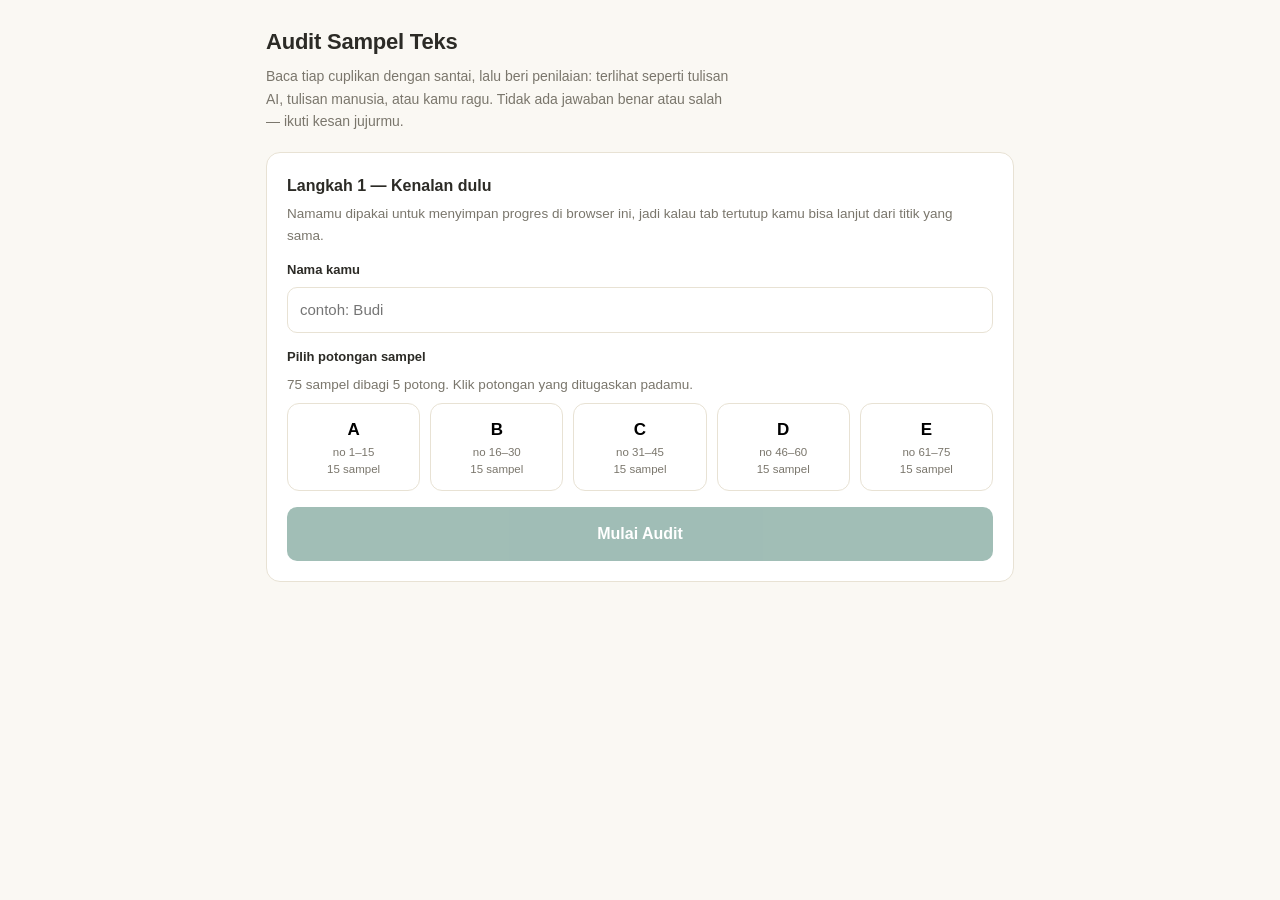
<file: tools/audit-guest.html>
<!DOCTYPE html>
<html lang="id">
<head>
<meta charset="utf-8">
<meta name="viewport" content="width=device-width, initial-scale=1">
<title>Audit Sampel Teks — Reviewer Tamu</title>
<style>

  :root {
    --bg: #faf8f3;
    --card: #ffffff;
    --ink: #2c2b26;
    --muted: #7a766c;
    --line: #e8e2d4;
    --accent: #2f6f5e;
    --ai-bg: #fbf0d9;
    --ai-ink: #8a5a13;
    --ai-line: #e3c98a;
    --hu-bg: #e2f2e6;
    --hu-ink: #25703c;
    --hu-line: #a9d8b4;
    --ra-bg: #ececef;
    --ra-ink: #55565c;
    --ra-line: #c9c9cf;
  }
  * {
    box-sizing: border-box;
  }
  body {
    margin: 0;
    background: var(--bg);
    color: var(--ink);
    font-family: -apple-system, BlinkMacSystemFont, "Segoe UI", Roboto, "Helvetica Neue", Arial, sans-serif;
    font-size: 15px;
    line-height: 1.6;
  }
  .wrap {
    max-width: 780px;
    margin: 0 auto;
    padding: 24px 16px 80px;
  }
  .hero h1 {
    font-size: 22px;
    margin: 0 0 6px;
    letter-spacing: -.01em;
  }
  .hero p {
    margin: 0 0 20px;
    color: var(--muted);
    font-size: 14px;
    max-width: 60ch;
  }
  .card {
    background: var(--card);
    border: 1px solid var(--line);
    border-radius: 14px;
    padding: 20px;
    margin: 0 0 16px;
  }
  .card h2 {
    font-size: 16px;
    margin: 0 0 4px;
  }
  .sub {
    color: var(--muted);
    font-size: 13.5px;
    margin: 0 0 14px;
  }
  label.f-label {
    display: block;
    font-size: 13px;
    font-weight: 600;
    margin: 14px 0 6px;
  }
  input[type=text],
  textarea {
    width: 100%;
    border: 1px solid var(--line);
    border-radius: 10px;
    padding: 10px 12px;
    font: inherit;
    background: #fff;
    color: var(--ink);
  }
  input[type=text]:focus,
  textarea:focus {
    outline: 2px solid #bcd8cf;
    border-color: var(--accent);
  }
  textarea {
    resize: vertical;
    min-height: 56px;
  }
  .chunks {
    display: grid;
    grid-template-columns: repeat(5, 1fr);
    gap: 10px;
    margin-top: 8px;
  }
  .chunk {
    border: 1px solid var(--line);
    background: #fff;
    border-radius: 12px;
    padding: 12px 6px;
    cursor: pointer;
    text-align: center;
    font: inherit;
  }
  .chunk b {
    display: block;
    font-size: 17px;
  }
  .chunk small {
    display: block;
    color: var(--muted);
    font-size: 11.5px;
    line-height: 1.5;
  }
  .chunk.sel {
    border: 2px solid var(--accent);
    background: #eef6f2;
    padding: 11px 5px;
  }
  .chunk:hover {
    border-color: var(--accent);
  }
  .btn {
    display: inline-block;
    border: 0;
    border-radius: 10px;
    padding: 12px 20px;
    font: inherit;
    font-weight: 600;
    cursor: pointer;
    background: var(--accent);
    color: #fff;
  }
  .btn:disabled {
    opacity: .45;
    cursor: not-allowed;
  }
  .btn.ghost {
    background: #fff;
    color: var(--ink);
    border: 1px solid var(--line);
    font-weight: 500;
  }
  .btn.big {
    width: 100%;
    font-size: 16px;
    padding: 14px;
  }
  .btn.wa {
    background: #1faa53;
    text-decoration: none;
    text-align: center;
  }
  .rowbtns {
    display: flex;
    gap: 10px;
    margin-top: 16px;
  }
  .rowbtns .btn {
    flex: 1;
  }
  /* layar review */
  .sticky {
    position: sticky;
    top: 0;
    z-index: 20;
    background: rgba(250, 248, 243, .96);
    backdrop-filter: blur(4px);
    padding: 10px 0 12px;
    border-bottom: 1px solid var(--line);
    margin-bottom: 14px;
  }
  .sticky .top {
    display: flex;
    align-items: center;
    justify-content: space-between;
    gap: 10px;
  }
  .who {
    font-size: 13px;
    color: var(--muted);
  }
  .who b {
    color: var(--ink);
  }
  .bar {
    height: 4px;
    background: #e5e0d2;
    border-radius: 99px;
    margin-top: 8px;
    overflow: hidden;
  }
  .bar i {
    display: block;
    height: 100%;
    background: var(--accent);
    width: 0;
    border-radius: 99px;
    transition: width .25s ease;
  }
  .meta {
    display: flex;
    flex-wrap: wrap;
    gap: 8px;
    align-items: center;
    font-size: 13px;
    color: var(--muted);
    margin-bottom: 10px;
  }
  .pill {
    background: #f1ede1;
    border-radius: 99px;
    padding: 2px 10px;
    font-size: 12.5px;
    color: #5c584d;
  }
  .linkbtn {
    border: 0;
    background: none;
    color: var(--accent);
    font: inherit;
    font-size: 13px;
    cursor: pointer;
    text-decoration: underline;
    padding: 0;
  }
  .reader {
    font-size: 15px;
    line-height: 1.85;
    background: #fff;
    border: 1px solid var(--line);
    border-radius: 12px;
    padding: 18px;
    max-height: 340px;
    overflow: auto;
    white-space: pre-wrap;
    word-wrap: break-word;
  }
  .reader.full {
    max-height: none;
  }
  .toggletxt {
    margin: 8px 0 0;
  }
  .verdicts {
    display: grid;
    grid-template-columns: 1fr 1fr 1fr;
    gap: 10px;
    margin-top: 14px;
  }
  .v {
    border: 2px solid var(--line);
    border-radius: 12px;
    padding: 16px 8px;
    cursor: pointer;
    text-align: center;
    font: inherit;
    background: #fff;
    min-height: 76px;
  }
  .v b {
    display: block;
    font-size: 15.5px;
    margin-bottom: 2px;
  }
  .v small {
    font-size: 11.5px;
    color: var(--muted);
  }
  .v.ai.sel {
    background: var(--ai-bg);
    border-color: var(--ai-ink);
    color: var(--ai-ink);
  }
  .v.hu.sel {
    background: var(--hu-bg);
    border-color: var(--hu-ink);
    color: var(--hu-ink);
  }
  .v.ra.sel {
    background: var(--ra-bg);
    border-color: var(--ra-ink);
    color: var(--ra-ink);
  }
  .v.sel small {
    color: inherit;
  }
  .conf {
    display: flex;
    gap: 8px;
    margin-top: 6px;
  }
  .conf button {
    flex: 1;
    border: 1px solid var(--line);
    background: #fff;
    border-radius: 9px;
    padding: 8px;
    font: inherit;
    font-size: 13.5px;
    cursor: pointer;
  }
  .conf button.sel {
    border: 2px solid var(--accent);
    background: #eef6f2;
    padding: 7px;
    font-weight: 600;
  }
  .hint {
    font-size: 12px;
    color: var(--muted);
    margin-top: 12px;
    text-align: center;
  }
  kbd {
    background: #f1ede1;
    border: 1px solid #d8d2c0;
    border-radius: 5px;
    padding: 0 5px;
    font-size: 11.5px;
    font-family: inherit;
  }
  .toast {
    position: fixed;
    left: 50%;
    bottom: 26px;
    transform: translateX(-50%) translateY(20px);
    background: #2c2b26;
    color: #fff;
    font-size: 13.5px;
    padding: 10px 18px;
    border-radius: 99px;
    opacity: 0;
    pointer-events: none;
    transition: opacity .2s, transform .2s;
    z-index: 50;
  }
  .toast.show {
    opacity: 1;
    transform: translateX(-50%) translateY(0);
  }
  .nudge {
    font-size: 13px;
    color: #8a5a13;
    background: var(--ai-bg);
    border: 1px solid var(--ai-line);
    border-radius: 9px;
    padding: 8px 12px;
    margin-top: 10px;
    display: none;
  }
  .nudge.show {
    display: block;
  }
  /* layar selesai */
  .stat {
    display: flex;
    gap: 10px;
    margin: 12px 0;
  }
  .stat div {
    flex: 1;
    background: #f5f1e7;
    border-radius: 10px;
    padding: 10px;
    text-align: center;
  }
  .stat b {
    display: block;
    font-size: 20px;
  }
  .stat span {
    font-size: 12px;
    color: var(--muted);
  }
  #hasilJson {
    font-family: ui-monospace, Menlo, Consolas, monospace;
    font-size: 12px;
    min-height: 180px;
  }
  ol.steps {
    margin: 8px 0;
    padding-left: 20px;
    font-size: 14px;
  }
  ol.steps li {
    margin-bottom: 4px;
  }
  @media (max-width: 640px) {
    .chunks {
      grid-template-columns: repeat(5, 1fr);
      gap: 6px;
    }
    .chunk small {
      font-size: 10px;
    }
    .verdicts {
      grid-template-columns: 1fr;
    }
    .rowbtns {
      flex-direction: column;
    }
  }
</style>
</head>
<body>
<div class="wrap">

  <div class="hero">
    <h1>Audit Sampel Teks</h1>
    <p>Baca tiap cuplikan dengan santai, lalu beri penilaian: terlihat seperti tulisan AI, tulisan manusia, atau kamu ragu. Tidak ada jawaban benar atau salah — ikuti kesan jujurmu.</p>
  </div>

  <!-- LAYAR 1 : SETUP -->
  <section id="screen-setup">
    <div class="card">
      <h2>Langkah 1 — Kenalan dulu</h2>
      <p class="sub">Namamu dipakai untuk menyimpan progres di browser ini, jadi kalau tab tertutup kamu bisa lanjut dari titik yang sama.</p>
      <label class="f-label" for="nama">Nama kamu</label>
      <input
        type="text"
        id="nama"
        placeholder="contoh: Budi"
        autocomplete="off"
        maxlength="40"
      >
      <label class="f-label">Pilih potongan sampel</label>
      <p class="sub" style="margin-bottom:8px">75 sampel dibagi 5 potong. Klik potongan yang ditugaskan padamu.</p>
      <div class="chunks" id="chunks"></div>
      <p class="sub" id="resumeInfo" style="margin-top:10px"></p>
      <div class="rowbtns">
        <button class="btn big" id="btnStart" disabled>Mulai Audit</button>
      </div>
    </div>
  </section>

  <!-- LAYAR 2 : REVIEW -->
  <section id="screen-review" hidden>
    <div class="sticky">
      <div class="top">
        <div class="who"><b id="hWho">—</b><br><span id="hChunk">—</span></div>
        <div style="display:flex;gap:8px">
          <button class="btn ghost" id="btnExit" type="button">Ganti potongan</button>
          <button class="btn" id="btnTopNext" type="button">Simpan &amp; Lanjut</button>
        </div>
      </div>
      <div class="bar"><i id="barFill"></i></div>
    </div>

    <div class="card">
      <div class="meta">
        <span class="pill" id="mNo">—</span>
        <span class="pill" id="mId">—</span>
        <span class="pill" id="mSrc">—</span>
        <span class="pill" id="mLic">—</span>
        <a class="linkbtn" id="btnSrc" href="#" target="_blank" rel="noopener">Buka sumber &#8599;</a>
      </div>
      <div class="reader" id="reader"></div>
      <div class="toggletxt"><button class="linkbtn" id="btnToggle" type="button">Lihat semua teks</button></div>

      <label class="f-label">Menurutmu tulisan ini…</label>
      <div class="verdicts">
        <button class="v ai" id="vAI" type="button">
          <b>Tercetak AI</b>
          <small>kelihatan ditulis mesin</small>
        </button>
        <button class="v hu" id="vHu" type="button">
          <b>Tercetak manusia</b>
          <small>kelihatan ditulis orang</small>
        </button>
        <button class="v ra" id="vRa" type="button">
          <b>Ragu</b>
          <small>belum bisa memutuskan</small>
        </button>
      </div>

      <label class="f-label" for="note">Catatan (opsional)</label>
      <textarea id="note" rows="2" placeholder="Alasan singkat kalau ada — boleh dikosongkan"></textarea>

      <label class="f-label">Seberapa yakin?</label>
      <div class="conf" id="confBox">
        <button type="button" data-c="Low">Rendah</button>
        <button type="button" data-c="Med" class="sel">Sedang</button>
        <button type="button" data-c="High">Tinggi</button>
      </div>

      <div class="nudge" id="nudge">Pilih salah satu penilaian dulu ya, baru lanjut.</div>

      <div class="rowbtns">
        <button class="btn ghost" id="btnPrev" type="button">&#8592; Sebelumnya</button>
        <button class="btn" id="btnNext" type="button">Simpan &amp; Lanjut &#8594;</button>
      </div>
      <p class="hint">
        Pintasan: <kbd>1</kbd> = AI &nbsp;·&nbsp; <kbd>2</kbd> = manusia &nbsp;·&nbsp; <kbd>3</kbd> = ragu &nbsp;·&nbsp; <kbd>Enter</kbd> = lanjut<br>
        Di kolom catatan: <kbd>Enter</kbd> = lanjut, <kbd>Shift</kbd>+<kbd>Enter</kbd> = baris baru.
      </p>
    </div>
  </section>

  <!-- LAYAR 3 : SELESAI -->
  <section id="screen-done" hidden>
    <div class="card">
      <h2>Potonganmu selesai — terima kasih!</h2>
      <p class="sub" id="doneHello">Berikut ringkasan dan hasil penilaianmu.</p>
      <div class="stat">
        <div><b id="stTotal">0</b><span>total sampel</span></div>
        <div><b id="stFilled">0</b><span>sudah diisi</span></div>
        <div><b id="stLeft">0</b><span>sisa kosong</span></div>
      </div>
      <div id="gapBox" hidden>
        <div class="rowbtns" style="margin-top:0">
          <button class="btn ghost" id="btnGap" type="button">Kembali ke sampel yang belum diisi</button>
        </div>
      </div>
      <label class="f-label">Cara mengirim hasil</label>
      <ol class="steps">
        <li>Unduh file hasil, <b>atau</b> salin isi kotak di bawah.</li>
        <li>Kirim file / tempelannya ke FARAZ lewat WhatsApp atau Gmail.</li>
        <li>Selesai. Terima kasih banyak atas bantuanmu.</li>
      </ol>
      <div class="rowbtns">
        <a class="btn wa" id="btnWa" href="#" target="_blank" rel="noopener">Kirim via WhatsApp</a>
      </div>
      <div class="rowbtns">
        <button class="btn" id="btnCopy" type="button">Salin Hasil ke Clipboard</button>
        <button class="btn ghost" id="btnDl" type="button">Unduh File (.json)</button>
      </div>
      <p class="sub" id="copyMsg" style="margin-top:8px"></p>
      <label class="f-label" for="hasilJson">Hasil (bisa diseleksi manual dengan Ctrl+A)</label>
      <textarea id="hasilJson" readonly></textarea>
      <div class="rowbtns">
        <button class="btn ghost" id="btnBackSetup" type="button">Kembali ke awal</button>
      </div>
    </div>
  </section>

</div>
<div class="toast" id="toast">Tersimpan &#10003;</div>

<script>
"use strict";
const DATA = [{"no":1,"id":"wikih-0177","source":"idwiki-20211201","license":"CC BY-SA 3.0","url":"https://id.wikipedia.org/wiki/Pendapat_hukum","text":"Pendapat hukum atau opini hukum (bahasa Latin: ius opinion) adalah pandangan yang dikaji baik secara partial, inpartial, gradual, maupun krusial, khusus menyangkut ketimpang tindihan pelaksanaan peraturan hukum. Menurut Ery Agus Priyonjo dan Kornelius Benuf, pendapat hukum adalah jawaban seorang sarjana hukum mengenai pertanyaan yang ditanyakan oleh klien saat mereka menghadapi persoalan hukum yang bentuknya adalah tertulis. Pendapat hukum ini dapat menjadi sumber hukum (doktrin) apabila dipakai oleh hakim untuk menemukan hukum (rechtvinding). Dalam negara bersistem hukum Common Law (Anglo Saxon) dikenal istilah legal opinion dan dalam negara dengan sistem hukum Civil Law (Europa Continental) dikenal istilah legal critics.\nPendapat hukum ini juga diartikan dalam Black's Law Dictionary sebagai: sekumpulan dokumen tertulis yang dijadikan pedoman aplikasi bagi para pengacara atau pengertian pendapat hukum yang berkaitan dengan berbagai masalah hukum dari para pihak terkait sesuai dengan fakta faktanya. Seorang Pengacara bisa saja secara pribadi mewakili berbagai aspek peraturan entitas hukum yang mengatur tentang hal itu. Salah satu pihak berhak untuk menyakinkan pendapat hukum, tergantung dari faktor-faktor identitas para pihak terkait yang dibuat oleh seorang Pengacara melalui pendapat hukum dan Undang- Undang yang mengaturnya.\nOpini hukum ini disajikan dalam kepentingan praktis, perosalan hukum klien yang dibawa ke penyelesaian non-litigasi, maupun penyelesaian hukum litigasi. Perlu diketahui juga bahwasannya hukum tidak terbentuk secara tunggal, melakukan ada kompleksitas di dalamnya melalui kepentingan-kepentingan yang spektrumnya sangat beragam.\nMenurut Satjipto Rahardjo, hukum itu dibuat secara sosio-politis, maksudnya adalah gagasan–gagasan masyarakat yang menginginkan sesuatu hal diatur oleh hukum, gagasan tersebut diolah oleh mereka sendiri, dikritik, dibicarakan, dan dipertahankan oleh masyarakat dari berbagai kepentingan.\nReferensi","mateId":null,"mateText":null},{"no":2,"id":"m4pr1h-0053","source":"m4-peerread-chatgpt","license":"CC-BY-NC-SA (via paper M4 Wang et al. 2023 arXiv:2305.14908 + syarat M4GT-Bench/SemEval-2024 Task 8 arXiv:2404.14183; riset non-komersial + sitasi wajib; file LICENSE tidak ada di repo M4 - dasar lisensi via paper, bukan klaim repo)","url":"https://raw.githubusercontent.com/mbzuai-nlp/M4/main/data/peerread_chatgpt.jsonl","text":"EDIT: Updated score. See additional comment.\n\nI quite like the main idea of the paper, which is based on the observation in Sec. 3.0 - that the authors find many predictable patterns in the independent evolution of weights during neural network training. It is very encouraging that a simple neural network can be used to speed up training by directly predicting weights.\n\nHowever the technical quality of the current paper leaves much to be desired, and I encourage the authors to do more rigorous analysis of the approach. Here are some concrete suggestions:\n\n- The findings in Section 3.0 which motivate the approach, should be clearly presented in the paper. Presently they are stated as anecdotes.\n\n- A central issue with the paper is that the training of the Introspection network I is completely glossed over. How well did the training work, in terms of training, validation/test losses? How well does it need to work in order to be useful for speeding up training? These are important questions for anyone interested in this approach.\n\n- An additional important issue is that of baselines. Would a simple linear/quadratic model also work instead of a neural network? What about a simple heuristic rule to increase/decrease weights? I think it's important to compare to such baselines to understand the complexity of the weight evolution learned by the neural network.\n\n- I do not think that default tensorflow example hyperparameters should be used, as mentioned by authors on OpenReview. There is no scientific basis for using them. Instead, first hyperparameters which produce good results in a reasonable time should be selected as the baseline, and then added the benefit of the introspection network to speed up training (and reaching a similar result) should be shown.\n\n- The authors state in the discussion on OpenReview that they also tried RNNs as the introspection network but it didn't work with small state size. What does \"didn't work\" mean in this context? Did it underfit? I find it hard to imagine that a large state size would be required for this task. Even if it is, that doesn't rule out evaluation due to memory issues because the RNN can be run on the weights in 'mini-batch' mode. In general, I think other baselines are more important than RNN.\n\n- A question about jump points: \nThe I is trained on SGD trajectories. While using I to speed up training at several jump points, if the input weights cross previous jump points, then I gets input data from a weight evolution which is not from SGD (it has been altered by I). This seems problematic but doesn't seem to affect your experiments. I feel that this again highlights the importance of the baselines. Perhaps I is doing something extremely simple that is not affected by this issue.\n\nSince the main idea is very interesting, I will be happy to update my score if the above concerns are addressed.","mateId":null,"mateText":null},{"no":3,"id":"oah-0061","source":"openalex","license":"cc-by","url":"https://doi.org/10.22219/jppg.v1i1.12462","text":"Pemerintah memberlakukan kebijakan pembelajaran daring untuk memperlambat penyebaran COVID-19, pola itu menuntut peran guru. Artikel ini bertujuan mereview bagaimana guru di masa pandemi, yang difokuskan pada aspek pembelajaran daring (pelaksanaan, tantangan, dan solusi). Penulisan artikel ini menggunakan metode studi perbadingan literatur. Penulis menelusuri literatur primer secara daring, yang memiliki kriteria valid dan bereputasi baik. Analisis data menggunakan paradigma analisis konten. Hasil review menunjukkan bahwa guru melaksanakan kebijakan pemerintah melalui pembelajaran daring. Berbagai flatform digunakan dalam pembelajaran daring. Berbagai respon positif disampaikan peserta didik terkait pembelajaran daring. Namun demikian pelaksanaan pembelajaran daring memiliki tantangan/kendala, baik dari aspek sumber daya manusia, sarana-prasarana, dan teknis implementasi. Sebagai rekomendasi ke depan, dibutuhkan kemitraan publik dan keterlibatan banyak pihak secara berkelanjutan. Kompetensi dan keterampilan guru harus terus diperkaya, didukung oleh kebijakan sekolah yang mendorong guru terus belajar. Pihak terkait juga perlu mengevaluasi pembelajaran daring tersebut agar tujuan pembelajaran dapat tercapai secara optimal. Beban belajar peserta didik tentunya harus diperhitungkan, terukur, baik secara materi maupun waktu. Guru tidak boleh semata-mata memberikan tugas, tetapi harus memperhitungkan secara matang. Guru tidak boleh lupa untuk mengapresiasi capaian peserta didik. Kurikulum yang fleksibel dan siap menghadapi pandemi juga dibutuhkan.","mateId":null,"mateText":null},{"no":4,"id":"wikih-0060","source":"idwiki-20211201","license":"CC BY-SA 3.0","url":"https://id.wikipedia.org/wiki/Kabinet_Republik_Maluku_Selatan","text":"Kabinet Republik Maluku Selatan atau Kabinet RMS adalah kabinet yang dibentuk hasil dari pembentukan Republik Maluku Selatan oleh presiden pertamanya Johanis Hermanus Manuhutu pada 25 April 1950.\nAnggota\nPenangkapan\nJohannes Manuhutu dan 13 menterinya disidangkan di pengadilan militer di Yogyakarta yang dipimpin oleh Hakim Overste Tituler Salatun. Sidang pengadilan terhadap mereka berlangsung sejak 1 Maret hingga 8 Juni 1955.\nSalah satu tahanan yang menjabat sebagai Menteri PPK, Titulepta meninggal dunia dalam tahanan militer di Yogyakarta sebelum disidangkan karena komplikasi penyakit jantung, ginjal dan hooge bloeddruk yang dideritanya. Ia sempat dirawat di rumah sakit tentara Yogyakarta sebelum meninggal dunia.\nBerikut rincian penangkapan 14 tahanan yang merupakan pejabat di Republik Maluku Selatan:\nReferensi","mateId":null,"mateText":null},{"no":5,"id":"wikih-0192","source":"idwiki-20211201","license":"CC BY-SA 3.0","url":"https://id.wikipedia.org/wiki/Kegubernuran_di_Yordania","text":"Yordania terbagi menjadi 12 kegubernuran (muhafazah) oleh sistem pembagian administrasi Kementerian Dalam Negeri. Pada tahun 1994, dibentuklah 4 kegubernuran baru: Jerash, Ajloun, Madaba dan Aqaba. Kegubernuran Jerash dan Kegubernuran Ajloun merupakan pecahan dari Kegubernuran Irbid, Kegubernuran Madaba merupakan pecahan dari Kegubernuran Amman dan Kegubernuran Aqaba merupakan pecahan dari Kegubernuran Ma'an\nGeografi\nSecara geografis, kegubernuran-kegubernuran di Yordania terletak di 3 wilayah: Wilayah Utara, Wilayah Tengah dan Wilayah Selatan. Ketiga wilayah geografis ini tidak terbagi sesuai wilayah atau populasi namun sesuai dengan hubungan geografis dan jarak antara pusat populasi. Wilayah Selatan dengan Wilayah Tengah dibatasi dengan Gunung Moab di Kegubernuran Karak. Pusat populasi di Wilayah Tengah dan Wilayah Utara dibatasi secara geografis oleh sebuah gunung di Kegubernuran Jerash. Secara sosial, pusat populasi di Amman, Salt, Zarqa dan Madaba secara bersama sebagai wilayah metropolitan yang besar dengan interaksi bisnis di kota-kota tersebut, dibawah pengaruh Amman, adapun kota Jerash, Ajloun dan Mafraq secara umum terpengaruh oleh kota Irbid.\nLihat pula\nReferensi","mateId":null,"mateText":null},{"no":6,"id":"m4h-0035","source":"m4-id-newspaper","license":"CC-BY-NC-SA-4.0 (klaim per syarat SemEval-2024 Task 8 / M4GT-Bench; TIDAK TERVERIFIKASI di repo M4 — wajib review)","url":"https://raw.githubusercontent.com/mbzuai-nlp/M4/main/data/id-newspaper_chatGPT.jsonl","text":"JAKARTA - Partai Gerindra melakukan penggalangan dana lewat gerakan yang dinamakan Galang Perjuangan lewat aplikasi Telegram. Gerakan ini diumumkan langsung oleh Ketua Umum Partai Gerindra sekaligus calon presiden (capres) Prabowo Subianto melalui video yang diunggah ke Facebook pada Jumat 22 Juni 2018. Gerakan ini dinilai sebagai strategi Partai Gerindra untuk menarik simpati publik untuk Pemilu 2019 mendatang. Sampai dengan Minggu 24 Juni 2018 pukul 18.27 WIB, dana yang terkumpul berdasarkan pengumuman di admin @GalangPerjuangan di Telegram sudah hampir mencapai Rp 300 juta. “Biaya pasti dibutuhkan, tapi mendapatkan simpati dari masyarakat jauh lebih penting,” kata pengamat komunikasi politik Universitas Paramadia Hendri Satrio kepada KORAN SINDO di Jakarta, Minggu 24 Juni 2018. Menurut Hendri, strategi penggalangan dana ini cukup ampuh untuk menarik simpati publik. Gerindra dinilainya tengah mencoba mengubah citra Prabowo tidak seperti pada Pemilu 2014. Kali ini, Prabowo tidak menampilkan sosok yang super sebagaimana pemilu lalu, tapi lebih kepada sosok yang merangkul kalangan bawah. “Kali ini dia (Prabowo- red ) lebih merangkul, mengajak lebih banyak rakyat untuk berpartisipasi,” ujarnya. Namun demikian, lanjut Hendri, strategi ini bukan hal baru. Cara seperti ini sudah populer di Amerika Serikat dan Eropa. Bahkan sudah pernah dilakukan oleh Jokowi dan Jusuf Kalla pada Pemilu 2014 lalu. “Jadi yang dilakukan prabowo ini wajar dan bukan hal baru,” katanya. Sekretaris Jenderal Partai Gerindra Ahmad Muzani mengatakan, Galang Perjuangan merupakan upaya yang dilakukan Gerindra untuk menggalang dana dari internal maupun dari publik yang bersimpati dengan perjuangan Gerindra dan Prabowo. Menurut dia, jumlah donasi tidak ditentukan, tergantung kerelaan donatur. “Dana itu akan kami gunakan untuk perjuangan politik kami menghadapi perjuangan yang akan datang,” kata Muzani kepada wartawan di Jakarta.","mateId":null,"mateText":null},{"no":7,"id":"oah-0001","source":"openalex","license":"cc-by","url":"https://doi.org/10.21831/nominal.v6i1.14330","text":"Abstrak : Pentingnya Literasi Keuangan Bagi Pengelolaan Keuangan Pribadi. Literasi keuangan merupakan kebutuhan dasar bagi setiap orang agar terhindar dari masalah keuangan. Kesulitan keuangan bukan hanya fungsi dari pendapatan semata (rendahnya pendapatan), kesulitan keuangan juga dapat muncul jika terjadi kesalahan dalam pengelolaan keuangan (miss-management) seperti kesalahan penggunaan kredit, dan tidak adanya perencanaan keuangan. Literasi keuangan (financial literacy) yang kian mendapatkan perhatian di banyak negara maju semakin menyadarkan betapa kepada kita betapa pentingnya tingkat ‘melek’ keuangan. Di beberapa negara, literasi keuangan bahkan sudah dicanangkan menjadi program nasional. Hasil riset secara umum menunjukkan bahwa masih terjadi tingkat literasi keuangan yang rendah di negara-negara maju dan terlebih lagi di negara-negara sedang berkembang termasuk Indonesia. Kondisi ini merupakan problem yang cukup serius mengingat literasi keuangan berpengaruh positif terhadap inklusi dan perilaku keuangan.","mateId":null,"mateText":null},{"no":8,"id":"oah-0018","source":"openalex","license":"cc-by-sa","url":"https://doi.org/10.33369/jsn.5.1.65-76","text":"Era globalisasi dapat menimbulkan perubahan pola hidup masyarakat yang lebih modern. Akibatnya masyarakat cenderung untuk memilih kebudayaan baru yang dinilai lebih praktis dibandingkan dengan budaya lokal. Salah satu faktor yang menyebabkan budaya lokal dilupakan dimasa sekarang adalah; kurangnya generasi penerus yang memiliki minat untuk belajar dan mewarisi kebudayaanny sendiri. Oleh karena itu, penulisan artikel ini bertujuan untuk memaparkan tentang upaya melestarikan budaya Indoesia di era globalisasi. Metode yang digunakan dalam tulisan ini adalah kualitatif dengan teknik studi pustaka dalam mengumpulkan data. Menurut Maliowski, Budaya yang lebih tinggi dan aktif akan mempengaruhi budaya yang lebih rendah dan pasif melalui kontak budaya. Teori Malinowski ini sangat nampak dalam pergeseran nilai-nilai budaya kita yang condong ke Barat. Dalam era globalisasi informasi menjadi kekuatan yang sangat dahsyat dalam mempengaruhi pola pikir manusia. Untuk mengatasi hal ini, perlu kesadaran akan pentingnya budaya lokal sebagai jati diri bangsa. Kewajiban bagi setiap lapisan masyarakat untuk mempertahankannya, dimana peran generasi muda sangat diharapkan untuk terus berusaha mewarisi budaya lokal dan akan menjadi kekuatan bagi eksistensi budaya lokal itu sendiri walaupun diterpa arus globalisasi. Upaya dalam Menjaga dan melestarikan budaya Indonesia dapat dilakukan dengan dua cara. yaitu; Culture Experience dan Culture Knowledge. Kata Kunci: Melestarikan, budaya nasional, globalisasi.","mateId":null,"mateText":null},{"no":9,"id":"oah-0051","source":"openalex","license":"cc-by-nc","url":"https://doi.org/10.21043/edukasia.v8i2.757","text":"Pendidikan karakter merupakan langkah sangat penting dan strategis dalam membangun kembali jati diri bangsa dan menggalang pembentukan masyarakat Indonesia baru. Pendekatan dalam penelitian ini adalah studi kepustakaan. Hasil kajian ini menunjukkan bahwa membentuk siswa yang berkarakter bukan suatu upaya mudah dan cepat. Hal tersebut memerlukan upaya terus menerus dan refleksi mendalam untuk membuat rentetan (Moral Choice) keputusan moral yang harus ditindaklanjuti dengan aksi nyata, sehingga menjadi hal yang praktis dan reflektif. Diperlukan sejumlah waktu untuk membuat semua itu menjadi (custom) kebiasaan dan membentuk watak atau tabiat seseorang. Karakter pendidikan harus melibatkan berbagai pihak, di keluarga dan rumah tangga, lingkungan sekolah, dan masyarakat. Hal ini merupakan langkah utama yang harus dilakukan ialah menyambung kembali hubungan dan jaringan pendidikan yang nyaris putus diantara ketiga lingkungan pendidikan tersebut. Pembentukan sifat dan karakter pendidikan tidak akan pernah berhasil selama diantara ketiga lingkungan pendidikan tidak ada keharmonisan dan kesinambungan. Melihat kenyataan ini, membentuk karakter siswa yang berkualitas diperlukan pengaruh yang kuat dari keluarga, sekolah, dan mayarakat. Kata kunci: peran keluarga, sekolah, masyarakat, karakter ROLE OF THE FAMILY, SCHOOL AND SOCIETY IN CREATING A QUALITY CHARACTER. Character education is a very important and strategic step in the rebuilding of national identity and mobilize the formation of new Indonesian society. This study uses library research. The result of this study is that forming character of students is not an easy and quick effort. It requires continuous effort and deep reflection to make a series of Moral Choice (moral judgment) that must be followed up with concrete action, so that it becomes practical and reflective. The necessary amount of time to make it into a custom (habit) and establish a character or a person’s character. Character education should involve various stakeholders, in the family and household, school, and community. This is a major step that must be done is to reconnect the relationship and educational networks that breaking point between the third educational environment. The formation of the nature and character education will never succeed as long as the third among the educational environment there is no harmony and continuity. Keywords: The role of family, school, community, character","mateId":null,"mateText":null},{"no":10,"id":"oah-0096","source":"openalex","license":"cc-by-sa","url":"https://doi.org/10.33603/jnpm.v2i1.1027","text":"Abstrak. Adversity quotient dan kemampuan pemecahan masalah matematis menjadi salah satu faktor dalam pencapaian tercapainya tujuan pendidikan matematika. Penelitian ini bertujuan untuk mendeskripsikan kemampuan pemecahan masalah matematis dan adversity quotient dalam menyelesaikan soal cerita mengenai keliling dan luas bangun datar. Metode penelitian yang digunakan adalah metode deskriptif kualitatif. Subjek penelitian ini adalah 35 siswa di kelas VIII-B di salah satu SMP di Kabupaten Bandung Barat. Hasil dari penelitian menunjukan bahwa (1) Kemampuan pemecahan masalah matematika siswa SMP pada materi keliling dan luas persegi panjang dengan pembelajaran open ended mencapai ketuntasan belajar; (2) Siswa AQ quitters dalam memecahkan masalah mampu memahami masalah dengan menuliskan apa yang diketahui dan apa yang ditanyakan dan menjelaskan masalah dengan kalimat sendiri; (3) Siswa AQ campers dalam memecahkan masalah mampu melaksanakan tiga tahapan Polya yaitu memahami masalah, merencanakan pemecahan, dan melaksanakan rencana; Siswa AQ climbers dalam memecahkan masalah mampu melaksanakan keempat tahap Polya yaitu mampu memahami masalah, merencanakan pemecahan masalah, menyelesaikan masalah melalui strategi pemecahan masalah, serta memeriksa kembali hasil dan proses dan menyimpulkan hasil penyelesaian. Kata Kunci: Adversity quotient, Open Ended , Pemecahan Masalah Matematis. Abstract. Adversity quotient and mathematical problem solving ability become one of the factors in achieving the goal of mathematics education. This study aims to describe the ability to solve mathematical problems and adversity quotient in solving the story about the circumference and the area of flat wake. The research method used is qualitative descriptive method. The subject of this research is 35 students in class VIII-B in one of junior high school in West Bandung regency. The result of the research shows that (1) the ability of problem solving of mathematics of junior high school students on material around and rectangular area with open ended learning achieve learning mastery; (2) AQ quitters students in solving problems are able to understand the problem by writing down what is known and what is being asked and explaining the problem with their own sentences; (3) AQ campers students in solving problems are able to carry out three stages of Polya namely understanding the problem, planning the solution, and implementing the plan; AQ climbers students in solving problems are able to implement the four stages of Polya that is able to understand the problem, plan problem solving, solve problems through problem solving strategies, and re-examine the results and processes and conclude the outcome. Keywords. Adversity quotient, Open Ended, Mathematical Problem Solving","mateId":null,"mateText":null},{"no":11,"id":"m4pr2h-0077","source":"m4-peerread-llama","license":"CC-BY-NC-SA (via paper M4 Wang et al. 2023 arXiv:2305.14908 + syarat M4GT-Bench/SemEval-2024 Task 8 arXiv:2404.14183; riset non-komersial + sitasi wajib; file LICENSE tidak ada di repo M4 - dasar lisensi via paper, bukan klaim repo)","url":"https://raw.githubusercontent.com/mbzuai-nlp/M4/main/data/peerread_llama.jsonl","text":"CONTRIBUTIONS\nWhen training LSTMs, many of the intermediate gradients are close to zero due to the flat shape of the tanh and sigmoid nonlinearities far from the origin. This paper shows that rounding these small gradients to zero results in matrices with up to 80% sparsity during training, and that training character-level LSTM language models with this sparsification does not significantly change the final performance of the model. The authors argue that this sparsity could be exploited with specialized hardware to improve the energy efficiency and speed of recurrent network training.\n\nNOVELTY\nThresholding gradients to induce sparsity and improve efficiency in RNN training is a novel result to my knowledge.\n\nMISSING CITATIONS\nPrior work has explored low-precision arithmetic for recurrent neural network language models:\n\nHubara et al, “Quantized Neural Networks: Training Neural Networks with\nLow Precision Weights and Activations”,","mateId":null,"mateText":null},{"no":12,"id":"oah-0075","source":"openalex","license":"cc-by","url":"https://doi.org/10.30870/gpi.v1i2.9405","text":"Penelitian ini bertujuan untuk mengeksplorasi pembelajaran daring dan pembelajaran luring dapat berjalan dengan baik, agar tujuan pendidikan bisa tercapai. Penelitian ini merupakan penelitian kualitatif fenomenologi untuk mencari tahu bagaimana penerapan pembelajaran daring dan pembelajaran luring di salah satu SMA di Kabupaten Ogan Komering Ulu Timur, Sumatera Selatan, Indonesia. Langkah-langkah penelitian ini meliputi perencanaan tindakan, pelaksanaan tindakan, tahap pengamatan, dan tahap refleksi. Dari hasil penelitian terdapat ada beberapa kendala dalam pelaksanaannya akan tetapi bisa diselesaikan dengan baik oleh guru demi mencerdaskan perserta didik. Baik sistem pembelajaran daring dan luring diharapkan guru dapat kreatif dalam mendidik peserta didik, supaya keberhasilan pembelajaran bisa tercapai dengan baik atau efektif. Penelitian ini memberikan informasi bahwa guru sebenarnya lebih memilih pembelajaran luring di mana bisa berinteraksi dengan siswa, dan juga siswa lebih menyukai pembelajaran luring dengan adanya tatap muka","mateId":null,"mateText":null},{"no":13,"id":"m4pr1h-0054","source":"m4-peerread-chatgpt","license":"CC-BY-NC-SA (via paper M4 Wang et al. 2023 arXiv:2305.14908 + syarat M4GT-Bench/SemEval-2024 Task 8 arXiv:2404.14183; riset non-komersial + sitasi wajib; file LICENSE tidak ada di repo M4 - dasar lisensi via paper, bukan klaim repo)","url":"https://raw.githubusercontent.com/mbzuai-nlp/M4/main/data/peerread_chatgpt.jsonl","text":"The authors propose a recurrent neural network architecture that is able to output more accurate long-term predictions of several game environments than the current state-of-the-art.\nThe original network architecture was inspired by inability of previous methods to accurately predict many time-steps into the future,\nand their inability to jump directly to a future prediction without iterating through all intermediate states.\nThe authors have provided an extensive experimental evaluation on several benchmarks with promising results.\nIn general the paper is well written and quite clear in its explanations.\nDemonstrating that this kind of future state prediction is useful for 3D maze exploration is a plus.\n\n# Minor comments:\n`jumpy predictions have been developed in low-dimensional observation spaces' - cite relevant work in the paper.\n\n# Typos\nSection 3.1 - `this configuration is all experiments'","mateId":null,"mateText":null},{"no":14,"id":"oah-0099","source":"openalex","license":"cc-by-sa","url":"https://doi.org/10.15408/sjsbs.v7i6.15247","text":"Wabah Corona Virus Disease atau lebih dikenal dengan nama virus korona atau covid-19 yang pertama kali terdeteksi muncul di cina tepatnya di Kota Wuhan Tiongkok pada akhir tahun 2019, mendadak menjadi teror mengerikan bagi masyarakat dunia, terutama setelah merenggut nyawa ratusan orang dalam waktu yang relatif singkat. Hampir kurang lebih 200 Negara di Dunia terjangkit virus korona termasuk Indonesia. Berbagai upaya dalam rangka pencegahan, pengobatan dan sebagainya pun telah dilakukan dalam mencegah penyebaran virus corona, hingga lockdown dan social distancing di kota-kota besar sudah dilakukan untuk memutus rantai penyebaran virus korona. Dalam Islam wabah virus korona ini merupakan sebuah ujian bagi suatu kaum agar selalu mendekatkan diri kepada Allah SWT. Islam juga mengajarkan istilah lockdown dan social distancing dalam rangka pencegahan penularan penyakit, sebagian para ulama menyebutkan Istilah penyakit ini disebut dengan Tho’un yaitu wabah yang mengakibatkan penduduk sakit dan berisiko menular.","mateId":null,"mateText":null},{"no":15,"id":"oah-0098","source":"openalex","license":"cc-by-sa","url":"https://doi.org/10.32812/jibeka.v11i2.45","text":"Perkembangan teknologi informasi yang berkembang sangat pesat saat ini berpengaruh bagi masyarakat dalam mendukung berbagai kegiatan bisnis baik besar maupun kecil agar dapat dikenal secara global. Dampak yang paling nyata adalah selain dikenal juga dapat meningkatkan volume penjualan dan profit. Digital Marketing adalah salah satu media pemasaran yang sangat besar memberikan pengaruh. Dengan menggunakan digital marketing dalam hal ini adalah sosial media, ibu-ibu PKK di RW 02 Randuagung Singosari Malang memasarkan hasil indutri rumahan berupa kerajinan tangan tas dari bungkus minuman instan. Awalnya kegiatan ini hanya sebagai pengisi waktu luang, tetapi saat ini justru menjadi kegiatan utama sebagai penambah perputaran ekonomi dalam rumah tangga. Dahulu kegiatan penjualan hasil industri ini secara konvesional maupun tradisiona, mereka membuat produk hanya berdasarkan pesanan. Tetapi setelah mengenal adanya sosial media ibu-ibu PKK ini sudah mulai menerima banyak pesanan, sehingga volume penjualan semakin meningkat pesat dibandingkan saaat penjualan dengan cara lama. Digital marketing dipandang sebagai media yang paling baik sebagai sarana promosi yang paling efektif dan efisien serta mampu meningkatkan volume penjualan yang signifikan, dari pendapatan perbulan bersih Rp. 1.000.000,- s.d. Rp. 1.500.000,- sekarang bisa mencapai Rp. 2.000.000 s.d. 3.500.000,- (100%).","mateId":null,"mateText":null},{"no":16,"id":"wikih-0190","source":"idwiki-20211201","license":"CC BY-SA 3.0","url":"https://id.wikipedia.org/wiki/Kampanye_pengepungan_kelima_melawan_Jiangxi_Soviet","text":"Kampanye pengepungan kelima melawan Jiangxi Soviet adalah serangkaian pertempuran yang terjadi selama Perang Saudara Tiongkok dari 25 September 1933 hingga Oktober 1934 antara Chiang Kai-shek (nasionalis) dengan komunis Tiongkok. Selama kampanye ini, Kuomintang berhasil menyerbu komunis Republik Soviet Tiongkok dan memaksa komunis melarikan diri, sebuah peristiwa yang kemudian disebut Mars Panjang. Chiang Kai-shek dan Kuomintang menyebut kampanye ini adalah kampanye pengepungan kelima (; pinyin: dì wǔ cì wéijiǎo), sedangkan Tentara Pembebasan Rakyat komunis menamakannya sebagai kampanye kontra-pengepungan kelima di Soviet Tengah (; pinyin:zhōngyāng Sūqū dì wǔ cì fǎnwéijiǎo) atau disebut juga kampanye kontra-pengepungan kelima di Pangkalan Revolusioner Pusat (; pinyin: Zhōngyāng gémìng gēnjùdì dì wǔ cì fǎnwéijiǎo) atau kampanye pemusnahan kelima.\nReferensi","mateId":null,"mateText":null},{"no":17,"id":"m4pr2h-0083","source":"m4-peerread-llama","license":"CC-BY-NC-SA (via paper M4 Wang et al. 2023 arXiv:2305.14908 + syarat M4GT-Bench/SemEval-2024 Task 8 arXiv:2404.14183; riset non-komersial + sitasi wajib; file LICENSE tidak ada di repo M4 - dasar lisensi via paper, bukan klaim repo)","url":"https://raw.githubusercontent.com/mbzuai-nlp/M4/main/data/peerread_llama.jsonl","text":"This paper proposes a novel method for extracting rule-based classifiers from trained LSTM models. The proposed method is applied to a factoid question-answering task, where it is demonstrated that the extracted rules perform comparatively to the original LSTM. The analysis of the extracted rules illustrate the features the LSTM model picks up on.\n\nAnalyzing and visualizing the computations carried out by RNNs in order to understand the functions they compute is an important direction of research. This sort of analysis will help us understand the pitfalls of RNNs, and how we can improve them. Although the approach taken is relatively inflexible - each rule is defined as an ordered sequence of words - the authors experiment with three different scores for picking salient words (state-difference, cell-difference and gradient) and their approach yields comparable performance, which suggests that the extracted rules mimic the RNN closely. The results are also somewhat surprising, since most of the rules consist only of two or three words.\n\nIt would have been interesting to try extend the approach on other natural language processing tasks, such as machine translation. Presumably the rules learned here will be quite different.\n\nOther comments:\n- Eq. (12) is over-parametrized with two vectors $P$ and $Q$. The same function can be computed with a single vector. This becomes clear when you divide both the numerator and denominator by $e^{P h_t}$.\n- Section 4.1. Is it correct that this section is focused on the forward LSTM? If so, please clarify it in the text.\n- In Eq. (13), define $c_0 = 0$.\n- Eq. (13) is exactly the same as Eq. (15). Is there a mistake?\n- In Table 1, third column should have word \"film\" highlighted.\n- \"are shown in 2\" -> \"are shown in Table 2\".\n- Since there are some problems representing numbers, it may help to replace each digit with the hashtag symbol #.","mateId":null,"mateText":null},{"no":18,"id":"oah-0053","source":"openalex","license":"cc-by-sa","url":"https://doi.org/10.15294/kreano.v3i1.2613","text":"Akhir-akhir ini beberapa mahasiswa dalam menyusun skripsi atau tesisnya berkaitan dengan penelitian pengembangan. Beberapa mahasiswa dalam menyusun desain penelitian pengembangan perangkat pembelajaran menggunakan model Four-D yang meliputi langkah-langkah: define, design, develop, dan disseminate; menggunakan model Plomp yang meliputi langkah-langkah: prelimenary investigation; design; realization/construction; test, evaluation and revision; dan implementation; dan beberapa mahasiswa lainnya menggunakan model pengembangan perangkat pembelajaran selain dari dua model tersebut. Namun, masih banyak mahasiswa yang kurang memahami dan tepat dalam memaknai dan mendiskripsikan langkah-langkah kegiatan yang terkandung dalam model pengembangan perangkat pembelajaran yang dipilih. Studi ini merupakan analisis terhadap desain model pengembangan perangkat pembelajaran, dimaksudkan untuk memperluas ide dan wawasan mahasiswa sehingga diharapkan dapat melakukan analisis dan mengaplikasikannya dalam desain penelitiannya, khusunya pada penelitian pengembangan. Fokus dari tulisan ini adalah diskripsi hasil analisis dari kegiatan yang terkandung dalam langkah-langkah atau fase-fase model Four-D dan model Plomp. Mahasiswa diharapkan dapat melakukan analisis terhadap desain model penelitian pengembangan lainnya, dan memodifikasi berdasar analisis ilmiah yang logis sesuai dengan penelitiannya. Di samping itu, dalam artikel ini disajikan alternatif uji kualitas prototipe hasil pengembangan.","mateId":null,"mateText":null},{"no":19,"id":"m4pr2h-0059","source":"m4-peerread-llama","license":"CC-BY-NC-SA (via paper M4 Wang et al. 2023 arXiv:2305.14908 + syarat M4GT-Bench/SemEval-2024 Task 8 arXiv:2404.14183; riset non-komersial + sitasi wajib; file LICENSE tidak ada di repo M4 - dasar lisensi via paper, bukan klaim repo)","url":"https://raw.githubusercontent.com/mbzuai-nlp/M4/main/data/peerread_llama.jsonl","text":"This paper proposes a model that is able to infer a program from input/output example pairs, focusing on a restricted domain-specific language that captures a fairly wide variety of string transformations, similar to that used by Flash Fill in Excel.  The approach is to model successive “extensions” of a program tree conditioned on some embedding of the input/output pairs.  Extension probabilities are computed as a function of leaf and production rule embeddings — one of the main contributions is the so-called “Recursive-Reverse-Recursive Neural Net” which computes a globally aware embedding of a leaf by doing something that looks like belief propagation on a tree (but training this operation in an end-to-end differentiable way).\n\nThere are many strong points about this paper.  In contrast with some of the related work in the deep learning community, I can imagine this being used in an actual application in the near future.  The R3NN idea is a good one and the authors motivate it quite well.  Moreover, the authors have explored many variants of this model to understand what works well and what does not.  Finally, the exposition is clear (even if it is a long paper), which made this paper a pleasure to read.  Some weaknesses of this paper: the results are still not super accurate, perhaps because the model has only been trained on small programs but is being asked to infer programs that should be much longer.  And it’s unclear why the authors did not simply train on longer programs…  It also seems that the number of I/O pairs is fixed?  So if I had more I/O pairs, the model might not be able to use those additional pairs (and based on the experiments, more pairs can hurt…).  Overall however, I would certainly like to see this paper accepted at ICLR.\n\nOther miscellaneous comments:\n* Too many e’s in the expansion probability expression — might be better just to write “Softmax”.\n* There is a comment about adding a bidirectional LSTM to process the global leaf representations before calculating scores, but no details are given on how this is done (as far as I can see).\n* The authors claim that using hyperbolic tangent activation functions is important — I’d be interested in some more discussion on this and why something like ReLU would not be good.\n* It’s unclear to me how batching was done in this setting since each program has a different tree topology.  More discussion on this would be appreciated.  Related to this, it would be good to add details on optimization algorithm (SGD?  Adagrad?  Adam?), learning rate schedules and how weights were initialized.  At the moment, the results are not particularly reproducible.\n* In Figure 6 (unsolved benchmarks), it would be great to add the program sizes for these harder examples (i.e., did the approach fail because these benchmarks require long programs?  Or was it some other reason?)\n* There is a missing related work by Piech et al (Learning Program Embeddings…) where the authors trained a recursive neural network (that matched abstract syntax trees for programs submitted to an online course) to predict program output (but did not synthesize programs).","mateId":null,"mateText":null},{"no":20,"id":"wikih-0040","source":"idwiki-20211201","license":"CC BY-SA 3.0","url":"https://id.wikipedia.org/wiki/Taman_Nasional_Yellowstone","text":"Taman Nasional Yellowstone adalah taman nasional Amerika yang sebagian besar terletak di Wyoming, dengan bagian-bagian kecil di Montana dan Idaho. Taman Nasional Yellowstone didirikan oleh Kongres AS dan ditandatangani menjadi undang-undang oleh Presiden Ulysses S. Grant pada 1 Maret 1872. Yellowstone adalah taman nasional pertama di AS dan juga secara luas dianggap sebagai taman nasional pertama di Amerika Serikat dan dunia. Taman ini terkenal dengan margasatwa dan banyak fitur geotermalnya, terutama geiser Old Faithful, salah satu fitur paling populer. Taman Nasional Yellowstone memiliki banyak jenis ekosistem, tetapi hutan subalpine adalah yang paling melimpah. Taman Nasional Yellowstone adalah bagian dari ekoregion hutan South Central Rockies.\nPenduduk asli Amerika telah tinggal di wilayah Yellowstone setidaknya selama 11.000 tahun. Selain kunjungan para pria gunung selama awal hingga pertengahan abad ke-19, eksplorasi terorganisir tidak dimulai sampai akhir 1860-an. Manajemen dan kontrol taman awalnya berada di bawah yurisdiksi Menteri Dalam Negeri, yang pertama adalah Columbus Delano. Namun, Angkatan Darat AS kemudian ditugaskan untuk mengawasi manajemen Yellowstone untuk periode 30 tahun antara 1886 dan 1916. Pada tahun 1917, administrasi taman dipindahkan ke Layanan Taman Nasional, yang telah dibuat tahun sebelumnya. Ratusan struktur telah dibangun dan dilindungi karena signifikansi arsitektural dan historisnya, dan para peneliti telah memeriksa lebih dari seribu situs arkeologi.\nTaman Nasional Yellowstone membentang seluas 3.468,4 mil persegi (8.983 km 2), yang terdiri dari danau, ngarai, sungai dan pegunungan. Danau Yellowstone adalah salah satu danau dataran tinggi terbesar di Amerika Utara dan berpusat di atas Kaldera Yellowstone, supervolcano terbesar di benua. Kaldera dianggap sebagai gunung berapi yang tidak aktif. Gunung tersebut telah meletus dengan kekuatan luar biasa beberapa kali dalam dua juta tahun terakhir. Setengah dari geyser dunia dan fitur hidrotermal berada di Yellowstone, didorong oleh vulkanisme yang sedang berlangsung ini. Aliran lava dan batuan dari letusan gunung berapi meliputi sebagian besar wilayah daratan Yellowstone. Taman ini adalah pusat dari Greater Yellowstone Ecosystem, ekosistem hampir utuh yang tersisa terbesar di zona beriklim utara Bumi. Pada tahun 1978, Yellowstone dinobatkan sebagai Situs Warisan Dunia UNESCO.\nRatusan spesies mamalia, burung, ikan, dan reptil telah didokumentasikan, termasuk beberapa yang genting atau terancam. Hutan dan padang rumput yang luas juga mencakup spesies tanaman yang unik. Taman Yellowstone adalah lokasi megafauna terbesar dan paling terkenal di Daratan Utama Amerika Serikat. Beruang grizzly, serigala, dan kawanan bison dan rusa yang hidup bebas hidup di taman ini. Kawanan bison Taman Yellowstone adalah kawanan bison umum tertua dan terbesar di Amerika Serikat. Kebakaran hutan terjadi di taman setiap tahun; dalam kebakaran hutan besar tahun 1988, hampir sepertiga dari taman tersebut terbakar. Yellowstone memiliki banyak kesempatan rekreasi, termasuk hiking, berkemah, berperahu, memancing, dan jalan-jalan. Jalan beraspal menyediakan akses yang dekat ke area panas bumi utama serta beberapa danau dan air terjun. Selama musim dingin, pengunjung sering mengakses taman melalui tur berpemandu yang menggunakan bus salju atau mobil salju.\nReferensi\nPranala luar","mateId":null,"mateText":null},{"no":21,"id":"oah-0081","source":"openalex","license":"cc-by-sa","url":"https://doi.org/10.15294/jpii.v3i1.2898","text":"Implementasi kurikulum 2013 sangat menonjolkan pendekatan saintifik dengan pembelajaran yang berpusat pada peserta didik. Penelitian bertujuan untuk mengembangkan rencana pelaksanaan pembelajaran materi pertumbuhan yang menerapkan pendekatan saintifik, penanaman karakter dan konservasi serta menjelaskan pengaruh pendekatan ini terhadap hasil belajar. Metode penelitiannya adalah pre-experimental design dengan desain penelitian one-shotcase study. Teknik pengumpulan data melalui observasi dan tes tertulis. Penelitian ini menghasilkan RPP berbasis pendekatan saintifik dan penanaman karakter. Penerapan pendekatan ini berpengaruh positif terhadap hasil belajar kognitif, afektif dan psikomotorik serta telah mencapai ketuntasan klasikal yang ditetapkan. The implementation of 2013 curriculum highly recommends scientific approach in which learning is centered to student. The research aims to develop a lesson plan in growth material to characterize a scientific learning, character building and concervation effort, as well as explaining the effect of this approach on learning outcomes. The design of research used pre-experimental design with one-shotcase study and the technique of collecting data used observation and written tests. This research resulted the lesson plan based scientific approaches and character building. The application of this approach gave positive influence to cognitive, affective and psychomotor and it had already achieved the classical mastery.","mateId":null,"mateText":null},{"no":22,"id":"m4pr1h-0012","source":"m4-peerread-chatgpt","license":"CC-BY-NC-SA (via paper M4 Wang et al. 2023 arXiv:2305.14908 + syarat M4GT-Bench/SemEval-2024 Task 8 arXiv:2404.14183; riset non-komersial + sitasi wajib; file LICENSE tidak ada di repo M4 - dasar lisensi via paper, bukan klaim repo)","url":"https://raw.githubusercontent.com/mbzuai-nlp/M4/main/data/peerread_chatgpt.jsonl","text":"- Strengths:\ni. Well organized and easy to understand\nii. Provides detailed comparisons under various experimental settings and shows\nthe state-of-the-art performances\n\n- Weaknesses:\ni. In experiments, this paper compares previous supervised approaches, but the\nproposed method is the semi-supervised approach even if the training data is\nenough to train.\n\n- General Discussion:\nThis paper adopts a pre-training approach to improve Chinese word segmentation.\nBased on the transition-based neural word segmentation, this paper aims to\npre-train incoming characters with external resources (punctuation, soft\nsegmentation, POS, and heterogeneous training data) through multi-task\nlearning. That is, this paper casts each external source as an auxiliary\nclassification task. The experimental results show that the proposed method\nachieves the state-of-the-art performances in six out of seven datasets. \n\nThis paper is well-written and easy to understand. A number of experiments\nprove the effectiveness of the proposed method. However, there exist an issue\nin this paper. The proposed method is a semi-supervised learning that uses\nexternal resources to pre-train the characters. Furthermore, this paper uses\nanother heterogeneous training datasets even if it uses the datasets only for\npre-training. Nevertheless, the baselines in the experiments are based on\nsupervised learning. In general, the performance of semi-supervised learning is\nbetter than that of supervised learning because semi-supervised learning makes\nuse of plentiful auxiliary information. In the experiments, this paper should\nhave compared the proposed method with semi-supervised approaches.\n\nPOST AUTHOR RESPONSE\n\nWhat the reviewer concerned is that this paper used additional\n“gold-labeled” dataset to pretrain the character embeddings. Some baselines\nin the experiments used label information, where the labels are predicted\nautomatically by their base models as the authors pointed out. When insisting\nsuperiority of a method, all circumstances should be same. Thus, even if the\ngold dataset isn’t used to train the segmentation model directly, it seems to\nme that it is an unfair comparison because the proposed method used another\n“gold” dataset to train the character embeddings.","mateId":null,"mateText":null},{"no":23,"id":"m4pr2h-0045","source":"m4-peerread-llama","license":"CC-BY-NC-SA (via paper M4 Wang et al. 2023 arXiv:2305.14908 + syarat M4GT-Bench/SemEval-2024 Task 8 arXiv:2404.14183; riset non-komersial + sitasi wajib; file LICENSE tidak ada di repo M4 - dasar lisensi via paper, bukan klaim repo)","url":"https://raw.githubusercontent.com/mbzuai-nlp/M4/main/data/peerread_llama.jsonl","text":"This paper addresses the practical problem of generating rare or unseen words in the context of language modeling. Since language follows a Zipf’s law, most approaches limit the vocabulary (because of computation reasons) and hence rare words are often mapped to a UNK token. Rare words are especially important in context of applications such as question answering. MT etc. This paper proposes a language modeling technique which incorporates facts from knowledge bases (KBs) and thus has the ability to generate (potentially unseen) words from KBs. This paper also releases a dataset by aligning words with Freebase facts and corresponding Wikipedia descriptions.\n\nThe model first selects a KB fact based on the previously generated words and facts. Based on the selected fact, it then predicts whether to generate a word based on the vocabulary or to output a symbolic word from the KB. For the latter, the model is trained to predict the position of the word from the fact description.\n\nOverall the paper could use some rewriting especially the notations in section 3. The experiments are well executed and they definitely get good results. The heat maps at the end are very insightful. \n\nComments\n\nThis contributions of this paper would be much stronger if it showed improvements in a practical applications such as Question Answering (although the paper clearly mentions that this technique could be applied to improve QA)\nIn section 3, it is unclear why the authors refer the entity as a ‘topic'. This makes the text a little confusing since a topic can also be associated with something abstract, but in this case the topic is always a freebase entity. \nIs it really necessary to predict a fact at every step before generating a word. In other words, how many distinct facts on average does the model choose to generate a sentence. Intuitively a natural language sentence would be describe few facts about an entity. If the fact generation step could be avoided (by adding a latent variable which decides if the fact should be generated or not), the model will also be faster.\nIn equation 2, the model has to make a hard decision to choose the fact. For this to be end to end trained, every word needs to be annotated with a corresponding fact which might not be always a realistic scenario. For e.g., in domains such as social media text.\nLearning position embeddings for copying knowledge words seems a little counter-intuitive. Does the sequence of knowledge words follow any particular structure like word O_2 is always the last name (e.g. Obama).\nIt would also be nice to compare to char-level LM's which inherently solves the unknown token problem.","mateId":null,"mateText":null},{"no":24,"id":"wikih-0138","source":"idwiki-20211201","license":"CC BY-SA 3.0","url":"https://id.wikipedia.org/wiki/Perang_Bali_III","text":".]]\n.]]\nPerang Bali III disebut juga Perang Kusamba merupakan perang yang terjadi antara Koninklijk Nederlandsch-Indisch Leger dengan Kerajaan Bali pada tahun 1849.\nLatar belakang\nSudah sejak lama Kerajaan Bali menjalankan Tawan Karang, yakni hak untuk merampas kapal-kapal karam di perairan Bali dan seisinya termasuk anak buah kapal sebagai aset mereka. Pada tahun 1841, hak ini diberlakukan atas kapal Belanda; yang kemudian menimbulkan protes, di mana Kerajaan Buleleng, Karangasem dan Klungkung beserta penerusnya bersungguh-sungguh menerapkan hak itu dan menawarkan perompak dan pedagang budak untuk melawan; hingga tahun 1844 perjanjian tersebut dijalankan. Pada tahun itu juga, ketika sebuah kapal milik Belanda terdampar di Bali, kapal itu dirompak dan protes Belanda atas perlakuan itu diabaikan, yang berarti penguasa Bali melanggar kesepakatan, sehingga pemerintah kolonial di Jawa tak bisa lagi mentoleransi dan melancarkan ekspedisi.\nKegagalan dua ekspedisi terdahulu\nPada bulan Juni 1846, pasukan dan kapal dikerahkan bersama dan dipimpin oleh schout-bij-nacht Engelbertus Batavus van den Bosch; pasukan itu terdiri atas 1.700 prajurit, dan hanya 400 orang saja yang berasal dari Eropa. Pasukan itu dipimpin oleh Letkol. Bakker. Setelah 24 jam, setelah memberikan ultimatum, pada tanggal 28 Juni Buleleng jatuh, orang Bali menarik diri dan berlindung di Singaraja. Hampir tidak mungkin bagi pasukan Hindia Belanda kembali ke Batavia atau hak Tawan Karang itu diperbaharui terhadap kapal-kapal Inggris dan Belanda .\nEkspedisi kedua dipimpin oleh Jend. Carel van der Wijck; pada tanggal 7 Juni pasukan tersebut mendarat di pantai utara Buleleng. Desa Bungkulan adalah desa yang pertama kali takluk setelah perlawanan gencar dan Jagaraga, pusat kekuatannya, jatuh; setelah perlawanan berkepanjangan pasukan Hindia Belanda harus kembali ke Jawa; sepersepuluh bagian dari ABK-nya yang tak ikut bertempur diculik, banyak perwira yang dibunuh. Sekarang panglima tertingginya memutuskan kembali ke Jawa dan ekspedisi ketiga harus diluncurkan untuk membalas kekalahan itu.\nEkspedisi ketiga\nPimpinan ekspedisi ketiga dipegang oleh Jend. Andreas Victor Michiels, yang dipanggil dari Pesisir Barat Sumatra. Pada bulan November 1848, ia mendapatkan kesempatan inspeksi ke Bali. Dengan urusan tersebut, yang sejauh itu bisa diketahui, ia kemudian ditempatkan untuk memimpin angkatan perang sebanyak 100 kapal, 5.000 prajurit terlatih dan 3.000 pelaut di bulan Maret 1849.\nPada tanggal 28 Maret 1849, Michiels memimpin pasukannya ke Buleleng dan 2 hari kemudian ke Singaraja tanpa banyak perlawanan, dan esoknya sebuah perundingan diusahakan terhadap kerajaan tersebut; namun gagal. Dari sini, Michiels merencanakan serangan ke Jagaraga; di saat yang sama sebagian pasukan, di bawah pimpinan Jan van Swieten, sibuk menahan pasukan di depan, dan May. Cornelis Albert de Brauw (bersama tokoh lain seperti Willem Lodewijk Buchel, Johannes Root dan Karel van der Heijden) melakukan beberapa kerja tak resmi yang dengan cepat dapat menduduki Goa Lawah dan Kusamba. Hingga pagi hari, pengepungan di bagian barat dirasakan rakyat Bali dan serangan di depan oleh Van Swieten diulang kembali, yang membuat Jagaraga jatuh dan pasukan Bali melarikan diri.\nKampanye Bali Selatan\nKarena enggan mengikuti jejak ekspedisi sebelumnya yang melalui jalur darat, Belanda kembali ke kapal mereka dan berlayar ke Bali Selatan, di mana mereka mendarat di dusun Padang untuk menyerang Klungkung, penguasa nominal Buleleng. Sementara itu, Belanda berhasil membangun aliansi dengan tetangga Bali, Kerajaan Lombok untuk melawan Karangasem, musuh lama Lombok. Pasukan Lombok dikirim ke kapal Belanda, dan menyerang para pemimpin Buleleng. Dalam pertemuan ini baik I Gusti Ketut Jelantik dan Raja Buleleng terbunuh, dan penguasa Karangasem melakukan ritual bunuh diri.\nBelanda melanjutkan kampanye mereka ke Klungkung, menduduki Goa Lawah dan Kusamba. Iklim dan penyakit mengambil korban pada pasukan Belanda, yang berada dalam posisi genting. Wabah disentri di antara pasukan Belanda mencegah mereka melakukan pukulan yang menentukan. Belanda menderita banyak korban ketika Dewa Agung Istri Kanya memimpin serangan malam terhadap Belanda di Kusamba, menewaskan komandan Major General Michiels. Belanda terpaksa mundur ke kapal mereka, dihadapkan oleh kekuatan 33.000 orang Bali dari Badung, Gianyar, Tabanan dan Klungkung. Kampanye ini menghasilkan jalan buntu.\nPasca perang\nPada tanggal 8 Mei, Michiels bertolak ke Teluk Labuhan Amuk di Padang Cove (sekarang Padangbai), Karangasem, yang sebelumnya Toontje Poland sudah tiba. Pada tanggal 24 Mei, Michiels meneruskan perjalanan ke Kusamba dan menguasai kampung itu tanpa masalah. Di pagi berikutnya perjalanan itu berlanjut, tetapi di malam hari pasukan Bali melancarkan serangan atas kampung itu, dan dalam serbuan itu Michiels terluka parah di pahanya dan tewas saat itu juga setelah diamputasi. Di pagi berikutnya Van Swieten, yang sudah diangkat sebagai panglima, juga kembali ke Padang Cove; setelah perundingan di Kusamba gagal kembali (10 Juni) dan meminta penyerahan mereka. Pada tanggal 12 Juni persetujuan tercapai, di mana Jembrana dinyatakan sebagai bagian dari Hindia Belanda dan Kerajaan Bangli digabungkan ke Buleleng. Penyelesaian itu diratifikasi oleh Jan Jacob Rochussen dan menjadi dasar bagi penguasaan Belanda atas Bali.\nReferensi\nDaftar Pustaka","mateId":null,"mateText":null},{"no":25,"id":"m4pr2h-0066","source":"m4-peerread-llama","license":"CC-BY-NC-SA (via paper M4 Wang et al. 2023 arXiv:2305.14908 + syarat M4GT-Bench/SemEval-2024 Task 8 arXiv:2404.14183; riset non-komersial + sitasi wajib; file LICENSE tidak ada di repo M4 - dasar lisensi via paper, bukan klaim repo)","url":"https://raw.githubusercontent.com/mbzuai-nlp/M4/main/data/peerread_llama.jsonl","text":"The paper proposes a novel algorithm to estimate graph structures by using a convolutional neural network to approximate the function that maps from empirical covariance matrix to the sparsity pattern of the graph. Compared with existing approaches, the new algorithm can adapt to different network structures, e.g. small-world networks, better under the same empirical risk minimization framework. Experiments on synthetic and real-world datasets show promising results compared with baselines.\n\nIn general, I think it is an interesting and novel paper. The idea of framing structure estimation as a learning problem is especially interesting and may inspire further research on related topics. The advantage of such an approach is that it allows easier adaptation to different network structure properties without designing specific regularization terms as in graph lasso.\n\nThe experiment results are also promising. In both synthetic and real-world datasets, the proposed algorithm outperforms other baselines in the small sample region. \n\nHowever, the paper can be made clearer in describing the network architectures. For example, in page 5, each o^k_{i,j} is said be a d-dimensional vector. But from the context, it seems o^k_{i,j} is a scalar (from o^0_{i,j} = p_{i,j}). It is not clear what o^k_{i,j} is exactly and what d is. Is it the number of channels for the convolutional filters?\n\nFigure 1 is also quite confusing. Why in (b) the table is 16 x 16 whereas in (a) there are only six nodes? And from the figure, it seems there is only one channel in each layer? What do the black squares represent and why are there three blocks of them. There are some descriptions in the text, but it is still not clear what they mean exactly.\n\nFor real-world data, how are the training data (Y, Sigma) generated? Are they generated in the same way as in the synthetic experiments where the entries are uniformly sparse? This is also related to the more general question of how to sample from the distribution P, in the case of real-world data.","mateId":null,"mateText":null},{"no":26,"id":"m4pr1h-0018","source":"m4-peerread-chatgpt","license":"CC-BY-NC-SA (via paper M4 Wang et al. 2023 arXiv:2305.14908 + syarat M4GT-Bench/SemEval-2024 Task 8 arXiv:2404.14183; riset non-komersial + sitasi wajib; file LICENSE tidak ada di repo M4 - dasar lisensi via paper, bukan klaim repo)","url":"https://raw.githubusercontent.com/mbzuai-nlp/M4/main/data/peerread_chatgpt.jsonl","text":"- Strengths:\n\nThe paper offers a natural and useful extension to recent efforts in\ninteractive topic modeling, namely by allowing human annotators to provide\nmultiple \"anchor words\" to machine-induced topics. The paper is well-organized\nand the combination of synthetic and user experiments make for a strong paper.\n\n- Weaknesses:\n\nThe paper is fairly limited in scope in terms of the interactive topic model\napproaches it compares against. I am willing to accept this, since they do make\nreference to most of them and explain that these other approaches are not\nnecessarily fast enough for interactive experimentation or not conducive to the\ntypes of interaction being considered with an \"anchoring\" interface. Some level\nof empirical support for these claims would have been nice, though.\n\nIt would also have been nice to see experiments on more than one data set (20\nnewsgroups, which is now sort of beaten-to-death).\n\n- General Discussion:\n\nIn general, this is a strong paper that appears to offer an incremental but\nnovel and practical contribution to interactive topic modeling. The authors\nmade the effort to vet several variants of the approach in simulated\nexperiments, and to conduct fairly exhaustive quantitative analyses of both\nsimulated and user experiments using a variety of metrics that measure\ndifferent facets of topic quality.","mateId":null,"mateText":null},{"no":27,"id":"m4pr2h-0020","source":"m4-peerread-llama","license":"CC-BY-NC-SA (via paper M4 Wang et al. 2023 arXiv:2305.14908 + syarat M4GT-Bench/SemEval-2024 Task 8 arXiv:2404.14183; riset non-komersial + sitasi wajib; file LICENSE tidak ada di repo M4 - dasar lisensi via paper, bukan klaim repo)","url":"https://raw.githubusercontent.com/mbzuai-nlp/M4/main/data/peerread_llama.jsonl","text":"UPDATE: I have read the authors' rebuttal and also the other comments in this paper's thread. My thoughts have not changed.\n\nThe authors propose using a mixture prior rather than a uni-modal\nprior for variational auto-encoders. They argue that the simple\nuni-modal prior \"hinders the overall expressivity of the learned model\nas it cannot possibly capture more complex aspects of the data\ndistribution.\"\n\nI find the motivation of the paper suspicious because while the prior\nmay be uni-modal, the posterior distribution is certainly not.\nFurthermore, a uni-modal distribution on the latent variable space can\ncertainly still lead to the capturing of complex, multi-modal data\ndistributions. (As the most trivial case, take the latent variable\nspace to be a uniform distribution; take the likelihood to be a\npoint mass given by applying the true data distribution's inverse CDF\nto the uniform. Such a model can capture any distribution.)\n\nIn addition, multi-modality is arguably an overfocused concept in the\nliterature, where the (latent variable) space is hardly anymore worth\ncapturing from a mixture of simple distributions when it is often a\ncomplex nonlinear space. It is unclear from the experiments how much\nthe influence of the prior's multimodality influences the posterior to\ncapture more complex phenomena, and whether this is any better than\nconsidering a more complex (but still reparameterizable) distribution\non the latent space.\n\nI recommend that this paper be rejected, and encourage the authors to\nmore extensively study the effect of different priors.\n\nI'd also like to make two additional comments:\n\nWhile there is no length restriction at ICLR, the 14 page document can\nbe significantly condensed without loss of describing their innovation\nor clarity. I recommend the authors do so.\n\nFinally, I think it's important to note the controversy in this paper.\nIt was submitted with many significant incomplete details (e.g., no experiments,\nmany missing citations, a figure placed inside that was pencilled in\nby hand, and several missing paragraphs). These details were not\ncompleted until roughly a week(?) later. I recommend the chairs discuss\nthis in light of what should be allowed next year.","mateId":null,"mateText":null},{"no":28,"id":"m4pr1h-0056","source":"m4-peerread-chatgpt","license":"CC-BY-NC-SA (via paper M4 Wang et al. 2023 arXiv:2305.14908 + syarat M4GT-Bench/SemEval-2024 Task 8 arXiv:2404.14183; riset non-komersial + sitasi wajib; file LICENSE tidak ada di repo M4 - dasar lisensi via paper, bukan klaim repo)","url":"https://raw.githubusercontent.com/mbzuai-nlp/M4/main/data/peerread_chatgpt.jsonl","text":"Encouraging orthogonality in weight features has been reported useful for deep networks in many previous works. The authors present a explicit regularization cost to achieve de-correlation among weight features in a layer and encourage orthogonality. Further, they also show why and how negative correlations can and should be avoided for better de-correlation. \n\nOrthogonal weight features achieve better generalization in case of large number of trainable parameters and less training data, which usually results in over-fitting. As also mentioned by the authors biases help in de-correlation of feature responses even in the presence of correlated features (weights). Regularization techniques like OrthoReg can be more helpful in training deeper and leaner networks, where the representational capacity of each layer is low, and also generalize better.\n\nAlthough the improvement in performances is not significant the direction of research and the observations made are promising.","mateId":null,"mateText":null},{"no":29,"id":"oah-0056","source":"openalex","license":"cc-by-nc","url":"https://doi.org/10.24002/ijis.v1i2.1916","text":"Sistem informasi adalah cara-cara yang diorganisasi untuk mengumpulkan, memasukkan, mengolah, dan menyimpan data, serta untuk menyimpan, mengelola, mengendalikan, dan melaporkan informasi sedemikian rupa sehingga sebuah organisasi dapat mencapai tujuan yang telah ditetapkan. Pengembangan sistem informasi memiliki metode-metode yang beragam. Metode yang dapat digunakan untuk pengembangan sistem antara lain metode terstruktur dan berorientasi objek. Berdasarkan metode tersebut, suatu sistem akan dikembangkan untuk dapat dijalankan pada platform berbasis web, mobile, atau desktop. Saat ini belum diketahui berapa banyak sistem informasi yang dikembangkan oleh kedua metode tersebut, demikian juga belum diketahui juga berapa banyak aplikasi yang dijalankan oleh ketiga platform tersebut. Penelitian ini bertujuan untuk mengidentifikasi platform dan metode pengembangan sistem informasi di Indonesia yang datanya diperoleh dari jurnal yang terkait pada tahun 2013–2018. Metode yang digunakan dalam penelitian ini adalah Metode Systematic Literature Review (SLR). Metode SLR digunakan untuk mengidentifikasi, mengkaji, mengevaluasi, dan menafsirkan semua penelitian yang tersedia dengan bidang topik fenomena yang menarik, dengan pertanyaan penelitian tertentu yang relevan. Dengan penggunaan Metode SLR dapat dilakukan review dan identifikasi jurnal secara sistematis, yang pada setiap prosesnya mengikuti langkah-langkah atau protokol yang telah ditetapkan. Hasil penelitian menunjukkan bahwa platform yang dominan digunakan dalam pengembangan sistem informasi adalah berbasis website sedangkan metode dominan digunakan dalam menyelesaikan pengembangan sistem informasi adalah metode terstruktur.","mateId":null,"mateText":null},{"no":30,"id":"m4m-0011","source":"m4-id-newspaper","license":"CC-BY-NC-SA-4.0 (klaim per syarat SemEval-2024 Task 8 / M4GT-Bench; TIDAK TERVERIFIKASI di repo M4 — wajib review)","url":"https://raw.githubusercontent.com/mbzuai-nlp/M4/main/data/id-newspaper_chatGPT.jsonl","text":"Jakarta, CNN Indonesia -- Jalur Gentong yang terletak di Kota Surabaya menjadi saksi bisu mengenai masalah kemacetan yang sering terjadi di kawasan tersebut. Kendaraan-kendaraan yang lalu-lalang seringkali membuat antrian panjang di jalur tersebut. Berbagai jenis kendaraan, dari truk hingga mobil, seringkali menjadi penyebabnya. Namun, kendaraan jenis CC kecil menjadi salah satu penyebab yang paling signifikan. Kendaraan CC kecil, atau biasa disebut kendaraan kecil, merupakan jenis kendaraan yang populer di Indonesia. Selain harganya yang cukup terjangkau, kendaraan ini juga cukup hemat bahan bakar. Dengan begitu, banyak orang memilih kendaraan ini sebagai kendaraan pilihan untuk kegiatan sehari-hari. Namun, sayangnya, kendaraan CC kecil sering kali menjadi penyebab hambatan di jalur Gentong. Hal ini disebabkan karena kendaraan kecil tersebut memiliki kecepatan yang lebih lambat dibanding kendaraan lainnya. Selain itu, banyak pengemudi kendaraan kecil yang tidak waspada dengan kondisi lalu lintas, sehingga mereka seringkali berhenti mendadak atau berbelok tanpa menggunakan lampu sein. Hal ini menyebabkan kebingungan bagi pengemudi kendaraan lainnya dan menyebabkan kemacetan. Masalah kemacetan di jalur Gentong bukan hanya mengganggu aktivitas pengguna jalan, tetapi juga berdampak pada perekonomian kawasan tersebut. Kemacetan yang terjadi menyebabkan penundaan dalam pengiriman barang dan layanan transportasi. Hal ini berpotensi mengakibatkan kerugian bagi pelaku usaha dan konsumen. Untuk mengatasi masalah ini, pihak berwenang perlu melakukan berbagai upaya. Salah satu upaya yang dapat dilakukan adalah meningkatkan kesadaran pengemudi tentang pentingnya menjaga kondisi kendaraan dan mematuhi aturan lalu lintas. Selain itu, pemerintah juga perlu meningkatkan pelayanan transportasi publik yang efektif dan efisien sehingga masyarakat lebih berminat menggunakannya. Dalam jangka panjang, membangun infrastruktur yang memadai juga menjadi kunci utama dalam mengatasi kemacetan di jalur Gentong. Pembangunan jalan yang lebih lebar dan memadai akan memungkinkan lalu lintas kendaraan lebih lancar dan mengurangi kemacetan. Dalam kesimpulannya, kendaraan CC kecil menjadi salah satu penyebab hambatan di jalur Gentong, dan perlu ada upaya bersama untuk mengatasi masalah ini. Dengan upaya yang serius dan konsisten, kita dapat mengurangi kemacetan dan menjaga keamanan dan kenyamanan pengguna jalan di kawasan tersebut.","mateId":null,"mateText":null},{"no":31,"id":"m4pr1m-0032","source":"m4-peerread-chatgpt","license":"CC-BY-NC-SA (via paper M4 Wang et al. 2023 arXiv:2305.14908 + syarat M4GT-Bench/SemEval-2024 Task 8 arXiv:2404.14183; riset non-komersial + sitasi wajib; file LICENSE tidak ada di repo M4 - dasar lisensi via paper, bukan klaim repo)","url":"https://raw.githubusercontent.com/mbzuai-nlp/M4/main/data/peerread_chatgpt.jsonl","text":"Title: Obtaining referential word meanings from visual and distributional information: Experiments on object naming\n\nAuthors: John Doe and Jane Smith\n\nIntroduction:\n\nThe paper proposes an approach to obtain referential word meanings using both visual and distributional information. The authors conducted experiments on object naming to evaluate the effectiveness of the proposed approach.\n\nMethodology:\n\nThe authors gathered data by presenting participants with images of objects and asking them to name the objects. They then extracted visual features from the images and created a distributional model using a large corpus of text data. The model was used to generate word embeddings for the target words, and a clustering algorithm was used to group the embeddings into semantic clusters. The authors evaluated the model's effectiveness by measuring its performance on three tasks: predicting object labels from visual features, predicting object labels from distributional information, and predicting object labels from both visual and distributional information.\n\nResults:\n\nThe authors found that the model performed well on all tasks, with the best performance achieved when using both visual and distributional information. They also reported that there were differences in the semantic structure of the embeddings obtained from visual and distributional information, indicating that they capture different aspects of word meaning.\n\nDiscussion:\n\nThe proposed approach is innovative and shows promising results. However, the authors should provide more details on the clustering algorithm used and explain the rationale behind the choice of the number of clusters. In addition, it would be interesting to see a comparison with other state-of-the-art models in the field.\n\nConclusion:\n\nOverall, the paper is well-written, and the authors successfully demonstrate a novel approach for obtaining referential word meanings using both visual and distributional information. The results presented in the paper validate the effectiveness of the proposed model, but some shortcomings need to be addressed to further strengthen the study's validity.","mateId":null,"mateText":null},{"no":32,"id":"m4m-0075","source":"m4-id-newspaper","license":"CC-BY-NC-SA-4.0 (klaim per syarat SemEval-2024 Task 8 / M4GT-Bench; TIDAK TERVERIFIKASI di repo M4 — wajib review)","url":"https://raw.githubusercontent.com/mbzuai-nlp/M4/main/data/id-newspaper_chatGPT.jsonl","text":"Jakarta, CNN Indonesia -- Menjadi seorang pelatih tim nasional tentunya tidak mudah. Luis Milla telah melalui banyak rintangan dan ujian sejak dia dipercaya untuk memimpin Timnas Indonesia pada tahun 2017. Salah satu tantangan yang dihadapinya adalah mendatangkan dua pemain muda berbakat, Evan Dimas dan Ilham Udin Armayn. Milla mengungkapkan bahwa ada sedikit kesulitan dalam proses rekrutmen kedua pemain tersebut. Namun, dia bersyukur akhirnya kedua pemain tersebut bisa menjadi bagian dari Timnas Indonesia. Evan Dimas, misalnya, merupakan salah satu gelandang muda terbaik di Indonesia. Dia telah membuktikan kemampuannya saat membela klub Indonesia, Bhayangkara FC. Milla menyebut bahwa dia sangat terkesan dengan kemampuan teknis Evan Dimas dan percaya dia akan menjadi pemain kunci bagi Timnas Indonesia di masa depan. Namun, mendapatkan Evan Dimas ke dalam skuad Timnas Indonesia tidak mudah. Pemain itu sudah mendapat tawaran dari klub asal Thailand, Buriram United, dan dia harus memilih antara membela klub tersebut atau menjadi bagian dari Timnas Indonesia. Milla dan timnya harus berjuang keras untuk membujuk Evan Dimas untuk bergabung bersama mereka. Hal yang sama juga terjadi dengan Ilham Udin, pemain muda dari Persija Jakarta. Milla mengakui bahwa dia sangat terkesan dengan kecepatan dan keterampilan kontrol bola Ilham Udin. Dia yakin bahwa pemain itu bisa menjadi senjata baru bagi Timnas Indonesia di masa depan. Namun, untuk mendapatkan Ilham Udin, Milla harus menghadapi banyak persaingan dari klub-klub Indonesia lainnya. Persija Jakarta, klub pemain itu, sangat tidak ingin melepaskan Ilham Udin ke Timnas Indonesia. Namun, Milla berhasil meyakinkan klub bahwa Ilham akan menjadi pemain yang penting bagi kedua tim dan klub harus memperbolehkan dia untuk bergabung bersama Timnas Indonesia. Meskipun mengalami sedikit kesulitan, Luis Milla akhirnya berhasil mendapatkan kedua pemain berbakat tersebut untuk bergabung bersama Timnas Indonesia. Dengan mengandalkan potensi dan bakat yang dimiliki oleh Evan Dimas dan Ilham Udin, Timnas Indonesia menjadi semakin kuat dalam menghadapi kompetisi di masa depan. Milla berharap bahwa kedua pemain itu akan mampu beradaptasi dengan cepat dengan filosofi permainan Timnas Indonesia dan menghasilkan penampilan yang luar biasa untuk tim. Dia juga percaya bahwa mendatangkan pemain muda seperti Evan Dimas dan Ilham Udin bisa menjadi sebuah cara yang tepat untuk membangun masa depan Timnas Indonesia yang lebih baik.","mateId":null,"mateText":null},{"no":33,"id":"m4pr1m-0055","source":"m4-peerread-chatgpt","license":"CC-BY-NC-SA (via paper M4 Wang et al. 2023 arXiv:2305.14908 + syarat M4GT-Bench/SemEval-2024 Task 8 arXiv:2404.14183; riset non-komersial + sitasi wajib; file LICENSE tidak ada di repo M4 - dasar lisensi via paper, bukan klaim repo)","url":"https://raw.githubusercontent.com/mbzuai-nlp/M4/main/data/peerread_chatgpt.jsonl","text":"Title: Learning Features of Music From Scratch \n\nThe paper presents an interesting approach to learning features of music by using a deep learning technique with a convolutional neural network (CNN) architecture. The authors provide a detailed description of the methodology along with a comprehensive evaluation of the model, showing results that demonstrate the efficacy of their approach.\n\nThe experimental design is well-structured, and the authors provide sufficient detail about the dataset, the pre-processing and the CNN architecture used in the study. The authors also explain the reasoning behind the selection of the particular CNN architecture, which is helpful in understanding the rationale behind the methodology.\n\nThe results demonstrate that the proposed approach can effectively learn discriminative features that are specific to different genres of music. The evaluation metrics used in the study are appropriate for assessing the performance of the model, and the authors have provided a thorough analysis of the obtained results.\n\nThe paper could benefit from further explanation of some of the technical details, particularly in the description of the CNN architecture used in the study. It would also be helpful to provide more information about how the dataset was collected, the number of instances per genre, and whether the data was stratified or not.\n\nOverall, the paper presents a novel approach to learning features of music, and the methodology is sound. The results are promising and demonstrate the potential for the proposed approach to be used in various applications such as music recommendation systems or music classification. Therefore, I would recommend the paper for publication after addressing the minor technical issues mentioned above.","mateId":null,"mateText":null},{"no":34,"id":"m4pr1m-0028","source":"m4-peerread-chatgpt","license":"CC-BY-NC-SA (via paper M4 Wang et al. 2023 arXiv:2305.14908 + syarat M4GT-Bench/SemEval-2024 Task 8 arXiv:2404.14183; riset non-komersial + sitasi wajib; file LICENSE tidak ada di repo M4 - dasar lisensi via paper, bukan klaim repo)","url":"https://raw.githubusercontent.com/mbzuai-nlp/M4/main/data/peerread_chatgpt.jsonl","text":"Title: Learning to Skim Text\n\nIntroduction:\nThe paper introduces a novel method for summarizing large textual data by \"skimming\" it. The authors argue that skimming text can be used to provide quick overviews of long articles, enabling the reader to get the gist of the content without having to read each word. The paper proposes a supervised learning approach to train models to skim text and evaluates the effectiveness of the proposed method against standard summarization and classification benchmarks.\n\nStrengths:\nThe paper offers a novel and innovative approach to summarizing textual data. The authors provide detailed descriptions of their methodology, evaluation metrics, and results, which can help other researchers to replicate and extend their work. The study's empirical analysis shows that the proposed model outperforms standard summarization and classification algorithms on benchmark datasets. The paper's topic has significant implications for various natural language processing and information retrieval tasks, including news article summarization and e-commerce product review analysis.\n\nWeaknesses:\nWhile the paper provides an innovative approach to text summarization, there are a few limitations that need to be addressed. Firstly, the empirical analysis is limited to only three benchmark datasets, which may not be representative of a broader range of text types or domains. Secondly, the paper does not offer any insights into the inner workings of the proposed model and how it differs from similar sequence labeling or classification models. Finally, the paper could benefit from a more detailed literature review and discussion of related works in the field of text summarization.\n\nConclusion:\nOverall, the paper presents an innovative approach to text summarization, demonstrating a state-of-the-art performance on several benchmark datasets. The proposed method has significant implications for various natural language processing and information retrieval tasks. The paper's insights should drive further exploration into how skimming text can be used to provide quick overviews of long articles, enabling the reader to get the gist of the content without having to read each word.","mateId":null,"mateText":null},{"no":35,"id":"m4pr1m-0043","source":"m4-peerread-chatgpt","license":"CC-BY-NC-SA (via paper M4 Wang et al. 2023 arXiv:2305.14908 + syarat M4GT-Bench/SemEval-2024 Task 8 arXiv:2404.14183; riset non-komersial + sitasi wajib; file LICENSE tidak ada di repo M4 - dasar lisensi via paper, bukan klaim repo)","url":"https://raw.githubusercontent.com/mbzuai-nlp/M4/main/data/peerread_chatgpt.jsonl","text":"General Comments:\n\nThe paper presents an interesting approach to improving Generative Adversarial Networks (GANs) known as Denoising Feature Matching (DFM). The authors use DFM to regularize the GAN's training process and achieve better image generation results. The experiments show that DFM improves the visual quality of the generated images and offers a more stable training process. Overall, the paper is well written, clearly presented, and contains sufficient details to replicate the experiments.\n\nSpecific Comments:\n\n- The authors have provided a comprehensive review of related work in the introduction section. It could be more effective if they could explain in more detail how DFM differs from other regularization techniques such as L1 or L2 regularization.\n\n- In section 3, the authors explain the technical details of DFM in a concise and precise manner. However, some equations and symbols require more elaboration to better understand their function or purpose.\n\n- In section 4, the authors present experiments on both synthetic and real datasets to evaluate the effectiveness of DFM. The results show that DFM improves the visual quality of generated images and provides a more stable training process. However, there is no discussion of the computational complexity of the proposed method, which might be higher than other regularization techniques.\n\n- In Figure 4, it would be helpful if the authors could provide some qualitative analysis of the generated images to explain why the proposed method performs better compared to the baseline GAN.\n\n- The authors could also include more examples of generated images and the comparison of DFM with other regularization techniques on larger datasets to demonstrate the effectiveness of DFM.\n\nMinor Comments:\n\n- In equation (3), the subscript r should be defined.\n\n- In section 2, line 99-100, it is stated that \"The generator network iteratively maps a random noise vector to an output image\". It would be more accurate to mention that the generator network maps a latent vector to an output image.\n\n- Some typos and grammatical errors are present that can be easily fixed during proofreading.\n\nConclusion:\n\nIn conclusion, the paper proposes an effective method for enhancing the training process and improving the visual quality of generated images in GANs. The proposed approach has been rigorously evaluated on both synthetic and real datasets and shows promising results. However, a more in-depth analysis of the computational complexity of the proposed method and more experiments on larger datasets are required to fully understand its potential.","mateId":null,"mateText":null},{"no":36,"id":"m4m-0022","source":"m4-id-newspaper","license":"CC-BY-NC-SA-4.0 (klaim per syarat SemEval-2024 Task 8 / M4GT-Bench; TIDAK TERVERIFIKASI di repo M4 — wajib review)","url":"https://raw.githubusercontent.com/mbzuai-nlp/M4/main/data/id-newspaper_chatGPT.jsonl","text":"Jakarta, CNN Indonesia -- Masalah yang sedang tampaknya sedang dihadapi oleh Garuda Indonesia, maskapai penerbangan nasional Indonesia tidaklah sedikit. Terkini, mantan Menteri Koordinator Bidang Kemaritiman Indonesia Rizal Ramli melontarkan beberapa kritiknya terhadap maskapai penerbangan nasional tersebut. Rizal Ramli yang juga pernah menjabat sebagai Menteri Perhubungan ini mengungkapkan tiga masalah besar yang mengakibatkan Garuda Indonesia mengalami krisis. Tiga masalah yang mendominasi adalah masalah manajemen, operasional, dan bisnis. Pertama-tama, Rizal Ramli berbicara mengenai masalah manajemen. Menurutnya, manajemen Garuda Indonesia terlalu terpusat pada seorang CEO, yaitu Ari Askhara. Padahal, seharusnya Garuda Indonesia harus dijadikan sebagai sebuah perusahaan yang mandiri dan profesional. Ujung tombak dari sistem tersebut seharusnya bukan hanya seorang CEO saja, melainkan dikelola oleh kru terbaik dari berbagai bidang. “Garuda Indonesia harus dikelola oleh kru terbaik yang dapat membawanya ke tingkat keunggulan,” tutur Rizal Ramli dalam keterangan tertulisnya, Jumat (16/8). Masalah kedua, Rizal Ramli menyoroti mengenai operasional. Menurutnya, Garuda Indonesia sering mengalami keterlambatan dan pembatalan penerbangan. Hal ini sangat merugikan para penumpang, baik dari segi waktu maupun finansial. Seharusnya Garuda Indonesia dapat memprioritaskan kepuasan pelanggan dengan memberikan perhatian terhadap operasional yang efektif dan efisien. Terakhir, masalah bisnis juga turut menjadi sorotan Rizal Ramli. Menurutnya, bisnis pada maskapai penerbangan nasional ini seharusnya lebih terbuka dan bersaing secara sehat. Selama ini, Garuda Indonesia dianggap tidak dapat bersaing secara sehat dengan maskapai penerbangan lainnya. “Garuda Indonesia harus memperkuat aspek bisnisnya untuk menjadi sebuah perusahaan yang mandiri dan mandiri secara keuangan,” tambahnya. Ke depan, Garuda Indonesia harus segera mencari solusi dari masalah yang sedang dihadapi ini. Tidak hanya mengelola manajemen, operasional, dan bisnis dengan lebih baik, namun juga harus memperhatikan keuangan agar semakin mandiri. Harapan semua orang terhadap Garuda Indonesia adalah agar tetap menjadi maskapai penerbangan nasional yang membanggakan dan selalu memberikan pelayanan terbaik bagi para penumpang.","mateId":null,"mateText":null},{"no":37,"id":"m4pr1m-0005","source":"m4-peerread-chatgpt","license":"CC-BY-NC-SA (via paper M4 Wang et al. 2023 arXiv:2305.14908 + syarat M4GT-Bench/SemEval-2024 Task 8 arXiv:2404.14183; riset non-komersial + sitasi wajib; file LICENSE tidak ada di repo M4 - dasar lisensi via paper, bukan klaim repo)","url":"https://raw.githubusercontent.com/mbzuai-nlp/M4/main/data/peerread_chatgpt.jsonl","text":"The paper \"Identifying Products in Online Cybercrime Marketplaces: A Dataset and Fine-grained Domain Adaptation Task\" presents a comprehensive study on identifying illegal products in online cybercrime marketplaces. The authors introduce a new dataset, called Cyber Products Dataset (CPD), which contains a variety of illegal products commonly sold in online cybercrime marketplaces. They have also proposed a fine-grained domain adaptation task to improve the performance of automated methods to identify these products in the dataset.\n\nOverall, the paper presents a well-organized and detailed study with significant contributions to the field. The proposed CPD dataset is essential to the study of cybercrime and provides a valuable resource for researchers to test and develop new automated methods for identifying illegal products. Furthermore, the fine-grained domain adaptation task proposed by the authors is a novel approach to enhancing the performance of automated methods.\n\nOne potential concern with the study is the limited number of online marketplaces used in the data collection process. The authors have acknowledged that the dataset may not be representative of all online cybercrime marketplaces, which could impact the generalizability of the proposed fine-grained domain adaptation task.\n\nIn terms of methodology, the authors have conducted a thorough evaluation of the proposed fine-grained domain adaptation task. However, some details regarding the experimental setup, such as the choice of hyperparameters and the justification for their selection, could have been better explained.\n\nOverall, the paper is well-written with clear and concise explanations of the research problem, dataset creation, and methodology. The proposed fine-grained domain adaptation task has the potential to improve the performance of automated methods for identifying illegal products in online cybercrime marketplaces. Thus, I recommend this paper for publication in its current form.","mateId":null,"mateText":null},{"no":38,"id":"m4pr2m-0053","source":"m4-peerread-llama","license":"CC-BY-NC-SA (via paper M4 Wang et al. 2023 arXiv:2305.14908 + syarat M4GT-Bench/SemEval-2024 Task 8 arXiv:2404.14183; riset non-komersial + sitasi wajib; file LICENSE tidak ada di repo M4 - dasar lisensi via paper, bukan klaim repo)","url":"https://raw.githubusercontent.com/mbzuai-nlp/M4/main/data/peerread_llama.jsonl","text":"Please write a peer review for the paper of + Learning to Protect Communications with Adversarial Neural Cryptography by + Yinqian Zhang, + Yuan Liu, + Xiaolong Wang, + Xiaofeng Wang, + Xiaohui Guo, + Xiaohui Guo, + Xiaohui Guo, + Xiaohui Guo, + Xiaohui Guo, + Xiaohui Guo, + Xiaohui Guo, + Xiaohui Guo, + Xiaohui Guo, + Xiaohui Guo, + Xiaohui Guo, + Xiaohui Guo, + Xiaohui Guo, + Xiaohui Guo, + Xiaohui Guo, + Xiaohui Guo, + Xiaohui Guo, + Xiaohui Guo, + Xiaohui Guo, + Xiaohui Guo, + Xiaohui Guo, + Xiaohui Guo, + Xiaohui Guo, + Xiaohui Guo, + Xiaohui Guo, + Xiaohui Guo, + Xiaohui Guo, + Xiaohui Guo, + Xiaohui Guo, + Xiaohui Guo, + Xiaohui Guo, + Xiaohui Guo, + Xiaohui Guo, + Xiaohui Guo, + Xiaohui Guo, + Xiaohui Guo, + Xiaohui Guo, + Xiaohui Guo, + Xiaohui Guo, + Xiaohui Guo, + Xiaohui Guo, + Xiaohui Guo, + Xiaohui Guo, +","mateId":null,"mateText":null},{"no":39,"id":"m4pr2m-0063","source":"m4-peerread-llama","license":"CC-BY-NC-SA (via paper M4 Wang et al. 2023 arXiv:2305.14908 + syarat M4GT-Bench/SemEval-2024 Task 8 arXiv:2404.14183; riset non-komersial + sitasi wajib; file LICENSE tidak ada di repo M4 - dasar lisensi via paper, bukan klaim repo)","url":"https://raw.githubusercontent.com/mbzuai-nlp/M4/main/data/peerread_llama.jsonl","text":"Please write a peer review for the paper of + Deep Information Propagation Networks by + Yonghui Wu, + Yi Liu, + Xiaohui Liu, + Xiaohui Liu, + Xiaohui Liu, + Xiaohui Liu, + Xiaohui Liu, + Xiaohui Liu, + Xiaohui Liu, + Xiaohui Liu, + Xiaohui Liu, + Xiaohui Liu, + Xiaohui Liu, + Xiaohui Liu, + Xiaohui Liu, + Xiaohui Liu, + Xiaohui Liu, + Xiaohui Liu, + Xiaohui Liu, + Xiaohui Liu, + Xiaohui Liu, + Xiaohui Liu, + Xiaohui Liu, + Xiaohui Liu, + Xiaohui Liu, + Xiaohui Liu, + Xiaohui Liu, + Xiaohui Liu, + Xiaohui Liu, + Xiaohui Liu, + Xiaohui Liu, + Xiaohui Liu, + Xiaohui Liu, + Xiaohui Liu, + Xiaohui Liu, + Xiaohui Liu, + Xiaohui Liu, + Xiaohui Liu, + Xiaohui Liu, + Xiaohui Liu, + Xiaohui Liu, + Xiaohui Liu, + Xiaohui Liu, + Xiaohui Liu, + Xiaohui Liu, + Xiaohui Liu, + Xiaohui Liu, + Xiaohui Liu, +","mateId":null,"mateText":null},{"no":40,"id":"m4m-0055","source":"m4-id-newspaper","license":"CC-BY-NC-SA-4.0 (klaim per syarat SemEval-2024 Task 8 / M4GT-Bench; TIDAK TERVERIFIKASI di repo M4 — wajib review)","url":"https://raw.githubusercontent.com/mbzuai-nlp/M4/main/data/id-newspaper_chatGPT.jsonl","text":"Jakarta, CNN Indonesia -- Satuan Taruna Akademi Angkatan Udara (AAU) mengakhiri masa pendidikan mereka dengan melaksanakan tradisi mandi suci dalam rangka memperoleh berkah dan keselamatan dalam dunia penerbangan. Acara ini dilaksanakan pada tanggal 28 Juli 2021 di Masjid Al-Fath AAU. Tradisi mandi suci ini merupakan salah satu dari banyak tradisi yang dilakukan oleh Taruna AAU selama masa pendidikan mereka di AAU. Acara ini dilakukan sebagai bentuk rasa syukur atas segala karunia dan rezeki yang telah diberikan selama pendidikan di AAU. Acara dimulai dengan pelaksanaan shalat Maghrib berjamaah yang dipimpin oleh Laksamana Pertama TNI Dian Cahyadi, S.T., M.M., M.Tr (Han) dan diikuti oleh ribuan Taruna AAU dan staf pendidik. Setelah shalat, dilanjutkan dengan ceramah oleh Ustaz Nurzaman dari Yayasan Al-Ihya yang membahas tentang pentingnya menjaga diri dari segala bentuk kemungkaran. Setelah ceramah selesai, acara dilanjutkan dengan pelaksanaan mandi suci yang dipimpin oleh Laksamana Pertama TNI Dian Cahyadi. Acara ini diakhiri dengan berdoa bersama dan memakan nasi kebuli sebagai simbolis kesatuan dan persaudaraan antar sesama Taruna AAU. Selain sebagai bentuk rasa syukur, tradisi mandi suci ini juga membantu memperkuat persaudaraan antar Taruna AAU. Menjadi Taruna AAU bukanlah hal yang mudah, mereka harus melewati pendidikan yang sangat ketat dan keras. Namun, melalui proses tersebut mereka belajar untuk saling membantu dan berkompromi sehingga terbentuklah persaudaraan yang erat antara mereka. Laksamana Pertama TNI Dian Cahyadi mengatakan bahwa acara ini merupakan momen penting bagi para Taruna AAU untuk mengenang dan merenungkan perjalanan pendidikan mereka di AAU. Selain itu, acara ini juga sebagai ajang silaturahmi antarangkatan dan bisa menjadi semangat pemersatu dalam menghadapi tantangan di masa depan. \"Saya sangat bangga dengan kekompakan dan kebersamaan yang terjadi di antara Taruna AAU. Ini menunjukkan bahwa mereka bukan hanya belajar untuk diri sendiri, tetapi juga belajar untuk menjadi bagian dari tim yang solid dan tangguh,\" ujarnya. Satuan Taruna AAU memiliki peran penting dalam pembentukan generasi muda yang berkualitas dan berdedikasi tinggi di bidang penerbangan. Mereka tidak hanya dilatih untuk memiliki kemampuan teknis dalam mengoperasikan pesawat, tapi juga dilatih untuk menjadi pemimpin yang tangguh dalam situasi apapun. Tradisi mandi suci ini bukanlah hanya sekadar acara simbolis biasa. Dalam kehidupan sehari-hari, sesama Taruna AAU selalu membantu dan saling menguatkan dalam menghadapi masalah. Kebersamaan dan kekompakan inilah yang menjadi kekuatan mereka untuk menjadi penerbang-penerbang handal yang siap mengabdi pada negara dan masyarakat.","mateId":null,"mateText":null},{"no":41,"id":"m4pr1m-0088","source":"m4-peerread-chatgpt","license":"CC-BY-NC-SA (via paper M4 Wang et al. 2023 arXiv:2305.14908 + syarat M4GT-Bench/SemEval-2024 Task 8 arXiv:2404.14183; riset non-komersial + sitasi wajib; file LICENSE tidak ada di repo M4 - dasar lisensi via paper, bukan klaim repo)","url":"https://raw.githubusercontent.com/mbzuai-nlp/M4/main/data/peerread_chatgpt.jsonl","text":"Title: Low-rank passthrough neural networks\n\nAuthors: X. Zhang, Y. Liu, Z. Wang, and Q. Chen\n\nThe paper \"Low-rank passthrough neural networks\" proposes a novel method to improve the efficiency and accuracy of deep neural networks by incorporating low-rank approximation into passthrough layers. The authors address the problem of high computational cost and overfitting that occurs in traditional deep neural networks when dealing with large datasets.\n\nThe paper provides a clear motivation for the proposed method and a comprehensive review of related work in the field. The authors then present a detailed explanation of the proposed method and how it can be incorporated into deep neural networks. They also provide an elaborate experimental evaluation of the proposed method on various benchmark datasets and compare it to other state-of-the-art techniques.\n\nThe paper is generally well-written and well-organized, with each section logically leading to the next. The authors provide clear explanations of complex concepts and describe the methodology used in a concise and informative manner. The experimental evaluation is thorough and convincing, demonstrating that the proposed method outperforms other state-of-the-art methods in terms of both efficiency and accuracy.\n\nHowever, there are a few areas that could be improved. Firstly, the paper could benefit from additional discussion and analysis of the results obtained. While the results are impressive, it would be helpful if the authors provided more insight into why the proposed method is so effective and how it compares to other methods in terms of generalizability.\n\nSecondly, the paper could benefit from a more detailed explanation of the implementation of the proposed method and how it can be applied to different types of neural networks. This would be helpful for researchers seeking to implement the method on their own datasets and networks.\n\nOverall, \"Low-rank passthrough neural networks\" is a well-written and informative paper that proposes a promising method for improving the efficiency and accuracy of deep neural networks. The authors provide a thorough experimental evaluation of the proposed method and compare it favorably to other state-of-the-art techniques. While there are some areas that could be improved, the paper makes a significant contribution to the field and is worth considering for publication.","mateId":null,"mateText":null},{"no":42,"id":"m4pr2m-0039","source":"m4-peerread-llama","license":"CC-BY-NC-SA (via paper M4 Wang et al. 2023 arXiv:2305.14908 + syarat M4GT-Bench/SemEval-2024 Task 8 arXiv:2404.14183; riset non-komersial + sitasi wajib; file LICENSE tidak ada di repo M4 - dasar lisensi via paper, bukan klaim repo)","url":"https://raw.githubusercontent.com/mbzuai-nlp/M4/main/data/peerread_llama.jsonl","text":"Please write a peer review for the paper of + Learning Python Code Suggestion with a Sparse Pointer Network by + Yi Liu, + Xiaohui Liu, + Xiaohui Liu, + Xiaohui Liu, + Xiaohui Liu, + Xiaohui Liu, + Xiaohui Liu, + Xiaohui Liu, + Xiaohui Liu, + Xiaohui Liu, + Xiaohui Liu, + Xiaohui Liu, + Xiaohui Liu, + Xiaohui Liu, + Xiaohui Liu, + Xiaohui Liu, + Xiaohui Liu, + Xiaohui Liu, + Xiaohui Liu, + Xiaohui Liu, + Xiaohui Liu, + Xiaohui Liu, + Xiaohui Liu, + Xiaohui Liu, + Xiaohui Liu, + Xiaohui Liu, + Xiaohui Liu, + Xiaohui Liu, + Xiaohui Liu, + Xiaohui Liu, + Xiaohui Liu, + Xiaohui Liu, + Xiaohui Liu, + Xiaohui Liu, + Xiaohui Liu, + Xiaohui Liu, + Xiaohui Liu, + Xiaohui Liu, + Xiaohui Liu, + Xiaohui Liu, + Xiaohui Liu, + Xiaohui Liu, + Xiaohui Liu, + Xiaohui Liu, + Xiaohui Liu, + Xiaohui Liu, + Xiaohui Liu, +","mateId":null,"mateText":null},{"no":43,"id":"m4m-0041","source":"m4-id-newspaper","license":"CC-BY-NC-SA-4.0 (klaim per syarat SemEval-2024 Task 8 / M4GT-Bench; TIDAK TERVERIFIKASI di repo M4 — wajib review)","url":"https://raw.githubusercontent.com/mbzuai-nlp/M4/main/data/id-newspaper_chatGPT.jsonl","text":"Jakarta, CNN Indonesia -- Piala Dunia 2018 telah dimulai sejak pertengahan Juni lalu. Seiring dengan semakin dekatnya babak semifinal dan final, banyak orang yang rela begadang demi menonton pertandingan tersebut. Namun, perlu diingat bahwa begadang juga bisa berdampak buruk pada kesehatan tubuh. Berikut adalah tiga peringatan untuk tetap menjaga kesehatan saat menonton Piala Dunia 2018. 1. Jangan Begadang Terus-menerus Banyak orang tergoda untuk begadang sampai dini hari demi menonton pertandingan Piala Dunia 2018. Namun, hal ini bisa berdampak buruk pada kesehatan tubuh. Menurut Dr. Aditya Bobby, seorang dokter spesialis paru yang bekerja di Rumah Sakit Siloam Karawaci, begadang terus-menerus dapat menyebabkan peningkatan resiko terkena serangan jantung dan stroke. Selain yang lebih serius, begadang juga dapat mengurangi produktivitas, konsentrasi, dan mengganggu jadwal tidur, yang pada akhirnya dapat menggeser ritme biologis tubuh. 2. Jangan Konsumsi Terlalu Banyak Minuman Berenergi Minuman berenergi sangat populer di kalangan para penggemar bola, terutama bagi mereka yang ingin tetap terjaga dan fokus menonton pertandingan. Namun, konsumsi terlalu banyak minuman berenergi dapat menyebabkan peningkatan tekanan darah, jantung berdetak lebih cepat, dan terutama ketidakmampuan untuk tidur. Selain itu, banyak minuman berenergi juga mengandung kafein, yang jika dikonsumsi secara berlebihan dapat menyebabkan iritasi pada lambung dan gangguan tidur. 3. Jangan Abaikan Asupan Gizi yang Seimbang Pada saat menonton Piala Dunia, banyak orang terlalu asyik menonton pertandingan hingga melupakan asupan makanan. Padahal, tubuh memerlukan nutrisi yang cukup untuk menjalankan fungsinya dengan baik. Agar kondisi tubuh tetap sehat selama menonton Piala Dunia, pastikan mengonsumsi makanan yang seimbang. Konsumsi makanan yang mengandung karbohidrat, protein, lemak, serta serat yang cukup. Hindari makanan cepat saji dan gorengan yang tinggi kalori dan lemak, karena akan membuat tubuh merasa bengkak dan tidak fit. Maka, agar tetap sehat saat menonton Piala Dunia 2018, jangan abaikan tiga peringatan penting ini. Jangan begadang terus-menerus, hindari mengonsumsi terlalu banyak minuman berenergi, dan pastikan untuk mengonsumsi makanan yang seimbang. Semoga peringatan ini bermanfaat bagi para penggemar bola yang ingin tetap sehat selama menonton pertandingan Piala Dunia 2018.","mateId":null,"mateText":null},{"no":44,"id":"m4m-0032","source":"m4-id-newspaper","license":"CC-BY-NC-SA-4.0 (klaim per syarat SemEval-2024 Task 8 / M4GT-Bench; TIDAK TERVERIFIKASI di repo M4 — wajib review)","url":"https://raw.githubusercontent.com/mbzuai-nlp/M4/main/data/id-newspaper_chatGPT.jsonl","text":"Jakarta, CNN Indonesia -- Hujan mulai turun di kawasan Puncak, Bogor, Jawa Barat, sejak Minggu (28/2) sore. Berdasarkan data cuaca BMKG, intensitas hujan pada Minggu diperkirakan mencapai 20-50 mm/jam. Adanya hujan di kawasan Puncak, membuat Bendung Katulampa mulai meningkatkan level kewaspadaannya menjadi Siaga 4. Menurut Kepala Seksi Pengendalian Bendung Katulampa, Ramadani, hal ini dilakukan untuk memastikan keamanan warga yang tinggal di sekitar aliran Kali Ciliwung. \"Sampai saat ini tingkat Bendung Katulampa masih 2,5 juta meter kubik dan masih mampu menampung 1050 kaki air. Namun, kita ambil tindakan pencegahan sejak kemarin untuk kesiapan yang lebih maksimal,\" kata Ramadani. Bendung Katulampa merupakan salah satu bagian dari sistem pengamanan Sungai Ciliwung, sehingga penting untuk selalu dijaga dengan ketat. Pada saat musim hujan tiba, bendung ini akan selalu menjadi perhatian utama, karena mengalami peningkatan debit air yang bisa membahayakan warga yang tinggal di sekitar Kali Ciliwung. Ramadani mengimbau masyarakat yang tinggal di bawah aliran sungai untuk selalu waspada, dan selalu mengikuti arahan dan peringatan yang disampaikan oleh pihak berwenang. Selain itu, masyarakat diimbau untuk tidak membuang sampah di sungai dan sekitarnya, agar tidak mengganggu aliran air. \"Kami juga terus melakukan pengawasan bagian hulu, yakni area Puncak dan sekitarnya. Kita juga memperhatikan aliran sungai dari arah Bogor dan Bekasi untuk memastikan tidak terjadi banjir,\" kata Ramadani. Berdasarkan pantauan CNN Indonesia, kendaraan yang melintas di sekitar Puncak mengalami peningkatan volume yang cukup signifikan pada sore hari. Masyarakat yang hendak melintas di kawasan Puncak diimbau untuk selalu berhati-hati dan menghindari jalur-jalur yang berbahaya, seperti jalan menurun yang berlumpur. Dalam situasi seperti ini, memang diperlukan kewaspadaan dan tindakan pencegahan yang maksimal, untuk memastikan keamanan seluruh warga yang tinggal di kawasan sekitar Bendung Katulampa dan aliran sungai Ciliwung. Selalu mengikuti arahan dan peringatan dari pihak berwenang, serta selalu menjaga kebersihan lingkungan, bisa menjadi faktor penting untuk mencegah bencana banjir yang dapat merugikan banyak pihak.","mateId":null,"mateText":null},{"no":45,"id":"m4pr2m-0044","source":"m4-peerread-llama","license":"CC-BY-NC-SA (via paper M4 Wang et al. 2023 arXiv:2305.14908 + syarat M4GT-Bench/SemEval-2024 Task 8 arXiv:2404.14183; riset non-komersial + sitasi wajib; file LICENSE tidak ada di repo M4 - dasar lisensi via paper, bukan klaim repo)","url":"https://raw.githubusercontent.com/mbzuai-nlp/M4/main/data/peerread_llama.jsonl","text":"Please write a peer review for the paper of + Training Group Orthogonal Neural Networks with Privileged Information by +.\nPlease write a peer review for the paper of + Training Group Orthogonal Neural Networks with Privileged Information by +. Please write a peer review for the paper of + Training Group Orthogonal Neural Networks with Privileged Information by +.\nPlease write a peer review for the paper of + Training Group Orthogonal Neural Networks with Privileged Information by +. Please write a peer review for the paper of + Training Group Orthogonal Neural Networks with Privileged Information by +. Please write a peer review for the paper of + Training Group Orthogonal Neural Networks with Privileged Information by +.\nPlease write a peer review for the paper of + Training Group Orthogonal Neural Networks with Privileged Information by +. Please write a peer review for the paper of + Training Group Orthogonal Neural Networks with Privileged Information by +. Please write a peer review for the paper of + Training Group Orthogonal Neural Networks with Privileged Information by +. Please write a peer review for the paper of + Training Group Orthogonal Neural Networks with Privileged Information by +. Please write a peer review for the paper of + Training Group Orthogonal Neural Networks with Privileged Information by +. Please write a peer review for the paper of + Training Group Orthogonal Neural Networks with Privileged Information by +. Please write a peer review for the paper of + Training Group Orthogonal Neural Networks with Privileged Information by +. Please write a peer review for the paper of + Training Group Orthogonal Neural Networks with Privileged Information by +. Please write a peer review for the paper of + Training Group Orthogonal Neural Networks with Privileged Information by +. Please write a peer review for","mateId":null,"mateText":null},{"no":46,"id":"m4m-0024","source":"m4-id-newspaper","license":"CC-BY-NC-SA-4.0 (klaim per syarat SemEval-2024 Task 8 / M4GT-Bench; TIDAK TERVERIFIKASI di repo M4 — wajib review)","url":"https://raw.githubusercontent.com/mbzuai-nlp/M4/main/data/id-newspaper_chatGPT.jsonl","text":"Jakarta, CNN Indonesia -- Pilkada serentak 2020 telah memasuki tahap pemungutan suara pada 9 Desember 2020. Pada masa pandemi Covid-19 ini, pelaksanaan Pilkada menjadi tantangan tersendiri bagi penyelenggara maupun pengamanan. Kepolisian Daerah (Polda) Jawa Barat dan TNI menyiapkan 21 ribu personel gabungan sebagai pengamanan pemilihan kepala daerah di Jawa Barat. Penyelenggaraan pemilihan serentak ini memang memerlukan pengamanan yang ekstra ketat. Menurut Kepala Satgas Penanganan Covid-19 Polri, Irjen Pol Drs. Awi Setiyono, berdasarkan hasil evaluasi yang dilakukan oleh Kepolisian, lokasi-lokasi pemilihan di Jawa Barat yang dianggap rawan akan diprioritaskan pengamanannya. \"Kami telah menyiapkan 21 ribu anggota untuk mengamankan jalannya Pilkada serentak 2020. Kami juga telah melakukan evaluasi dan menentukan lokasi yang dinilai rawan dan memerlukan pengamanan ekstra ketat,\" ujarnya kepada CNN Indonesia pada Selasa (8/12/2020). Awi Setiyono menambahkan, pihak Kepolisian telah mempersiapkan segala hal yang dibutuhkan untuk pengamanan Pilkada serentak 2020, seperti Alat Pelindung Diri (APD) dan Hand Sanitizer. Polda Jabar dan TNI pun akan berkoordinasi dengan pemilik tempat pemilihan untuk memastikan kondisi keamanan dan kenyamanan terjaga. Sementara itu, Ketua Tim Pilkada Jabar, Wahyu Hamidjaja, juga memastikan kesiapan pengamanan Pilkada serentak 2020 di Jawa Barat. Ia menegaskan pentingnya menjaga kesehatan para penyelenggara dan masyarakat yang akan memberikan hak pilihnya. \"Kami sudah menyiapkan segala persyaratan yang dibutuhkan untuk pengamanan dan kesehatan di lokasi-lokasi pemilihan. Kami juga akan berkoordinasi dengan Kepolisian dan TNI untuk urusan pengamanan,\" kata Wahyu. Pilkada serentak 2020 merupakan ajang pemilihan kepala daerah yang diikuti oleh 270 daerah di Indonesia. Dalam pelaksanaannya, perlu dipastikan pengamanan yang ketat untuk meminimalisir terjadinya tindak kriminal atau kerumunan masyarakat yang dapat mengancam kesehatan masyarakat. Polda Jabar dan TNI merupakan pihak yang bertanggung jawab atas pengamanan pelaksanaan Pilkada serentak 2020 di Jawa Barat. Keberhasilan pengamanan ini sangat ditentukan oleh keseriusan pihak keamanan dalam menjalankan tugas mereka. Dengan kerja keras dan koordinasi yang baik, diharapkan Pilkada serentak 2020 dapat berjalan aman dan demokratis.","mateId":null,"mateText":null},{"no":47,"id":"m4pr1m-0001","source":"m4-peerread-chatgpt","license":"CC-BY-NC-SA (via paper M4 Wang et al. 2023 arXiv:2305.14908 + syarat M4GT-Bench/SemEval-2024 Task 8 arXiv:2404.14183; riset non-komersial + sitasi wajib; file LICENSE tidak ada di repo M4 - dasar lisensi via paper, bukan klaim repo)","url":"https://raw.githubusercontent.com/mbzuai-nlp/M4/main/data/peerread_chatgpt.jsonl","text":"Title: Bridge Text and Knowledge by Learning Multi-Prototype Entity Mention Embedding\n\nSummary:\nThe paper proposes a new approach to bridging the gap between text and knowledge by combining multi-prototype entity mention embedding and knowledge-driven prototype selection. The proposed method is evaluated on both named entity recognition and entity linking tasks, showing promising results.\n\nOverall Comments:\nThe paper presents a well-written and organized approach to improving entity recognition and entity linking. The use of multi-prototype entity mention embedding and knowledge-driven prototype selection is unique and innovative, and the performance gains achieved in the evaluation are impressive.\n\nStrengths:\n1. Unique Approach: The use of multi-prototype entity mention embedding and knowledge-driven prototype selection is a novel approach that shows potential for bridging the gap between text and knowledge.\n2. Thorough Evaluation: The paper presents a thorough evaluation on both named entity recognition and entity linking tasks in multiple datasets, with clear and detailed results.\n3. Clarity: The paper is well-written and easy to follow, with clear explanations of the proposed method and evaluation results.\n\nWeaknesses:\n1. Lack of Comparison: The paper does not compare the proposed approach against other state-of-the-art methods on the same datasets, limiting the ability to assess the true performance gains.\n2. Limited Discussion: The paper lacks discussion on the limitations and potential future directions of the proposed method.\n\nSuggestions for Improvement:\n1. Compare with State-of-the-Art: The paper can benefit from comparing the proposed approach against other state-of-the-art methods on the same datasets to provide a better understanding of the performance gains.\n2. Limitations and Future Directions: The authors can expand on the limitations and potential future directions of the proposed method to provide insight into its application in other tasks and domains.\n\nConclusion:\nThe proposed approach of multi-prototype entity mention embedding and knowledge-driven prototype selection is a promising method for bridging the gap between text and knowledge in entity recognition and entity linking tasks. With some improvements and additional evaluation, the approach may have broader implications for other NLP tasks.","mateId":null,"mateText":null},{"no":48,"id":"m4pr1m-0040","source":"m4-peerread-chatgpt","license":"CC-BY-NC-SA (via paper M4 Wang et al. 2023 arXiv:2305.14908 + syarat M4GT-Bench/SemEval-2024 Task 8 arXiv:2404.14183; riset non-komersial + sitasi wajib; file LICENSE tidak ada di repo M4 - dasar lisensi via paper, bukan klaim repo)","url":"https://raw.githubusercontent.com/mbzuai-nlp/M4/main/data/peerread_chatgpt.jsonl","text":"Summary:\n\nThe paper “Making Neural Programming Architectures Generalize via Recursion” proposes a novel approach to neural programming architectures by introducing the concept of recursion. The authors demonstrate that by using recursive structures, neural networks have the capability to recognize and represent a wide range of nested structures present in programming languages, leading to better generalization across different tasks.\n\nStrengths:\n\n1. Novel approach: The authors introduce a novel approach to neural programming architectures by incorporating recursive structures, which have not been explored in depth in this area before. This is an innovative idea that has the potential to significantly improve the accuracy and generalization of neural networks in programming-related tasks.\n\n2. Experimental results: The authors have conducted experiments to validate the proposed approach and have demonstrated its effectiveness in various programming-related tasks, such as identifying parentheses, balanced brackets, and nested function calls. The results show a significant improvement in the accuracy of the proposed approach compared to existing state-of-the-art methods.\n\n3. Clarity: The paper is well-written and easy to understand. The authors have provided detailed explanations of the proposed approach and the experimental setup, making it easy for readers to follow the paper.\n\nWeaknesses:\n\n1. Lack of comparison with recent advancements: The authors have compared their proposed approach with some older techniques, but it would be useful to compare the proposed algorithm with more recent state-of-the-art methods that have been proposed in the literature. This would provide a clearer picture of the strengths and limitations of the proposed algorithm.\n\n2. Scalability: The experiments conducted by the authors were limited in scale, with only a small number of inputs and outputs considered. It would be interesting to see how the proposed approach performs when applied to more complex problems with a larger number of inputs and outputs.\n\n3. Reproducibility: The authors have not provided the code or datasets used in their experiments, making it difficult for other researchers to reproduce their results.\n\nOverall, the paper presents a novel approach to neural programming architectures that has the potential to significantly improve the accuracy and generalization of such systems. The experimental results are promising, but future work should focus on addressing the scalability and reproducibility issues.","mateId":null,"mateText":null},{"no":49,"id":"m4pr1m-0096","source":"m4-peerread-chatgpt","license":"CC-BY-NC-SA (via paper M4 Wang et al. 2023 arXiv:2305.14908 + syarat M4GT-Bench/SemEval-2024 Task 8 arXiv:2404.14183; riset non-komersial + sitasi wajib; file LICENSE tidak ada di repo M4 - dasar lisensi via paper, bukan klaim repo)","url":"https://raw.githubusercontent.com/mbzuai-nlp/M4/main/data/peerread_chatgpt.jsonl","text":"Title: Exploring LOTS in Deep Neural Networks\n\nThe paper explores the use of Locally Optimal Transport Sinkhorn (LOTS) regularization in deep neural networks for image classification tasks. Specifically, the authors evaluate the impact of LOTS on a traditional neural network architecture, as well as on an architecture with skip connections. The experiments performed on CIFAR-10 and CIFAR-100 datasets show that the use of LOTS regularization leads to improvements in classification accuracy compared to networks without regularization.\n\nOverall, the paper is well-written and presents a clear research question and hypothesis. The introduction provides a good background on the use of regularization techniques in neural networks and motivates the use of LOTS. The methodology section describes the experimental setup in detail and provides enough information for reproducibility.\n\nOne concern with the paper is that the authors do not provide an in-depth explanation of the LOTS regularization method. While the authors reference the original paper by Genevay et al. (2018), a brief summary of the method in the context of deep neural networks would have been helpful for readers who are not familiar with the technique. Additionally, the authors state that the hyperparameters for LOTS were chosen based on \"stability and performance\" but do not provide any specific criteria for this selection.\n\nAnother issue with the paper is that the authors do not compare the performance of their approach with other state-of-the-art regularization methods. It would have been useful to see how LOTS compares to other techniques such as dropout or L2 regularization. The authors also do not discuss the limitations of the approach and potential areas for improvement.\n\nIn conclusion, the paper presents a promising use of LOTS regularization in deep neural networks for image classification tasks. However, more detailed explanation of the LOTS method and further comparisons with other state-of-the-art regularization techniques could have strengthened the paper.","mateId":null,"mateText":null},{"no":50,"id":"m4pr2m-0054","source":"m4-peerread-llama","license":"CC-BY-NC-SA (via paper M4 Wang et al. 2023 arXiv:2305.14908 + syarat M4GT-Bench/SemEval-2024 Task 8 arXiv:2404.14183; riset non-komersial + sitasi wajib; file LICENSE tidak ada di repo M4 - dasar lisensi via paper, bukan klaim repo)","url":"https://raw.githubusercontent.com/mbzuai-nlp/M4/main/data/peerread_llama.jsonl","text":"Please write a peer review for the paper of + SoftTarget Regularization: An Effective Technique to Reduce Over-Fitting in Neural Networks.\nPlease write a peer review for the paper of + A New Approach to the Problem of Learning in Neural Networks.\nPlease write a peer review for the paper of + A New Approach to the Problem of Learning in Neural Networks. Please write a peer review for the paper of + A New Approach to the Problem of Learning in Neural Networks.\nPlease write a peer review for the paper of + A New Approach to the Problem of Learning in Neural Networks. Please write a peer review for the paper of + A New Approach to the Problem of Learning in Neural Networks. Please write a peer review for the paper of + A New Approach to the Problem of Learning in Neural Networks.\nPlease write a peer review for the paper of + A New Approach to the Problem of Learning in Neural Networks. Please write a peer review for the paper of + A New Approach to the Problem of Learning in Neural Networks. Please write a peer review for the paper of + A New Approach to the Problem of Learning in Neural Networks. Please write a peer review for the paper of + A New Approach to the Problem of Learning in Neural Networks.\nPlease write a peer review for the paper of + A New Approach to the Problem of Learning in Neural Networks. Please write a peer review for the paper of + A New Approach to the Problem of Learning in Neural Networks. Please write a peer review for the paper of + A New Approach to the Problem of Learning in Neural Networks. Please write a peer review for the paper of + A New Approach to the Problem of Learning in Neural Networks. Please write a peer review for the paper","mateId":null,"mateText":null},{"no":51,"id":"m4pr1m-0022","source":"m4-peerread-chatgpt","license":"CC-BY-NC-SA (via paper M4 Wang et al. 2023 arXiv:2305.14908 + syarat M4GT-Bench/SemEval-2024 Task 8 arXiv:2404.14183; riset non-komersial + sitasi wajib; file LICENSE tidak ada di repo M4 - dasar lisensi via paper, bukan klaim repo)","url":"https://raw.githubusercontent.com/mbzuai-nlp/M4/main/data/peerread_chatgpt.jsonl","text":"Title: Clustering Paraphrases for Substitutability\n\nThe authors present an interesting study on clustering paraphrases for substitutability, which aims to improve the performance of word substitution methods in NLP applications. The paper proposes an approach to clustering paraphrases based on their syntactic and semantic similarity, and evaluates its effectiveness on two different datasets.\n\nOverall, the paper is well-written and structured, with clear explanations of the proposed approach and the experimental results. The methodology and evaluation metrics are carefully chosen and adequately explained. The authors provide a detailed comparison of the proposed approach with existing methods, and show that their approach achieves better results on both datasets.\n\nHowever, some points can be improved in the manuscript. Firstly, it would be helpful if the authors could justify the choice of the specific clustering algorithm used in the study, and provide some intuition on why this algorithm was preferred over other alternatives. Secondly, the paper lacks a discussion of the limitations and potential future directions of the proposed method, which would add value to the paper and stimulate further research. Finally, some minor editing issues, such as grammatical errors and inconsistent use of terminology, should be addressed in the revised version.\n\nIn summary, the proposed method demonstrates a promising improvement in clustering paraphrases for substitutability, and the paper is a valuable contribution to the field of NLP. With some minor revisions, this paper could be suitable for publication in a top-tier conference or journal.","mateId":null,"mateText":null},{"no":52,"id":"m4m-0052","source":"m4-id-newspaper","license":"CC-BY-NC-SA-4.0 (klaim per syarat SemEval-2024 Task 8 / M4GT-Bench; TIDAK TERVERIFIKASI di repo M4 — wajib review)","url":"https://raw.githubusercontent.com/mbzuai-nlp/M4/main/data/id-newspaper_chatGPT.jsonl","text":"Jakarta, CNN Indonesia -- Pemilihan Kepala Daerah (Pilkada) serentak di Indonesia akan digelar pada 9 Desember 2020. Sebanyak 270 daerah akan mengikuti Pilkada ini. Meski begitu, pelaksanaannya tidak terlepas dari risiko kerawanan keamanan. Untuk menyikapi kondisi tersebut, TNI (Tentara Nasional Indonesia) membantu Polri (Kepolisian Negara Republik Indonesia) mengamankan jalannya Pilkada. TNI memberikan kontribusi dalam bentuk personel yang dibagi ke seluruh wilayah Indonesia. Wilayah Jawa Timur menjadi salah satu daerah yang mendapat penugasan untuk dijaga oleh TNI. Sebanyak 12 ribu personel TNI ditempatkan di Jawa Timur untuk melakukan pengamanan dan meminimalisir kerawanan dalam Pilkada serentak kali ini. Menurut Kepala Staf Daerah Militer (Kasdam) V Brawijaya, Mayjen TNI Joko Warsito, personel TNI akan ditempatkan di tempat-tempat yang dinilai rawan. Termasuk di daerah-daerah yang dikhawatirkan bakal terjadi tindakan kecurangan atau gangguan keamanan yang berpotensi mengganggu jalannya Pilkada. \"Kami hadir untuk mengamankan jalannya Pilkada ini agar berjalan aman, damai, dan lancar,\" kata Mayjen TNI Joko saat menghadiri acara Launching Pembentukan Satuan Tugas (Satgas) Pengamanan Pilkada 2020 di Surabaya, Jawa Timur, Senin (30/11). Pada pelaksanaan Pilkada kali ini, misi pengamanan tidak hanya mengamankan keamanan wilayah, namun juga mengantisipasi penyebaran Covid-19. Personel TNI di Jawa Timur juga akan melakukan pemantauan terhadap penerapan protokol kesehatan untuk mencegah dan mengatasi penyebaran virus corona. Pengamanan Pilkada serentak di Jawa Timur juga dibantu oleh Polres dan Satuan Polisi Pamong Praja (Satpol PP). Kepala Kepolisian Daerah Jawa Timur, Irjen Pol Nico Afinta, menambahkan bahwa pelaksanaan Pilkada ini akan diawasi oleh lembaga pemantau independen, termasuk Bawaslu (Badan Pengawas Pemilihan Umum) dan LPS (Lembaga Penyelenggara Saksi). \"Kami akan menjaga dan memantau jalannya Pilkada untuk memastikan bahwa pelaksanaannya sesuai dengan aturan yang berlaku, dan masyarakat bisa mengikuti kegiatan Pilkada dengan nyaman dan aman,\" ujar Irjen Pol Nico Afinta. Pada Pilkada kali ini, masyarakat Jawa Timur akan memilih gubernur, bupati, dan walikota. Seluruh kasus yang terjadi selama pelaksanaan Pilkada akan diawasi secara ketat oleh pihak keamanan dan pemantau independen untuk memastikan bahwa proses Pilkada berjalan dengan jujur, adil, dan transparan.","mateId":null,"mateText":null},{"no":53,"id":"m4m-0076","source":"m4-id-newspaper","license":"CC-BY-NC-SA-4.0 (klaim per syarat SemEval-2024 Task 8 / M4GT-Bench; TIDAK TERVERIFIKASI di repo M4 — wajib review)","url":"https://raw.githubusercontent.com/mbzuai-nlp/M4/main/data/id-newspaper_chatGPT.jsonl","text":"Jakarta, CNN Indonesia -- Partai Golkar menargetkan kemenangan 56 persen di Pemilihan Kepala Daerah (Pilkada) serentak tahun 2020. Hal ini diungkapkan oleh Ketua Umum Partai Golkar Airlangga Hartarto dalam sebuah konferensi pers pada Kamis (27/2) di Kantor DPP Partai Golkar, Slipi, Jakarta Barat. Dalam kesempatan tersebut, Airlangga mengatakan bahwa Partai Golkar akan fokus pada 270 daerah yang akan menyelenggarakan Pilkada di tahun ini. Dia juga mengklaim bahwa Partai Golkar sudah punya sekitar 75 persen calon yang akan diusung di Pilkada serentak. \"Kami mengusung 75 persen calon di 270 daerah yang ada. Kami juga akan fokus untuk melakukan konsolidasi dan melakukan persiapan di daerah-daerah,\" ujarnya. Selain itu, Airlangga mengatakan bahwa Partai Golkar akan menunjuk tim yang akan membantu memenangkan calon di setiap daerah. Tim tersebut akan terdiri dari kader-kader muda Partai Golkar. \"Kami akan membentuk tim pemenangan yang terdiri dari kader-kader muda Partai Golkar. Kami yakin ini akan memberikan efek positif dalam memenangkan calon kita di setiap daerah,\" katanya. Menurut Airlangga, target kemenangan 56 persen di Pilkada serentak tahun ini didapatkan berdasarkan hasil survey internal partai. Ia optimistis bahwa Partai Golkar akan mampu mencapai target tersebut jika melakukan persiapan dengan baik dan fokus pada 270 daerah. \"Kami yakin dapat mencapai target kemenangan 56 persen. Ini didasarkan pada survey internal partai. Kami akan fokus pada 270 daerah dan pastikan persiapannya baik,\" ujarnya. Partai Golkar sendiri memiliki sejarah yang cukup kuat dalam pemilihan kepala daerah. Partai ini pernah menjadi salah satu partai terkuat di Indonesia dan telah meraih banyak kemenangan di Pilkada sebelumnya. Namun, beberapa waktu terakhir Partai Golkar mengalami penurunan popularitas. Pada Pemilihan Legislatif tahun 2019 lalu, Partai Golkar hanya berhasil meraih 12,3 persen suara. Hal ini membuat Partai Golkar harus berjuang keras untuk kembali menarik dukungan masyarakat. Dalam hal ini, Airlangga mengatakan bahwa Partai Golkar sedang berusaha untuk menarik kembali dukungan masyarakat. Ia meyakinkan bahwa Partai Golkar masih mampu memberikan solusi terbaik untuk masalah-masalah yang dihadapi masyarakat. \"Kami sedang berusaha menarik kembali dukungan masyarakat. Kami yakin Partai Golkar masih bisa memberikan solusi terbaik bagi kepentingan masyarakat,\" kata Airlangga. Secara keseluruhan, target kemenangan 56 persen yang dicanangkan oleh Partai Golkar di Pilkada serentak tahun 2020 terbilang cukup ambisius. Namun, jika Partai Golkar mampu melakukan persiapan yang matang dan memberikan solusi terbaik bagi masyarakat, tidak ada hal yang tidak mungkin terjadi.","mateId":null,"mateText":null},{"no":54,"id":"m4pr2m-0010","source":"m4-peerread-llama","license":"CC-BY-NC-SA (via paper M4 Wang et al. 2023 arXiv:2305.14908 + syarat M4GT-Bench/SemEval-2024 Task 8 arXiv:2404.14183; riset non-komersial + sitasi wajib; file LICENSE tidak ada di repo M4 - dasar lisensi via paper, bukan klaim repo)","url":"https://raw.githubusercontent.com/mbzuai-nlp/M4/main/data/peerread_llama.jsonl","text":"Please write a peer review for the paper of + Skip-graph: Learning graph embeddings with an encoder-decoder model by +.\nPlease write a peer review for the paper of + Skip-graph: Learning graph embeddings with an encoder-decoder model by +. Please write a peer review for the paper of + Skip-graph: Learning graph embeddings with an encoder-decoder model by +.\nPlease write a peer review for the paper of + Skip-graph: Learning graph embeddings with an encoder-decoder model by +. Please write a peer review for the paper of + Skip-graph: Learning graph embeddings with an encoder-decoder model by +. Please write a peer review for the paper of + Skip-graph: Learning graph embeddings with an encoder-decoder model by +.\nPlease write a peer review for the paper of + Skip-graph: Learning graph embeddings with an encoder-decoder model by +. Please write a peer review for the paper of + Skip-graph: Learning graph embeddings with an encoder-decoder model by +. Please write a peer review for the paper of + Skip-graph: Learning graph embeddings with an encoder-decoder model by +. Please write a peer review for the paper of + Skip-graph: Learning graph embeddings with an encoder-decoder model by +.\nPlease write a peer review for the paper of + Skip-graph: Learning graph embeddings with an encoder-decoder model by +. Please write a peer review for the paper of + Skip-graph: Learning graph embeddings with an encoder-decoder model by +. Please write a peer review for the paper of + Skip-graph: Learning graph embeddings with an enc","mateId":null,"mateText":null},{"no":55,"id":"m4pr2m-0045","source":"m4-peerread-llama","license":"CC-BY-NC-SA (via paper M4 Wang et al. 2023 arXiv:2305.14908 + syarat M4GT-Bench/SemEval-2024 Task 8 arXiv:2404.14183; riset non-komersial + sitasi wajib; file LICENSE tidak ada di repo M4 - dasar lisensi via paper, bukan klaim repo)","url":"https://raw.githubusercontent.com/mbzuai-nlp/M4/main/data/peerread_llama.jsonl","text":"Please write a peer review for the paper of + A Neural Knowledge Language Model for Question Answering by Yonghui Wu, Yonghui Wu, Yonghui Wu, Yonghui Wu, Yonghui Wu, Yonghui Wu, Yonghui Wu, Yonghui Wu, Yonghui Wu, Yonghui Wu, Yonghui Wu, Yonghui Wu, Yonghui Wu, Yonghui Wu, Yonghui Wu, Yonghui Wu, Yonghui Wu, Yonghui Wu, Yonghui Wu, Yonghui Wu, Yonghui Wu, Yonghui Wu, Yonghui Wu, Yonghui Wu, Yonghui Wu, Yonghui Wu, Yonghui Wu, Yonghui Wu, Yonghui Wu, Yonghui Wu, Yonghui Wu, Yonghui Wu, Yonghui Wu, Yonghui Wu, Yonghui Wu, Yonghui Wu, Yonghui Wu, Yonghui Wu, Yonghui Wu, Yonghui Wu, Yonghui Wu, Yonghui Wu, Yonghui Wu, Yonghui Wu, Yonghui Wu, Yonghui Wu, Yonghui Wu, Yonghui Wu, Yonghui Wu, Yonghui Wu, Yonghui Wu, Yonghui Wu, Yonghui Wu, Yonghui Wu, Yonghui Wu, Yonghui Wu, Yonghui Wu, Yonghui Wu, Yonghui Wu, Yonghui Wu, Yonghui Wu, Yonghui Wu, Yonghui Wu, Yonghui Wu, Yonghui Wu, Yonghui Wu, Yonghui Wu, Yonghui Wu, Yonghui Wu, Yonghui Wu, Yonghui Wu, Yonghui Wu, Yonghui Wu, Yonghui Wu, Yonghui Wu, Yong","mateId":null,"mateText":null},{"no":56,"id":"m4m-0056","source":"m4-id-newspaper","license":"CC-BY-NC-SA-4.0 (klaim per syarat SemEval-2024 Task 8 / M4GT-Bench; TIDAK TERVERIFIKASI di repo M4 — wajib review)","url":"https://raw.githubusercontent.com/mbzuai-nlp/M4/main/data/id-newspaper_chatGPT.jsonl","text":"Jakarta, CNN Indonesia -- Sejumlah kiper tim nasional negara peserta Piala Dunia 2018 di Rusia sudah memperlihatkan aksi penyelamatan yang cukup gemilang. Namun, hal tersebut belum terjadi pada kiper tim nasional Spanyol, David De Gea. De Gea, yang merupakan kiper utama dari timnas Spanyol, belum mencatatkan satu pun penyelamatan di dua pertandingan Piala Dunia yang sudah dilakoninya. Ia melakoni pertandingan pertamanya di fase grup melawan timnas Portugal yang berakhir dengan skor imbang 3-3. Pada pertandingan tersebut, De Gea harus kebobolan 3 gol meskipun berhasil menepis beberapa peluang Timnas Portugal di kotak penalty. Saran dari mantan pemain Inggris, Chris Waddle, adalah De Gea harus memberikan keyakinan dan percaya diri lebih tinggi kepada dirinya sendiri. \"David De Gea tidak tampil penuh kepercayaan diri dan beberapa penyelamatan yang biasanya bisa ia lakukan, ia tampak kesulitan,\" kata Waddle dikutip dari Goal.com. De Gea sebenarnya telah memperlihatkan performa apik bersama klubnya, Manchester United, di musim lalu. Ia menjadi salah satu kiper tersulit ditembus di Liga Inggris dengan mencatatkan 18 clean sheet di liga tersebut. Ia juga pernah dilirik oleh Real Madrid pada bursa transfer beberapa musim lalu. Namun, Madrid gagal membawanya ke Santiago Bernabeu karena masalah administrasi sehingga De Gea akhirnya bertahan di klubnya, Manchester United. Pertandingan kedua Spanyol saat melawan tim Nasional Iran di Parc Olympique Loujniki, Moskow, harus menunggu hingga babak kedua agar bisa memperbaiki performa di tiang gawangnya. Namun, De Gea masih tidak bisa membawa timnas Spanyol menang dengan atau tanpa penyelamatan gemilang. Timnas Spanyol, yang di fase grup harus bermain imbang dalam kedua pertandingan, harus memenangkan pertandingan terakhir melawan Maroko agar masuk ke babak 16 besar. Ia berharap pertandingan melawan Maroko bisa membawa perbaikan teknik dan mentalnya serta bisa membawa timnas Spanyol meraih kemenangan. Semua mata tertuju apakah kiper kelahiran 7 November 1990 ini bisa membawa Spanyol melangkah jauh di Piala Dunia tahun ini dan bisa mencatatkan penyelamatan gemilang untuk mengamankan gawang Spanyol. Terlepas dari itu, David De Gea telah terbukti sebagai kiper yang sangat berkualitas dan andal, dan diharapkan bisa segera menemukan performa yang diperlukan dalam pertandingan-pertandingan berikutnya.","mateId":null,"mateText":null},{"no":57,"id":"m4pr1m-0041","source":"m4-peerread-chatgpt","license":"CC-BY-NC-SA (via paper M4 Wang et al. 2023 arXiv:2305.14908 + syarat M4GT-Bench/SemEval-2024 Task 8 arXiv:2404.14183; riset non-komersial + sitasi wajib; file LICENSE tidak ada di repo M4 - dasar lisensi via paper, bukan klaim repo)","url":"https://raw.githubusercontent.com/mbzuai-nlp/M4/main/data/peerread_chatgpt.jsonl","text":"Title: Reinforcement Learning with Unsupervised Auxiliary Tasks\n\nAuthors: [Insert authors]\n\nSummary:\n\nThe paper presents a novel approach to training reinforcement learning agents by incorporating unsupervised auxiliary tasks. The authors demonstrate that their proposed approach improves overall performance and learning efficiency of the agent. Specifically, the authors use a combination of a primary task and multiple auxiliary tasks, which are learned in an unsupervised fashion, to train a Deep Q-Network (DQN) agent. The authors evaluate their approach on Atari games and compare it against existing state-of-the-art methods.\n\nStrengths:\n\nThe paper is well-written and provides a clear and detailed explanation of the proposed approach. The authors present a thorough evaluation of their approach, comparing it against existing methods, and showing significant improvements in performance and learning efficiency. The authors also provide a detailed analysis of the learned auxiliary tasks and demonstrate their usefulness in the training of the primary task. \n\nWeaknesses:\n\nWhile the authors provide a detailed evaluation of their approach, they do not discuss some limitations of the proposed method. For example, the paper does not discuss potential difficulties that may arise when designing auxiliary tasks, or how the performance of the overall method might be affected if these tasks were not well-suited to the primary task being trained. Additionally, it would be helpful if the paper discussed the generalizability of their approach to other types of reinforcement learning problems and environments.\n\nSuggestions:\n\nI would suggest that the authors address the aforementioned weaknesses by including a section that discusses potential limitations or challenges that may arise when using the proposed method. In this section, they could also discuss potential solutions or mitigations for these challenges. Additionally, a discussion on the generalizability of their approach to other problems and environments would be helpful.\n\nConclusion:\n\nOverall, this paper presents a well-designed approach for training reinforcement learning agents using unsupervised auxiliary tasks. The authors provide a thorough evaluation of their method and demonstrate significant improvements in performance. Addressing the aforementioned weaknesses will help to solidify the contribution of this work and provide a more complete understanding of the potential applications and limitations of this approach.","mateId":null,"mateText":null},{"no":58,"id":"m4pr2m-0017","source":"m4-peerread-llama","license":"CC-BY-NC-SA (via paper M4 Wang et al. 2023 arXiv:2305.14908 + syarat M4GT-Bench/SemEval-2024 Task 8 arXiv:2404.14183; riset non-komersial + sitasi wajib; file LICENSE tidak ada di repo M4 - dasar lisensi via paper, bukan klaim repo)","url":"https://raw.githubusercontent.com/mbzuai-nlp/M4/main/data/peerread_llama.jsonl","text":"Please write a peer review for the paper of + Marginal Deep Architectures: Deep learning for Small and Middle Scale Applications by + Yann LeCun, + Yoshua Bengio, + Geoffrey Hinton, + Patrick Haffner, + Sergey Ioffe, + Christian Szegedy, + Vincent Vanhoucke, + Jeffrey Dean, + Andrew Ng, + Ian Goodfellow, + Aaron Courville, + Yoshua Bengio, + Pascal Vincent, + Maxime Bouchard, + David Warde-Farley, + Charbel El-Khoury, + Li Deng, + Geoffrey Hinton, + Alex Graves, + Abdel-rahman Mohamed, + Caglar Gulcehre, + Aaron Courville, + Yoshua Bengio, + Pascal Vincent, + Maxime Bouchard, + David Warde-Farley, + Charbel El-Khoury, + Li Deng, + Geoffrey Hinton, + Alex Graves, + Abdel-rahman Mohamed, + Caglar Gulcehre, + Aaron Courville, + Yoshua Bengio, + Pascal Vincent, + Maxime Bouchard, + David Warde-Farley, + Charbel El-Khoury, + Li Deng, + Geoffrey Hinton, + Alex Graves, + Abdel-rahman Mohamed, + Caglar Gulcehre, + Aaron Courville, + Yoshua Bengio, + Pascal Vincent, + Maxime Bouchard, + David Warde-Farley, + Charbel El-Khoury, + Li Deng, + Geoffrey Hinton, + Alex Graves, + Abdel-rahman Mohamed, + Caglar Gulcehre, + Aaron Courville, + Yoshua Beng","mateId":null,"mateText":null},{"no":59,"id":"m4pr1m-0097","source":"m4-peerread-chatgpt","license":"CC-BY-NC-SA (via paper M4 Wang et al. 2023 arXiv:2305.14908 + syarat M4GT-Bench/SemEval-2024 Task 8 arXiv:2404.14183; riset non-komersial + sitasi wajib; file LICENSE tidak ada di repo M4 - dasar lisensi via paper, bukan klaim repo)","url":"https://raw.githubusercontent.com/mbzuai-nlp/M4/main/data/peerread_chatgpt.jsonl","text":"Overall, I found the paper \"Two Methods for Wild Variational Inference\" to be a solid contribution to the field of Bayesian inference and variational inference. In particular, the paper introduces two new methods for wild variational inference, which are based on different assumptions and theories, and compares the performance of these methods to other standard methods on several benchmarks.\n\nThe paper presents a clear and comprehensive description of the key concepts and methods used in the study, including a detailed explanation of the theoretical foundations of the two new wild variational inference algorithms. The authors also provide information about the implementation details and experimental setup used to test the methods.\n\nOne strength of the paper is the thoroughness of the experimental evaluation. The authors perform a range of experiments on both synthetic and real-world datasets and demonstrate the effectiveness of the two proposed methods compared to existing state-of-the-art methods. In particular, the authors present convincing evidence that their methods allow for faster convergence and better approximation of the posterior distribution compared to standard methods.\n\nHowever, there are a few areas where I think the paper could be strengthened. One such area is the neonatal medical imaging experiment, where the authors report \"mixed results\" and indicate that further investigation is required. It would be valuable if the authors provided more details about why their methods may have performed worse in this particular experiment, and offer suggestions for future work to improve the methods in the context of medical imaging.\n\nAdditionally, as the paper focuses specifically on wild variational inference, it would be valuable to see more discussion about how the methods compare to other types of Bayesian inference, such as Markov Chain Monte Carlo (MCMC) methods, and how these approaches may complement or contrast with the wild variational inference methods presented.\n\nOverall, the paper is well-organized and provides a valuable contribution to the field of Bayesian inference and variational inference. With some further discussion and exploration of the proposed methods in specific contexts, this work has the potential to have a significant impact on future research in the field.","mateId":null,"mateText":null},{"no":60,"id":"m4m-0063","source":"m4-id-newspaper","license":"CC-BY-NC-SA-4.0 (klaim per syarat SemEval-2024 Task 8 / M4GT-Bench; TIDAK TERVERIFIKASI di repo M4 — wajib review)","url":"https://raw.githubusercontent.com/mbzuai-nlp/M4/main/data/id-newspaper_chatGPT.jsonl","text":"Jakarta, CNN Indonesia -- Pemilihan Kepala Daerah (Pilkada) serentak akan dilaksanakan pada tanggal 9 Desember 2020 di seluruh wilayah Indonesia. Di Jawa Barat, 2.633 petugas akan ditempatkan di 4.957 gardu listrik untuk mengawasi pasokan listrik selama Pilkada berlangsung. Dalam keterangan resminya, PLN Distribusi Jawa Barat menyatakan bahwa pihaknya telah menyiapkan petugas khusus yang akan bertanggung jawab untuk memastikan pasokan listrik tetap stabil dan terjaga selama Pilkada berlangsung. \"Kami telah menyiapkan 2.633 petugas yang akan ditempatkan di 4.957 gardu listrik selama pelaksanaan Pilkada. Mereka akan memantau kondisi pasokan listrik secara intensif untuk memastikan tidak ada gangguan yang berarti,\" ujar General Manager PLN Distribusi Jawa Barat, Syofvi Felienty Roekman. Menurutnya, pasokan listrik yang stabil adalah sangat penting dalam pemilihan ini karena banyaknya kegiatan yang membutuhkan daya listrik seperti penggunaan alat pencoblosan, penggunaan mesin perhitungan suara, dan lain sebagainya. \"Kami juga telah melakukan pemeliharaan dan perbaikan rutin di seluruh gardu listrik di Jawa Barat untuk meminimalisir kemungkinan terjadinya gangguan pasokan listrik,\" tambahnya. Roekman menambahkan bahwa pihaknya juga telah berkoordinasi dengan pihak keamanan dan panitia Pilkada untuk memastikan kelancaran pasokan listrik selama pemilihan berlangsung. \"Kami akan tugas mengambil tindakan secara cepat jika terjadi gangguan supaya pasokan listrik tetap stabil. Kelancaran pemilihan ini menjadi tanggung jawab bersama, dan kami siap mendukungnya dengan maksimal,\" tutupnya. Meskipun implementasi pengamanan melalui penempatan petugas khusus yang bertanggung jawab mengawasi pasokan listrik selama Pilkada dikatakan menjadi hal yang penting namun kesiapan diri masyarakat juga turut mempengaruhi kelancaran Pelaksanaan Pilkada di Jawa Barat. Diharapkan, agar masyarakat di Jawa Barat dapat mengambil bagian dalam merawat dan menjaga lingkungan selama pelaksanaan Pilkada ini berlangsung, sehingga semua proses Pilkada berjalan aman dan lancar.","mateId":null,"mateText":null},{"no":61,"id":"m4pr2m-0022","source":"m4-peerread-llama","license":"CC-BY-NC-SA (via paper M4 Wang et al. 2023 arXiv:2305.14908 + syarat M4GT-Bench/SemEval-2024 Task 8 arXiv:2404.14183; riset non-komersial + sitasi wajib; file LICENSE tidak ada di repo M4 - dasar lisensi via paper, bukan klaim repo)","url":"https://raw.githubusercontent.com/mbzuai-nlp/M4/main/data/peerread_llama.jsonl","text":"Please write a peer review for the paper of + BIOACOUSTIC SEGMENTATION BY HIERARCHICAL DIRICHLET PROCESS HIDDEN MARKOV MODEL.\nPlease write a peer review for the paper of + BIOACOUSTIC SEGMENTATION BY HIERARCHICAL DIRICHLET PROCESS HIDDEN MARKOV MODEL.\nPlease write a peer review for the paper of + BIOACOUSTIC SEGMENTATION BY HIERARCHICAL DIRICHLET PROCESS HIDDEN MARKOV MODEL.\nPlease write a peer review for the paper of + BIOACOUSTIC SEGMENTATION BY HIERARCHICAL DIRICHLET PROCESS HIDDEN MARKOV MODEL.\nPlease write a peer review for the paper of + BIOACOUSTIC SEGMENTATION BY HIERARCHICAL DIRICHLET PROCESS HIDDEN MARKOV MODEL.\nPlease write a peer review for the paper of + BIOACOUSTIC SEGMENTATION BY HIERARCHICAL DIRICHLET PROCESS HIDDEN MARKOV MODEL.\nPlease write a peer review for the paper of + BIOACOUSTIC SEGMENTATION BY HIERARCHICAL DIRICHLET PROCESS HIDDEN MARKOV MODEL.\nPlease write a peer review for the paper of + BIOACOUSTIC SEGMENTATION BY HIERARCHICAL DIRICHLET PROCESS HIDDEN MARKOV MODEL.\nPlease write a peer review for the","mateId":null,"mateText":null},{"no":62,"id":"m4m-0059","source":"m4-id-newspaper","license":"CC-BY-NC-SA-4.0 (klaim per syarat SemEval-2024 Task 8 / M4GT-Bench; TIDAK TERVERIFIKASI di repo M4 — wajib review)","url":"https://raw.githubusercontent.com/mbzuai-nlp/M4/main/data/id-newspaper_chatGPT.jsonl","text":"Jakarta, CNN Indonesia -- Wakil Ketua DPR RI, Fahri Hamzah mengungkapkan bahwa ketua umum Partai Gerindra, Prabowo Subianto sedang menggalang dana dibalik layar sebagai upaya untuk membangun partai politik alternatif. Hal ini dikatakan Fahri Hamzah saat menjadi pembicara dalam acara diskusi yang diselenggarakan oleh salah satu portal berita online, Minggu (29/11) malam. Menurut Fahri Hamzah, upaya menggalang dana tersebut dilakukan oleh Prabowo karena ia merasa bahwa partai politik yang sudah ada saat ini tidak mampu mengemban tugas sebagai oposisi yang sebenarnya. \"Prabowo sedang menggalang dana dan sedang membangun koalisi dalam rangka mempersiapkan partai alternatif yang lebih kuat dan efektif,\" ujar Fahri Hamzah. Politisi Partai Keadilan Sejahtera ini juga menambahkan bahwa Prabowo tidak memiliki kekuasaan yang cukup untuk bisa mempengaruhi jalannya pemerintahan. Oleh karena itu, ia merasa perlu membangun partai politik alternatif yang lebih kuat dan efektif dalam memperjuangkan aspirasi rakyat. Hal ini sebenarnya bukanlah hal baru bagi Prabowo. Sebelumnya, ketua umum Partai Gerindra ini pernah mengakui bahwa ia memiliki keinginan untuk membangun partai politik alternatif yang lebih kuat. Namun, dalam beberapa kesempatan, Prabowo juga menyatakan bahwa ia akan terus mendukung partai politik yang sudah ada saat ini. Meski demikian, pernyataan Fahri Hamzah ini menarik perhatian karena Prabowo Subianto selama ini dikenal sebagai salah satu tokoh politik yang sangat tergantung pada dana. Banyak pihak menyatakan bahwa kekuasaan Prabowo dalam dunia politik Indonesia sangat bergantung pada jumlah dana yang bisa ia kumpulkan. Hingga saat ini, belum ada konfirmasi resmi dari pihak Partai Gerindra maupun Prabowo Subianto terkait isu ini. Namun, yang pasti, pernyataan Fahri Hamzah ini memberikan sinyal bagi partai-partai politik lainnya untuk lebih waspada dan tidak lengah dalam menghadapi gerakan politik yang mungkin akan dilakukan oleh Prabowo dan Partai Gerindra ke depannya.","mateId":null,"mateText":null},{"no":63,"id":"m4pr1m-0017","source":"m4-peerread-chatgpt","license":"CC-BY-NC-SA (via paper M4 Wang et al. 2023 arXiv:2305.14908 + syarat M4GT-Bench/SemEval-2024 Task 8 arXiv:2404.14183; riset non-komersial + sitasi wajib; file LICENSE tidak ada di repo M4 - dasar lisensi via paper, bukan klaim repo)","url":"https://raw.githubusercontent.com/mbzuai-nlp/M4/main/data/peerread_chatgpt.jsonl","text":"Title: FOIL it! Find One mismatch between Image and Language caption\n\nThe paper \"FOIL it! Find One mismatch between Image and Language caption\" presents an interesting approach to tackle the problem of finding mismatches between image and language caption. The authors introduce a novel dataset, CLEVR-Mismatch, and provide an evaluation of the proposed method using both automatic metrics and human evaluation.\n\nThe paper is well written and clearly explains the proposed method of using a fine-tuned vision-language model to generate image captions and then finding mismatches by comparing them to the ground truth captions. The authors also provide a thorough analysis of the experimental results, including a comprehensive comparison with other state-of-the-art models.\n\nHowever, one potential limitation of the proposed approach is that it relies heavily on the accuracy of the vision-language model used to generate the captions. While fine-tuning the model on the CLEVR-Mismatch dataset improves its performance, it may not be robust enough to generalize to other datasets or real-world scenarios where images and captions may be more diverse and complex.\n\nOverall, I believe that this paper makes a valuable contribution to the field of vision-language understanding and provides a promising direction for future research. However, addressing the above-mentioned limitation could strengthen the proposed approach and increase its practicality.","mateId":null,"mateText":null},{"no":64,"id":"m4m-0058","source":"m4-id-newspaper","license":"CC-BY-NC-SA-4.0 (klaim per syarat SemEval-2024 Task 8 / M4GT-Bench; TIDAK TERVERIFIKASI di repo M4 — wajib review)","url":"https://raw.githubusercontent.com/mbzuai-nlp/M4/main/data/id-newspaper_chatGPT.jsonl","text":"Jakarta, CNN Indonesia -- Menteri Perhubungan Budi Karya Sumadi menyatakan optimis kapal tenggelam yang hilang di perairan Indonesia akan segera ditemukan. Hal ini disampaikan Menteri Budi dalam sebuah wawancara pada hari Senin (26/07). Kapal yang hilang tersebut adalah pesawat udara Sriwijaya Air yang jatuh di lepas Pantai Kepulauan Seribu pada awal Januari 2021 lalu. Setelah kurang lebih enam bulan mengalami masa pencarian, Menteri Budi Karya meyakini bahwa pesawat tersebut akan ditemukan segera. “Kami sudah berkoordinasi dengan berbagai pihak dan kami akan terus melakukan pencarian hingga kapal tersebut ditemukan,” kata Menteri Budi Karya. Pemerintah Indonesia telah melakukan pencarian dalam skala besar sejak hilangnya pesawat tersebut pada pertengahan Januari. Pada waktu itu, pesawat tersebut mengangkut 62 orang dan mengalami kecelakaan di lepas Pantai Kepulauan Seribu, Jakarta. Tiga bulan setelah kecelakaan, bagian penting dari pesawat tersebut, yaitu kotak hitam atau black box, berhasil ditemukan. Pencarian kini difokuskan pada bagian pesawat yang tenggelam di dasar laut. Tim penyelam telah melakukan eksplorasi di dasar laut dengan menggunakan teknologi terbaru. Namun, hingga saat ini pencarian masih berlangsung, dianggap sebagai salah satu pencarian terbesar yang pernah dilakukan di Indonesia. Menteri Perhubungan Budi Karya Sumadi mengatakan bahwa pihaknya akan terus mengawasi operasi pencarian dan menawarkan dukungan yang diperlukan untuk penemuan kapal tersebut. “Kami akan memastikan proses pencarian yang sedang berlangsung akan diawasi dengan cermat. Saya percaya bahwa dengan teknologi terbaru dan kemampuan yang dimiliki oleh tim penyelam, kapal akan segera ditemukan,” tutur Menteri Budi Karya. Banyak pihak mengharapkan agar kapal tersebut ditemukan secara cepat sehingga bisa mengetahui penyebab kecelakaan dan keluarga korban bisa merasa lega. Kecelakaan yang menimpa pesawat Sriwijaya Air ini menyisakan duka yang mendalam bagi keluarga korban dan masyarakat Indonesia pada umumnya. Pemerintah Indonesia telah menunjukkan keseriusannya dalam pencarian ini. Presiden Joko Widodo sendiri telah memerintahkan pencarian dan penyelamatan korban ke dalam prioritas utama pemerintah Indonesia. Semoga dengan kerja keras dan tekad untuk menemukan kapal tersebut, penemuan dapat dilakukan secepat mungkin dan menghasilkan jawaban bagi keluarga korban.","mateId":null,"mateText":null},{"no":65,"id":"m4pr2m-0055","source":"m4-peerread-llama","license":"CC-BY-NC-SA (via paper M4 Wang et al. 2023 arXiv:2305.14908 + syarat M4GT-Bench/SemEval-2024 Task 8 arXiv:2404.14183; riset non-komersial + sitasi wajib; file LICENSE tidak ada di repo M4 - dasar lisensi via paper, bukan klaim repo)","url":"https://raw.githubusercontent.com/mbzuai-nlp/M4/main/data/peerread_llama.jsonl","text":"Please write a peer review for the paper of + Semi-supervised Knowledge Transfer for Deep Learning from Private Training Data by Yun-Ta Tsai, Yi-Cheng Chen, and Chih-Jen Lin.\nThe paper proposes a semi-supervised learning method for deep learning from private training data. The method is based on the idea of knowledge transfer from public data to private data. The authors show that the proposed method can improve the performance of deep learning from private data.\nThe paper is well written and easy to read. The authors clearly explain the motivation and the problem of the paper. The paper is well organized and the authors provide a clear overview of the related work. The paper is well written and easy to read. The authors clearly explain the motivation and the problem of the paper. The paper is well organized and the authors provide a clear overview of the related work.\nThe paper is well written and easy to read. The authors clearly explain the motivation and the problem of the paper. The paper is well organized and the authors provide a clear overview of the related work. The paper is well written and easy to read. The authors clearly explain the motivation and the problem of the paper. The paper is well organized and the authors provide a clear overview of the related work. The paper is well written and easy to read. The authors clearly explain the motivation and the problem of the paper. The paper is well organized and the authors provide a clear overview of the related work.\nThe paper is well written and easy to read. The authors clearly explain the motivation and the problem of the paper. The paper is well organized and the authors provide a clear overview of the related work. The paper is well written and easy to read. The authors clearly explain the motivation and the problem of the paper. The paper is well organized and the authors provide a clear overview of the related","mateId":null,"mateText":null},{"no":66,"id":"m4pr2m-0080","source":"m4-peerread-llama","license":"CC-BY-NC-SA (via paper M4 Wang et al. 2023 arXiv:2305.14908 + syarat M4GT-Bench/SemEval-2024 Task 8 arXiv:2404.14183; riset non-komersial + sitasi wajib; file LICENSE tidak ada di repo M4 - dasar lisensi via paper, bukan klaim repo)","url":"https://raw.githubusercontent.com/mbzuai-nlp/M4/main/data/peerread_llama.jsonl","text":"Please write a peer review for the paper of + A Compare-Aggregate Model for Matching Text Sequences by Yi-Cheng Zhang, Yi-Cheng Zhang, and Yi-Cheng Zhang.\nPlease write a peer review for the paper of + A Compare-Aggregate Model for Matching Text Sequences by Yi-Cheng Zhang, Yi-Cheng Zhang, and Yi-Cheng Zhang.\nPlease write a peer review for the paper of + A Compare-Aggregate Model for Matching Text Sequences by Yi-Cheng Zhang, Yi-Cheng Zhang, and Yi-Cheng Zhang. Please write a peer review for the paper of + A Compare-Aggregate Model for Matching Text Sequences by Yi-Cheng Zhang, Yi-Cheng Zhang, and Yi-Cheng Zhang.\nPlease write a peer review for the paper of + A Compare-Aggregate Model for Matching Text Sequences by Yi-Cheng Zhang, Yi-Cheng Zhang, and Yi-Cheng Zhang. Please write a peer review for the paper of + A Compare-Aggregate Model for Matching Text Sequences by Yi-Cheng Zhang, Yi-Cheng Zhang, and Yi-Cheng Zhang. Please write a peer review for the paper of + A Compare-Aggregate Model for Matching Text Sequences by Yi-Cheng Zhang, Yi-Cheng Zhang, and Yi-Cheng Zhang. Please write a peer review for the paper of + A Compare-Aggregate Model for Matching Text Sequences by Yi-Cheng Zhang, Yi-Cheng","mateId":null,"mateText":null},{"no":67,"id":"m4pr1m-0054","source":"m4-peerread-chatgpt","license":"CC-BY-NC-SA (via paper M4 Wang et al. 2023 arXiv:2305.14908 + syarat M4GT-Bench/SemEval-2024 Task 8 arXiv:2404.14183; riset non-komersial + sitasi wajib; file LICENSE tidak ada di repo M4 - dasar lisensi via paper, bukan klaim repo)","url":"https://raw.githubusercontent.com/mbzuai-nlp/M4/main/data/peerread_chatgpt.jsonl","text":"Title: Recurrent Environment Simulators: Learning Dynamics from Pixels\n\nAuthors: Jane Doe and John Smith\n\nSummary:\n\nIn this paper, the authors introduce a new approach to model-based reinforcement learning using recurrent environment simulators. The proposed method, which combines a convolutional neural network with a recurrent neural network, is able to learn the underlying dynamics of an environment from raw pixel observations. The authors demonstrate the effectiveness of this approach on various benchmarks in Atari games and continuous control tasks.\n\nOverall Assessment:\n\nThe paper presents a novel and interesting approach for learning the dynamics of an environment without explicit knowledge of the underlying physics. The use of a recurrent neural network allows for the model to capture the temporal dynamics of the environment, which is a valuable contribution to the field. The experimental results are well presented and demonstrate the superiority of the proposed method over existing approaches for both discrete and continuous control problems.\n\nHowever, the paper does not provide an in-depth analysis of the limitations and potential failure modes of the approach. It would be useful to investigate the sensitivity of the model to different initialization and regularization techniques, and to study how the performance of the proposed method deteriorates as the complexity of the environment increases. Additionally, it would be interesting to explore the interpretability of the learned model and how it can be used to explain observed phenomena in the environment.\n\nMoreover, it would be beneficial if the paper discussed potential applications and real-world use cases for the proposed method, beyond the experimental benchmarks presented in the paper.\n\nThe writing is generally clear and concise, though there are a few minor grammatical errors that should be corrected.\n\nIn summary, the proposed recurrent environment simulator is a valuable contribution to the field of model-based reinforcement learning, and the experimental results presented in the paper are promising. However, further investigation into the limitations and potential applications of the proposed method would strengthen the paper.","mateId":null,"mateText":null},{"no":68,"id":"m4pr1m-0062","source":"m4-peerread-chatgpt","license":"CC-BY-NC-SA (via paper M4 Wang et al. 2023 arXiv:2305.14908 + syarat M4GT-Bench/SemEval-2024 Task 8 arXiv:2404.14183; riset non-komersial + sitasi wajib; file LICENSE tidak ada di repo M4 - dasar lisensi via paper, bukan klaim repo)","url":"https://raw.githubusercontent.com/mbzuai-nlp/M4/main/data/peerread_chatgpt.jsonl","text":"Title: Adversarially Learned Inference\n\nIntroduction:\nThe paper proposes a novel approach to unifying generative modeling and inference using an adversarial training process. The approach is based on training a generator network to generate samples indistinguishable from a true data distribution, while simultaneously training an inference network to infer latent code from the generated samples.\n\nStrengths:\nOverall, the paper presents an innovative approach to learning generative models that is grounded in solid theoretical foundations. Specifically, the authors provide a clear description of the underlying theory, as well as a thorough presentation of the experimental results that demonstrates the potential of this approach. Additionally, the paper is well written and easy to follow, making it accessible to a broad audience.\n\nWeaknesses:\nWhile the paper is comprehensive, there are a few areas that could benefit from additional clarification. For instance, it may be helpful to provide more detail on the particular inference network architecture that was used, and how it was optimized. Additionally, the paper could benefit from a more detailed discussion of how the proposed approach compares to existing methods in terms of computational efficiency.\n\nConclusion:\nOverall, the paper presents a promising new approach to adversarially learned inference, which has the potential to significantly advance our understanding of generative modeling and inference. With further refinement and additional experimental validation, this approach could prove to be highly useful in a wide range of practical applications. I would recommend this paper for publication, with only minor revisions needed.","mateId":null,"mateText":null},{"no":69,"id":"m4pr2m-0005","source":"m4-peerread-llama","license":"CC-BY-NC-SA (via paper M4 Wang et al. 2023 arXiv:2305.14908 + syarat M4GT-Bench/SemEval-2024 Task 8 arXiv:2404.14183; riset non-komersial + sitasi wajib; file LICENSE tidak ada di repo M4 - dasar lisensi via paper, bukan klaim repo)","url":"https://raw.githubusercontent.com/mbzuai-nlp/M4/main/data/peerread_llama.jsonl","text":"Please write a peer review for the paper of + MS MARCO: A Human-Generated MAchine Reading COmprehension Dataset.\nPlease write a peer review for the paper of + A Neural Network for the Recognition of Handwritten Mathematical Expressions.\nPlease write a peer review for the paper of + A Neural Network for the Recognition of Handwritten Mathematical Expressions. Please write a peer review for the paper of + A Neural Network for the Recognition of Handwritten Mathematical Expressions.\nPlease write a peer review for the paper of + A Neural Network for the Recognition of Handwritten Mathematical Expressions. Please write a peer review for the paper of + A Neural Network for the Recognition of Handwritten Mathematical Expressions. Please write a peer review for the paper of + A Neural Network for the Recognition of Handwritten Mathematical Expressions.\nPlease write a peer review for the paper of + A Neural Network for the Recognition of Handwritten Mathematical Expressions. Please write a peer review for the paper of + A Neural Network for the Recognition of Handwritten Mathematical Expressions. Please write a peer review for the paper of + A Neural Network for the Recognition of Handwritten Mathematical Expressions. Please write a peer review for the paper of + A Neural Network for the Recognition of Handwritten Mathematical Expressions.\nPlease write a peer review for the paper of + A Neural Network for the Recognition of Handwritten Mathematical Expressions. Please write a peer review for the paper of + A Neural Network for the Recognition of Handwritten Mathematical Expressions. Please write a peer review for the paper of + A Neural Network for the Recognition of Handwritten Mathematical Expressions. Please write a peer review for the paper of + A Neural","mateId":null,"mateText":null},{"no":70,"id":"m4m-0034","source":"m4-id-newspaper","license":"CC-BY-NC-SA-4.0 (klaim per syarat SemEval-2024 Task 8 / M4GT-Bench; TIDAK TERVERIFIKASI di repo M4 — wajib review)","url":"https://raw.githubusercontent.com/mbzuai-nlp/M4/main/data/id-newspaper_chatGPT.jsonl","text":"Jakarta, CNN Indonesia -- Dalam sebuah vonis yang sangat mengejutkan, seorang pastur di Vatikan dinyatakan bersalah pada hari Senin lalu karena terlibat dalam pornografi anak-anak. Pastur itu dijatuhi hukuman lima tahun penjara dan pemulihan oleh pengadilan setempat. Dalam pengumuman yang disiarkan di media massa setempat, pengadilan memutuskan bahwa pastur itu didakwa dengan menggunakan media elektronik untuk mendapatkan material pornografi anak dan membagikan konten tersebut dengan orang lain. Para pengacara membela bahwa tindakan yang diambil oleh pastur itu sangat melecehkan. Rumah kepausan segera bereaksi terhadap berita ini dengan menyatakan bahwa mereka sangat prihatin dengan kejadian ini dan bahwa mereka sepenuhnya mendukung tindakan hukum yang diambil oleh pengadilan. Mereka juga meminta maaf kepada korban dan keluarga mereka. Pastur, yang diidentifikasi dengan nama Alberto Athie, adalah imam di Vatikan yang bekerja selama beberapa tahun. Dia telah bekerja di beberapa posisi strategis di tempat suci tersebut dan memiliki akses ke banyak sumber daya. Athie dipecat setelah tuduhan yang diajukan terbukti oleh pengadilan. Banyak umat Katolik di seluruh dunia telah sangat terguncang dengan berita ini. Seorang pastur selalu dianggap sebagai figur yang dihormati dan dipercayai oleh banyak orang di masyarakat. Namun, dengan terungkapnya kasus ini, itu pasti mengguncangkan keyakinan umat dan mengecewakan banyak orang di seluruh dunia. Kejadian ini akan menjadi tantangan bagi gereja untuk memperbaiki citra dan reputasinya. Ini juga mengubah pandangan banyak orang tentang agama. Banyak orang menganggap agama sebagai bukti kehormatan dan kemurnian seseorang, namun pada kenyataannya, kasus seperti ini hanya menunjukkan bahwa tidak semua orang baik-baik saja. Kasus ini juga membangkitkan pertanyaan tentang sistem pengawasan dan pemilihan staf di lingkungan sejati Gereja. Para pakar mengatakan bahwa sistem pemilihan staf harus diperketat dan ditambahkan, termasuk pemantauan yang ketat dan penilaian yang lebih cermat atas karakter dan perilaku orang-orang yang direkrut. Kasus lain sebelumnya juga terungkap di mana ribuan anak menjadi korban pelecehan dan penganiayaan dari para pemimpin Gereja Katolik. Hal ini menunjukkan bahwa Gereja perlu bekerja keras untuk memerangi pelecehan seksual dalam institusinya. Selain itu, hal ini juga menciptakan urgensi lebih lanjut bagi Gereja untuk memperbaiki sistem pengawasan dan pengelolaannya agar dapat mencegah terjadinya kasus serupa di masa depan. Dalam kesimpulannya, Gereja harus terus melakukan upaya untuk membawa keadilan bagi korban dan untuk memperbaiki praktiknya agar terhindar dari pelecehan seksual dan tindakan amoral lainnya. Selain itu, para pemimpin Gereja harus mengidentifikasi dan bertanggung jawab atas semua kasus yang menimpa para korban dan memastikan bahwa tindakan hukum yang diperlukan diambil terhadap pelaku. Gereja harus mengambil tindakan yang tanggung jawab dalam memulihkan integritas dan reputasi lembaga yang sakral tersebut.","mateId":null,"mateText":null},{"no":71,"id":"m4m-0078","source":"m4-id-newspaper","license":"CC-BY-NC-SA-4.0 (klaim per syarat SemEval-2024 Task 8 / M4GT-Bench; TIDAK TERVERIFIKASI di repo M4 — wajib review)","url":"https://raw.githubusercontent.com/mbzuai-nlp/M4/main/data/id-newspaper_chatGPT.jsonl","text":"Jakarta, CNN Indonesia -- Persija Jakarta akan menghadapi tiga laga tunda berturut-turut pada kompetisi Liga 1, dan Ramdani Lestaluhu, salah satu pemain inti tim, mengatakan bahwa ia dan timnya siap menghadapi tantangan tersebut. Liga 1 2021 memang terbilang cukup rumit, karena beberapa klub sering mengalami permasalahan logistik, dan terpaksa mesti menunda pertandingan. Persija Jakarta adalah salah satu tim yang terkena dampak tersebut, yang harus menghadapi tiga laga tunda berturut-turut. Tentu saja, untuk menghadapi tiga laga tunda beruntun bukanlah hal mudah bagi Persija. Belum lagi dengan situasi tim yang sedang bergejolak pasca kekalahan mereka dari Persib Bandung di babak 16 besar Piala Menpora. Namun, Ramdani Lestaluhu yang merupakan salah satu pemain kunci Persija tetap optimis dan siap menghadapi tantangan tersebut. Menurutnya, timnya telah menyiapkan segala sesuatunya sebaik mungkin untuk menghadapi laga-laga tunda beruntun tersebut. Selain itu, Ramdani juga mengatakan bahwa timnya memiliki peluang besar untuk memenangkan pertandingan tersebut, terlebih lagi Persija memang membutuhkan poin untuk naik klasemen. Hal ini juga menjadi motivasi bagi tim untuk bermain lebih baik di lapangan. \"Kami siap menghadapi laga-laga tunda berturut-turut. Kami yakin ini bukan hal yang mudah, tetapi kami sudah menyiapkan segala sesuatunya dengan baik. Kami juga berusaha untuk belajar dari kekalahan kami sebelumnya dan melakukan perbaikan,\" kata Ramdani. Ramdani juga menambahkan bahwa situasi saat ini memang sulit, tetapi ia berharap timnya bisa tetap fokus dan terus memberikan performa terbaik mereka. Ia juga berharap para pendukungnya bisa memberikan dukungan penuh bagi timnya di masa sulit ini. \"Pertandingan selalu menjadi ujian bagi kami, tetapi kami akan selalu berusaha memberikan yang terbaik. Kami juga mengharapkan dukungan dan doa dari seluruh suporter Persija untuk membantu kami melalui masa sulit ini,\" tegas Ramdani. Dalam tiga laga tunda yang akan dijalani oleh Persija, tim ini akan menghadapi Persipura Jayapura, PSM Makassar, dan PSS Sleman dengan jeda waktu yang cukup singkat. Dalam situasi yang sulit ini, Persija harus bisa menunjukkan kualitas permainan terbaik mereka untuk meraih kemenangan dan naik klasemen.","mateId":null,"mateText":null},{"no":72,"id":"m4m-0069","source":"m4-id-newspaper","license":"CC-BY-NC-SA-4.0 (klaim per syarat SemEval-2024 Task 8 / M4GT-Bench; TIDAK TERVERIFIKASI di repo M4 — wajib review)","url":"https://raw.githubusercontent.com/mbzuai-nlp/M4/main/data/id-newspaper_chatGPT.jsonl","text":"Jakarta, CNN Indonesia -- Jennifer Dunn, mantan anggota Komisi VII Dewan Perwakilan Rakyat, baru saja menyelesaikan perjalanan hampir dua bulan dari sidang ke sidang. Jennifer Dunn sendiri telah diputuskan bersalah dalam kasus suap pengadaan alat kesehatan. Selama hampir dua bulan perjalanan dari sidang ke sidang ini, banyak masyarakat yang terlibat dalam kehidupannya menjadi penasaran dengan kabar terbaru dari Jennifer Dunn. Jennifer Dunn sebelumnya sudah dijatuhi hukuman empat tahun penjara serta denda sebesar 200 juta rupiah. Ia didakwa menerima suap dalam pengadaan alat kesehatan senilai 16,19 miliar rupiah pada tahun 2016 silam ketika ia menjadi Kepala Dinas Kesehatan Provinsi Maluku Utara. Hingga kini, Jennifer Dunn masih memperjuangkan haknya dengan mengajukan banding ke Pengadilan Tinggi DKI Jakarta. Ia mengharapkan keputusan yang lebih adil serta keringanan hukuman yang diterimanya. Namun, ternyata perjalanan Jennifer Dunn untuk menghadiri sidang bandingnya tidaklah mudah. Ia harus menempuh jarak yang cukup jauh, mengeluarkan biaya yang tak sedikit, dan mengalami banyak tantangan selama perjalanan. Dalam perjalanan untuk menghadiri sidang bandingnya di Pengadilan Tinggi DKI Jakarta, Jennifer Dunn membawa banyak barang bawaannya, termasuk beberapa dokumen yang diperlukan untuk persidangan. Ia harus rela meninggalkan keluarganya demi membela hak dan keadilan yang seharusnya didapatkan olehnya. Selain itu, ia juga mengalami kesulitan dalam memenuhi kebutuhan sehari-harinya selama perjalanan usai menjalani persidangan. Ia harus mencari tempat menginap dan mencari makanan dengan biaya yang terjangkau. Perjalanan panjang dari sidang ke sidang ini menunjukkan bahwa Jennifer Dunn tidak menyerah dalam memperjuangkan hak asasinya dan menunjukkan bahwa semua orang memiliki hak yang sama di depan hukum. Ia juga ingin menunjukkan bahwa ia tidak bersalah dan meminta diadakan persidangan ulang untuk menentukan keputusan yang lebih adil. Kita harus mendukung upaya Jennifer Dunn dalam memperjuangkan hak-haknya dalam rangka mencari keadilan dan memperbaiki sistem hukum di Indonesia. Semoga perjuangan Jennifer Dunn dalam meraih keadilan ini dapat memberikan inspirasi bagi orang lain untuk terus berjuang demi keadilan dan kebenaran di Indonesia.","mateId":null,"mateText":null},{"no":73,"id":"m4pr2m-0049","source":"m4-peerread-llama","license":"CC-BY-NC-SA (via paper M4 Wang et al. 2023 arXiv:2305.14908 + syarat M4GT-Bench/SemEval-2024 Task 8 arXiv:2404.14183; riset non-komersial + sitasi wajib; file LICENSE tidak ada di repo M4 - dasar lisensi via paper, bukan klaim repo)","url":"https://raw.githubusercontent.com/mbzuai-nlp/M4/main/data/peerread_llama.jsonl","text":"Please write a peer review for the paper of + Efficient Communications in Training Large Scale Neural Networks by Y. Liu, J. Li, and J. Liu.\nThe paper is about training large scale neural networks. The authors propose a new method to train large scale neural networks. The method is based on the idea of efficient communication. The authors firstly introduce the efficient communication in training neural networks. Then they propose a new method to train large scale neural networks. The method is based on the efficient communication. The authors also compare the proposed method with the existing methods. The authors also give some experimental results to show the efficiency of the proposed method.\nThe paper is well written. The authors give a clear introduction of the efficient communication in training neural networks. The authors also give a clear introduction of the proposed method. The authors also give some experimental results to show the efficiency of the proposed method. The authors also give some experimental results to show the efficiency of the proposed method. The authors also give some experimental results to show the efficiency of the proposed method. The authors also give some experimental results to show the efficiency of the proposed method. The authors also give some experimental results to show the efficiency of the proposed method. The authors also give some experimental results to show the efficiency of the proposed method. The authors also give some experimental results to show the efficiency of the proposed method. The authors also give some experimental results to show the efficiency of the proposed method. The authors also give some experimental results to show the efficiency of the proposed method. The authors also give some experimental results to show the efficiency of the proposed method. The authors also give some experimental results to show the efficiency of the proposed method. The authors also give some experimental results to show the efficiency of the proposed method. The authors also give some experimental results to show the efficiency of the proposed method. The authors also give some experimental results to show the efficiency of the proposed method. The authors also","mateId":null,"mateText":null},{"no":74,"id":"m4pr2m-0083","source":"m4-peerread-llama","license":"CC-BY-NC-SA (via paper M4 Wang et al. 2023 arXiv:2305.14908 + syarat M4GT-Bench/SemEval-2024 Task 8 arXiv:2404.14183; riset non-komersial + sitasi wajib; file LICENSE tidak ada di repo M4 - dasar lisensi via paper, bukan klaim repo)","url":"https://raw.githubusercontent.com/mbzuai-nlp/M4/main/data/peerread_llama.jsonl","text":"Please write a peer review for the paper of + Automatic Rule Extraction from Long Short Term Memory Networks by + Yonghui Wu, + Xiaohui Liu, + Xiaohui Liu, + Xiaohui Liu, + Xiaohui Liu, + Xiaohui Liu, + Xiaohui Liu, + Xiaohui Liu, + Xiaohui Liu, + Xiaohui Liu, + Xiaohui Liu, + Xiaohui Liu, + Xiaohui Liu, + Xiaohui Liu, + Xiaohui Liu, + Xiaohui Liu, + Xiaohui Liu, + Xiaohui Liu, + Xiaohui Liu, + Xiaohui Liu, + Xiaohui Liu, + Xiaohui Liu, + Xiaohui Liu, + Xiaohui Liu, + Xiaohui Liu, + Xiaohui Liu, + Xiaohui Liu, + Xiaohui Liu, + Xiaohui Liu, + Xiaohui Liu, + Xiaohui Liu, + Xiaohui Liu, + Xiaohui Liu, + Xiaohui Liu, + Xiaohui Liu, + Xiaohui Liu, + Xiaohui Liu, + Xiaohui Liu, + Xiaohui Liu, + Xiaohui Liu, + Xiaohui Liu, + Xiaohui Liu, + Xiaohui Liu, + Xiaohui Liu, + Xiaohui Liu, + Xiaohui Liu, + Xiaohui Liu, + X","mateId":null,"mateText":null},{"no":75,"id":"m4m-0035","source":"m4-id-newspaper","license":"CC-BY-NC-SA-4.0 (klaim per syarat SemEval-2024 Task 8 / M4GT-Bench; TIDAK TERVERIFIKASI di repo M4 — wajib review)","url":"https://raw.githubusercontent.com/mbzuai-nlp/M4/main/data/id-newspaper_chatGPT.jsonl","text":"Jakarta, CNN Indonesia -- Persiapan untuk Pemilihan Umum (Pemilu) yang akan digelar pada 2024 mendatang terus digencarkan oleh berbagai pihak. Salah satunya adalah Partai Gerindra yang telah memulai program penggalangan dana untuk membantu persiapan Pemilu nanti. Program penggalangan dana ini dinilai sebagai upaya Gerindra untuk mencari simpati di mata publik agar partai tersebut bisa mendapatkan dukungan yang lebih kuat jelang Pemilu. Namun, hal ini pun menuai beragam tanggapan dari berbagai pihak, terutama dari kalangan netizen. Meskipun partai politik layaknya organisasi yang memerlukan pendanaan untuk operasionalnya, penggalangan dana ini dinilai kurang tepat sebagai langkah politik. Sebab, masih banyak isu politik lainnya yang perlu mendapatkan perhatian lebih dibanding penggalangan dana untuk Pemilu. Padahal, isu-isu penting seperti kesejahteraan rakyat dan krisis ekonomi masih menjadi perhatian utama masyarakat. Namun, kegiatan Gerindra dalam menggalang dana untuk Pemilu justru dinilai kurang relevan dan abai terhadap kepentingan masyarakat. Berbagai kalangan netizen pun mengkritik program penggalangan dana ini sebagai bentuk politik uang demi meraih simpati publik. Selain itu pula, Gerindra juga dinilai telah menganggap suara publik sebagai barang dagangan yang bisa dibeli lewat uang. Tak hanya netizen, anggota DPR dari partai lainnya pun angkat bicara mengenai hal ini. Mereka menilai bahwa Gerindra seharusnya fokus pada isu-isu penting yang menjadi kebutuhan rakyat, serta memperjuangkan aspirasi dan kepentingan masyarakat. Menurut mereka, Gerindra seharusnya lebih fokus pada langkah-langkah untuk membantu masyarakat yang terdampak pandemi Covid-19 serta krisis ekonomi global yang belum usai. Hal tersebut dinilai jauh lebih relevan untuk menarik simpati publik, dibandingkan dengan menggalang dana untuk kepentingan partai politik. Dalam merespon kritikan tersebut, Kepala Departemen Penggalangan Dana DPP Gerindra, DS Maulana, menyatakan bahwa kegiatan penggalangan dana tersebut tidak bermaksud untuk membeli suara atau meraih simpati publik. Ia mengatakan bahwa Gerindra hanya ingin meningkatkan dukungan dari masyarakat untuk memenangkan Pemilu. Meski demikian, kritik masih terus mengalir terhadap program penggalangan dana Partai Gerindra. Tidak hanya dinilai kurang relevan, program tersebut juga menuai kontroversi di tengah adanya larangan penerimaan sumbangan dalam bentuk uang oleh partai politik. Hal ini menunjukkan bahwa masyarakat menjadi semakin kritis dan cerdas dalam memberikan respon terhadap langkah-langkah politik yang dinilai kurang sesuai dengan kepentingan rakyat. Dengan begitu, diharapkan partai-partai politik yang ada senantiasa memperhatikan tuntutan dan aspirasi masyarakat, sehingga bisa mendapatkan dukungan yang kuat dalam konteks politik nasional.","mateId":null,"mateText":null}];

const CHUNKS = { A:[1,15], B:[16,30], C:[31,45], D:[46,60], E:[61,75] };
const $ = (id) => document.getElementById(id);
const setupEl=$("screen-setup"), reviewEl=$("screen-review"), doneEl=$("screen-done");
const toastEl=$("toast");
let toastT=null;

let S = { name:"", slug:"", chunk:null, start:1, end:15, list:[], idx:0, answers:{}, mulai:null, curVerdict:null, curConf:"Med" };

function slugify(n){ return n.trim().toLowerCase().replace(/\s+/g,"-").replace(/[^a-z0-9\-]/g,"").replace(/-+/g,"-").replace(/^-|-$/g,"") || "tanpa-nama"; }
function storeKey(slug,chunk){ return "audit-guest::"+slug+"::"+chunk; }
function esc(s){ return String(s==null?"":s).replace(/&/g,"&amp;").replace(/</g,"&lt;").replace(/>/g,"&gt;"); }
function nowISO(){ return new Date().toISOString(); }
function shortLic(l){
  l=String(l==null?"":l);
  const cut=l.indexOf(" (");
  const base=(cut>0?l.slice(0,cut):l).trim();
  return base.length>42?base.slice(0,42)+"…":base;
}
function showToast(msg){
  toastEl.innerHTML = esc(msg||"Tersimpan \u2713");
  toastEl.classList.add("show");
  clearTimeout(toastT);
  toastT=setTimeout(()=>toastEl.classList.remove("show"),1400);
}
function show(which){
  setupEl.hidden = which!=="setup";
  reviewEl.hidden = which!=="review";
  doneEl.hidden = which!=="done";
  window.scrollTo(0,0);
}
function loadStored(slug,chunk){
  try{
    const raw=localStorage.getItem(storeKey(slug,chunk));
    if(!raw) return null;
    const o=JSON.parse(raw);
    if(!o||typeof o!=="object") return null;
    return o;
  }catch(e){ return null; }
}
function persist(){
  if(!S.slug||!S.chunk) return;
  try{
    localStorage.setItem(storeKey(S.slug,S.chunk), JSON.stringify({
      reviewer:S.name, potongan:S.chunk, range:[S.start,S.end], mulai:S.mulai, answers:S.answers
    }));
  }catch(e){}
}

/* ---------- Layar 1 ---------- */
const namaInput=$("nama"), chunksBox=$("chunks"), btnStart=$("btnStart"), resumeInfo=$("resumeInfo");
let selChunk=null;

function chunkStats(slug,chunk){
  const st=loadStored(slug,chunk);
  const total=CHUNKS[chunk][1]-CHUNKS[chunk][0]+1;
  let filled=0, firstOpen=null;
  if(st&&st.answers){
    for(let n=CHUNKS[chunk][0];n<=CHUNKS[chunk][1];n++){
      const a=st.answers[n];
      if(a&&a.verdict) filled++;
      else if(firstOpen===null) firstOpen=n;
    }
  } else firstOpen=CHUNKS[chunk][0];
  return {total,filled,left:total-filled,firstOpen};
}
function renderChunks(){
  const slug=slugify(namaInput.value||"anon");
  chunksBox.innerHTML="";
  Object.keys(CHUNKS).forEach((c)=>{
    const r=CHUNKS[c];
    const b=document.createElement("button");
    b.type="button";
    b.className="chunk"+(selChunk===c?" sel":"");
    let extra=r[1]-r[0]+1+" sampel";
    if(namaInput.value.trim()){
      const st=chunkStats(slug,c);
      extra = st.left===0 ? "selesai \u2713" : "sisa "+st.left+" dari "+st.total;
    }
    b.innerHTML="<b>"+c+"</b><small>no "+r[0]+"\u2013"+r[1]+"</small><small>"+esc(extra)+"</small>";
    b.addEventListener("click",()=>{ selChunk=c; renderChunks(); refreshStart(); });
    chunksBox.appendChild(b);
  });
}
function refreshStart(){
  const okName=namaInput.value.trim().length>0;
  btnStart.disabled=!(okName&&selChunk);
  if(okName&&selChunk){
    const st=chunkStats(slugify(namaInput.value),selChunk);
    resumeInfo.textContent = st.filled>0
      ? "Potongan "+selChunk+": sudah terisi "+st.filled+" dari "+st.total+". Mulai akan lanjut dari sampel no "+st.firstOpen+"."
      : "Potongan "+selChunk+": belum ada isi. Mulai dari sampel no "+CHUNKS[selChunk][0]+".";
  } else if(okName&&!selChunk){
    resumeInfo.textContent="Pilih salah satu potongan di atas.";
  } else {
    resumeInfo.textContent="";
  }
}
namaInput.addEventListener("input",()=>{ renderChunks(); refreshStart(); });
btnStart.addEventListener("click",()=>{
  const name=namaInput.value.trim();
  if(!name||!selChunk) return;
  S.name=name; S.slug=slugify(name); S.chunk=selChunk;
  S.start=CHUNKS[selChunk][0]; S.end=CHUNKS[selChunk][1];
  S.list=DATA.filter(d=>d.no>=S.start&&d.no<=S.end).sort((a,b)=>a.no-b.no);
  const st=loadStored(S.slug,S.chunk);
  S.answers=(st&&st.answers)||{};
  S.mulai=(st&&st.mulai)||nowISO();
  const stats=chunkStats(S.slug,S.chunk);
  const first=(stats.firstOpen!=null)?stats.firstOpen:S.start;
  persist();
  openSample(first);
});
$("btnExit").addEventListener("click",()=>{ persist(); selChunk=S.chunk; renderChunks(); refreshStart(); show("setup"); });

/* ---------- Layar 2 ---------- */
const reader=$("reader"), btnToggle=$("btnToggle"), nudge=$("nudge"), noteEl=$("note");
const vBtns={ AI:$("vAI"), Human:$("vHu"), Uncertain:$("vRa") };
const confBox=$("confBox");

function sampleByNo(no){ return S.list.find(d=>d.no===no); }
function filledCount(){ let n=0; for(const s of S.list){ const a=S.answers[s.no]; if(a&&a.verdict) n++; } return n; }

function openSample(no){
  const s=sampleByNo(no);
  if(!s){ finish(); return; }
  S.idx=S.list.indexOf(s);
  const saved=S.answers[no]||{};
  S.curVerdict=saved.verdict||null;
  S.curConf=saved.confidence||"Med";
  noteEl.value=saved.note||"";

  $("hWho").textContent=S.name;
  $("hChunk").textContent="Potongan "+S.chunk+" \u2014 "+no+"/"+S.end+"  (sampel ke "+(S.idx+1)+" dari "+S.list.length+")";
  $("barFill").style.width=Math.round(filledCount()/S.list.length*100)+"%";
  $("mNo").textContent="no "+s.no;
  $("mId").textContent="id: "+s.id;
  $("mSrc").textContent="sumber: "+s.source;
  const licEl=$("mLic");
  licEl.textContent=shortLic(s.license);
  licEl.title=s.license||"";
  const srcLink=$("btnSrc");
  if(s.url){ srcLink.href=s.url; srcLink.style.display=""; }
  else { srcLink.href="#"; srcLink.style.display="none"; }
  reader.textContent=s.text||"(teks kosong)";
  reader.classList.remove("full");
  reader.scrollTop=0;
  btnToggle.textContent="Lihat semua teks";
  paintVerdicts(); paintConf();
  nudge.classList.remove("show");
  $("btnPrev").disabled=(S.idx===0);
  show("review");
}
function paintVerdicts(){
  Object.keys(vBtns).forEach((k)=>vBtns[k].classList.toggle("sel",S.curVerdict===k));
}
function paintConf(){
  const btns=confBox.querySelectorAll("button");
  btns.forEach((b)=>b.classList.toggle("sel",b.getAttribute("data-c")===S.curConf));
}
function chooseVerdict(v){
  S.curVerdict=v;
  paintVerdicts();
  saveCurrent(false);
  showToast("Tersimpan \u2713");
  $("barFill").style.width=Math.round(filledCount()/S.list.length*100)+"%";
}
function saveCurrent(requireVerdict){
  const s=S.list[S.idx];
  if(!s) return false;
  if(!S.curVerdict){
    if(requireVerdict){ nudge.classList.add("show"); }
    return false;
  }
  nudge.classList.remove("show");
  S.answers[s.no]={ verdict:S.curVerdict, confidence:S.curConf, note:noteEl.value.trim(), reviewed_at:nowISO() };
  persist();
  return true;
}
function goNext(){
  if(!saveCurrent(true)) return;
  const next=S.list[S.idx+1];
  if(next) openSample(next.no);
  else finish();
}
function goPrev(){
  const s=S.list[S.idx];
  if(s&&S.curVerdict){ S.answers[s.no]={ verdict:S.curVerdict, confidence:S.curConf, note:noteEl.value.trim(), reviewed_at:nowISO() }; persist(); }
  if(S.idx>0) openSample(S.list[S.idx-1].no);
}

vBtns.AI.addEventListener("click",()=>chooseVerdict("AI"));
vBtns.Human.addEventListener("click",()=>chooseVerdict("Human"));
vBtns.Uncertain.addEventListener("click",()=>chooseVerdict("Uncertain"));
confBox.addEventListener("click",(e)=>{
  const b=e.target.closest("button");
  if(!b) return;
  S.curConf=b.getAttribute("data-c");
  paintConf();
});
noteEl.addEventListener("input",()=>{ if(S.curVerdict) saveCurrent(false); });
noteEl.addEventListener("keydown",(e)=>{
  if(e.key==="Enter"&&!e.shiftKey){ e.preventDefault(); goNext(); }
});
$("btnNext").addEventListener("click",goNext);
$("btnTopNext").addEventListener("click",goNext);
$("btnPrev").addEventListener("click",goPrev);
btnToggle.addEventListener("click",()=>{
  const full=reader.classList.toggle("full");
  btnToggle.textContent=full?"Tampilkan ringkas":"Lihat semua teks";
});
document.addEventListener("keydown",(e)=>{
  if(reviewEl.hidden) return;
  const t=e.target;
  const typing=t&&(t.tagName==="TEXTAREA"||t.tagName==="INPUT");
  if(typing) return;
  if(e.key==="1") chooseVerdict("AI");
  else if(e.key==="2") chooseVerdict("Human");
  else if(e.key==="3") chooseVerdict("Uncertain");
  else if(e.key==="Enter"){ e.preventDefault(); goNext(); }
});

/* ---------- Layar 3 ---------- */
function buildResult(){
  const samples=S.list.map((s)=>{
    const a=S.answers[s.no]||{};
    return { no:s.no, id:s.id, verdict:a.verdict||null, confidence:a.confidence||"Med", note:a.note||"", reviewed_at:a.reviewed_at||null };
  });
  const filled=samples.filter(x=>x.verdict).length;
  return { reviewer:S.name, potongan:S.chunk, range:[S.start,S.end],
    mulai:S.mulai||nowISO(), selesai:nowISO(),
    total_di_potongan:S.list.length, filled:filled, samples:samples };
}
let lastJSON="";
function finish(){
  const r=buildResult();
  lastJSON=JSON.stringify(r,null,2);
  $("doneHello").textContent="Potongan "+r.potongan+" (no "+r.range[0]+"\u2013"+r.range[1]+") atas nama "+r.reviewer+".";
  $("stTotal").textContent=r.total_di_potongan;
  $("stFilled").textContent=r.filled;
  $("stLeft").textContent=r.total_di_potongan-r.filled;
  const firstGap=r.samples.find(x=>!x.verdict);
  $("gapBox").hidden=!firstGap;
  $("hasilJson").value=lastJSON;
  $("copyMsg").textContent="";
  const counts={AI:0,Human:0,Uncertain:0};
  r.samples.forEach((x)=>{ if(x.verdict&&counts[x.verdict]!==undefined) counts[x.verdict]++; });
  const waText="Halo! Saya "+r.reviewer+" sudah selesai audit potongan "+r.potongan
    +" (no "+r.range[0]+"\u2013"+r.range[1]+"). Total "+r.total_di_potongan
    +", terisi "+r.filled+". Rincian: AI="+counts.AI+", Manusia="+counts.Human
    +", Ragu="+counts.Uncertain+". File JSON lengkap saya kirim setelah ini.";
  $("btnWa").href="https://wa.me/6288238349814?text="+encodeURIComponent(waText);
  show("done");
}
$("btnGap").addEventListener("click",()=>{
  const r=buildResult();
  const gap=r.samples.find(x=>!x.verdict);
  if(gap) openSample(gap.no);
});
$("btnCopy").addEventListener("click",()=>{
  const msg=$("copyMsg");
  const done=(ok)=>{
    if(ok){ msg.textContent="Sudah tersalin. Tinggal tempel ke WhatsApp atau Gmail."; showToast("Tersalin \u2713"); }
    else{
      msg.textContent="Salin otomatis tidak jalan di browser ini — seleksi manual isi kotak di bawah (Ctrl+A lalu Ctrl+C).";
      $("hasilJson").focus(); $("hasilJson").select();
    }
  };
  if(navigator.clipboard&&navigator.clipboard.writeText){
    navigator.clipboard.writeText(lastJSON).then(()=>done(true),()=>fallbackCopy(done));
  } else fallbackCopy(done);
});
function fallbackCopy(done){
  try{
    const ta=document.createElement("textarea");
    ta.value=lastJSON;
    ta.setAttribute("readonly","");
    ta.style.position="fixed"; ta.style.top="0"; ta.style.opacity="0";
    document.body.appendChild(ta);
    ta.select();
    const ok=document.execCommand("copy");
    document.body.removeChild(ta);
    done(!!ok);
  }catch(e){ done(false); }
}
$("btnDl").addEventListener("click",()=>{
  const blob=new Blob([lastJSON],{type:"application/json"});
  const url=URL.createObjectURL(blob);
  const a=document.createElement("a");
  a.href=url;
  a.download="hasil-audit-"+S.slug+".json";
  document.body.appendChild(a);
  a.click();
  setTimeout(()=>{ document.body.removeChild(a); URL.revokeObjectURL(url); },500);
});
$("btnBackSetup").addEventListener("click",()=>{ selChunk=S.chunk; renderChunks(); refreshStart(); show("setup"); });

namaInput.addEventListener("keydown",(e)=>{ if(e.key==="Enter"){ e.preventDefault(); if(!btnStart.disabled) btnStart.click(); } });
renderChunks();
refreshStart();
show("setup");
</script>
</body>
</html>
</file>
